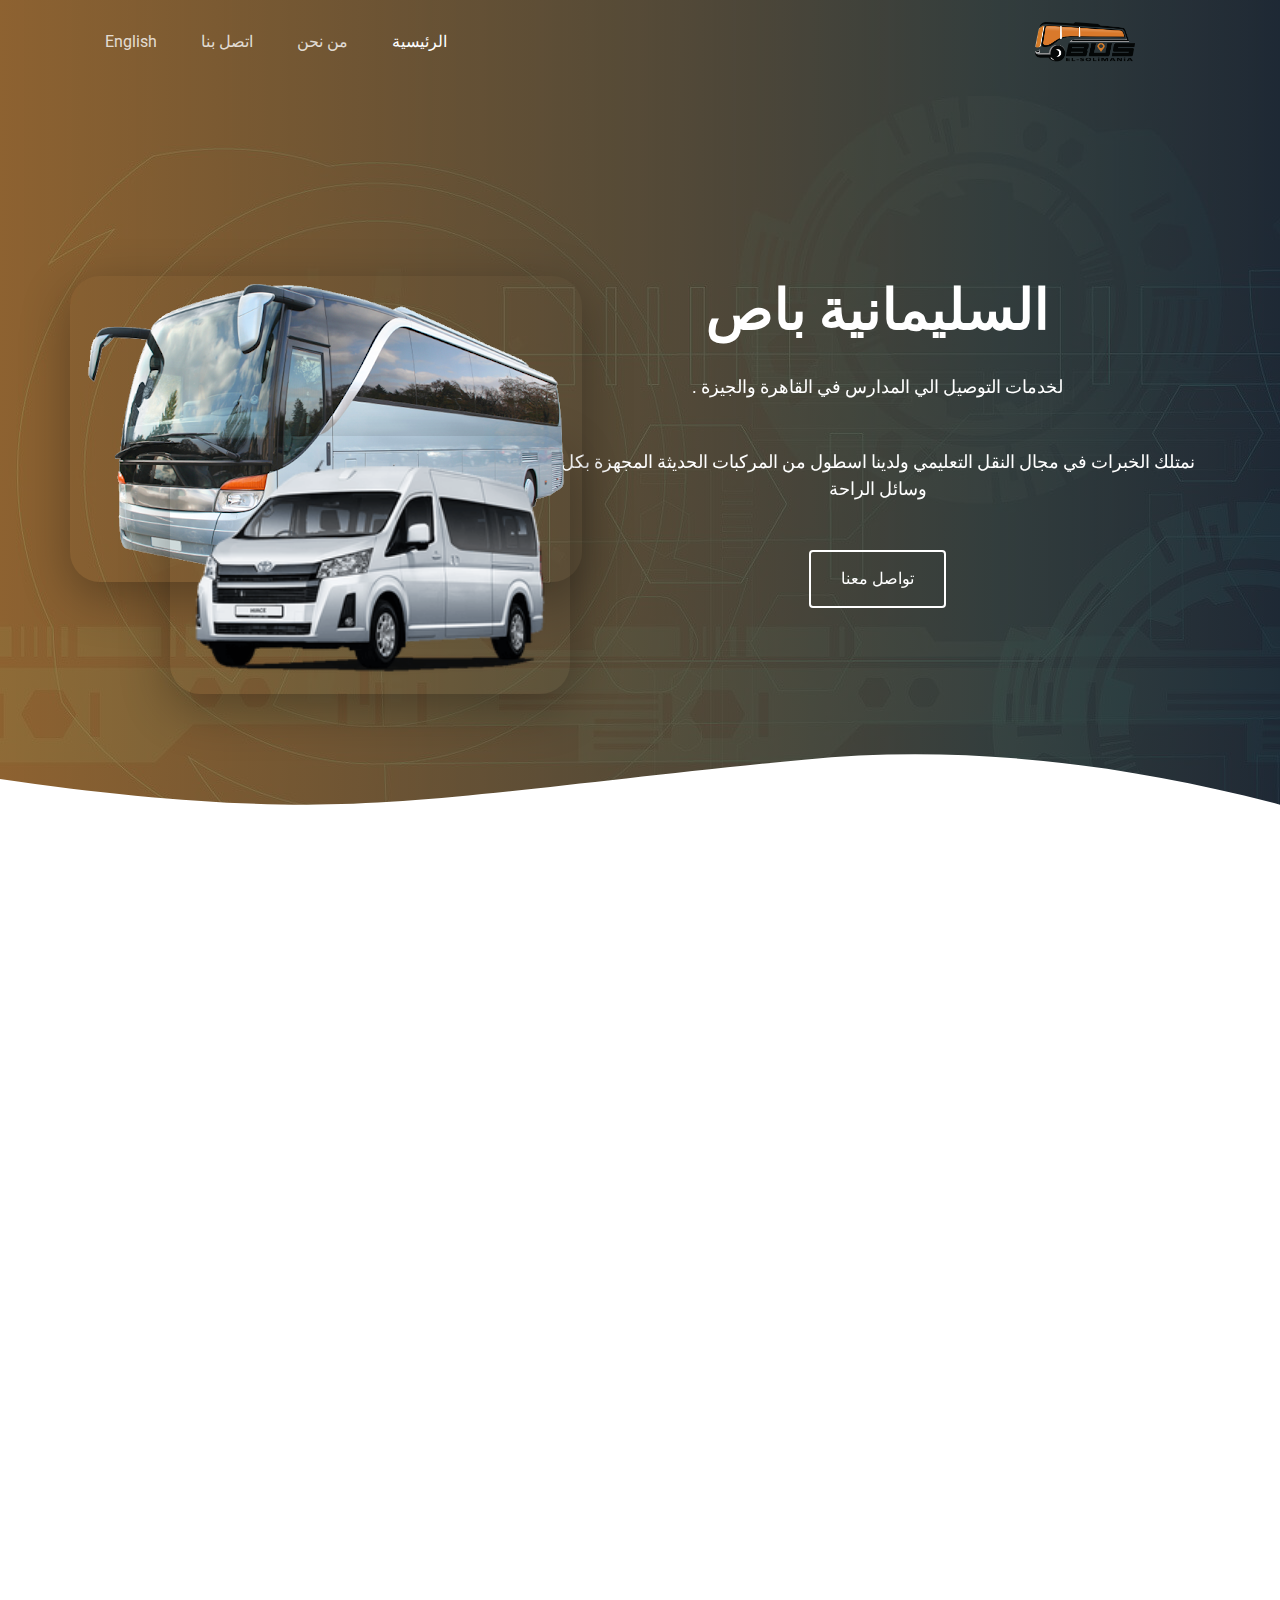
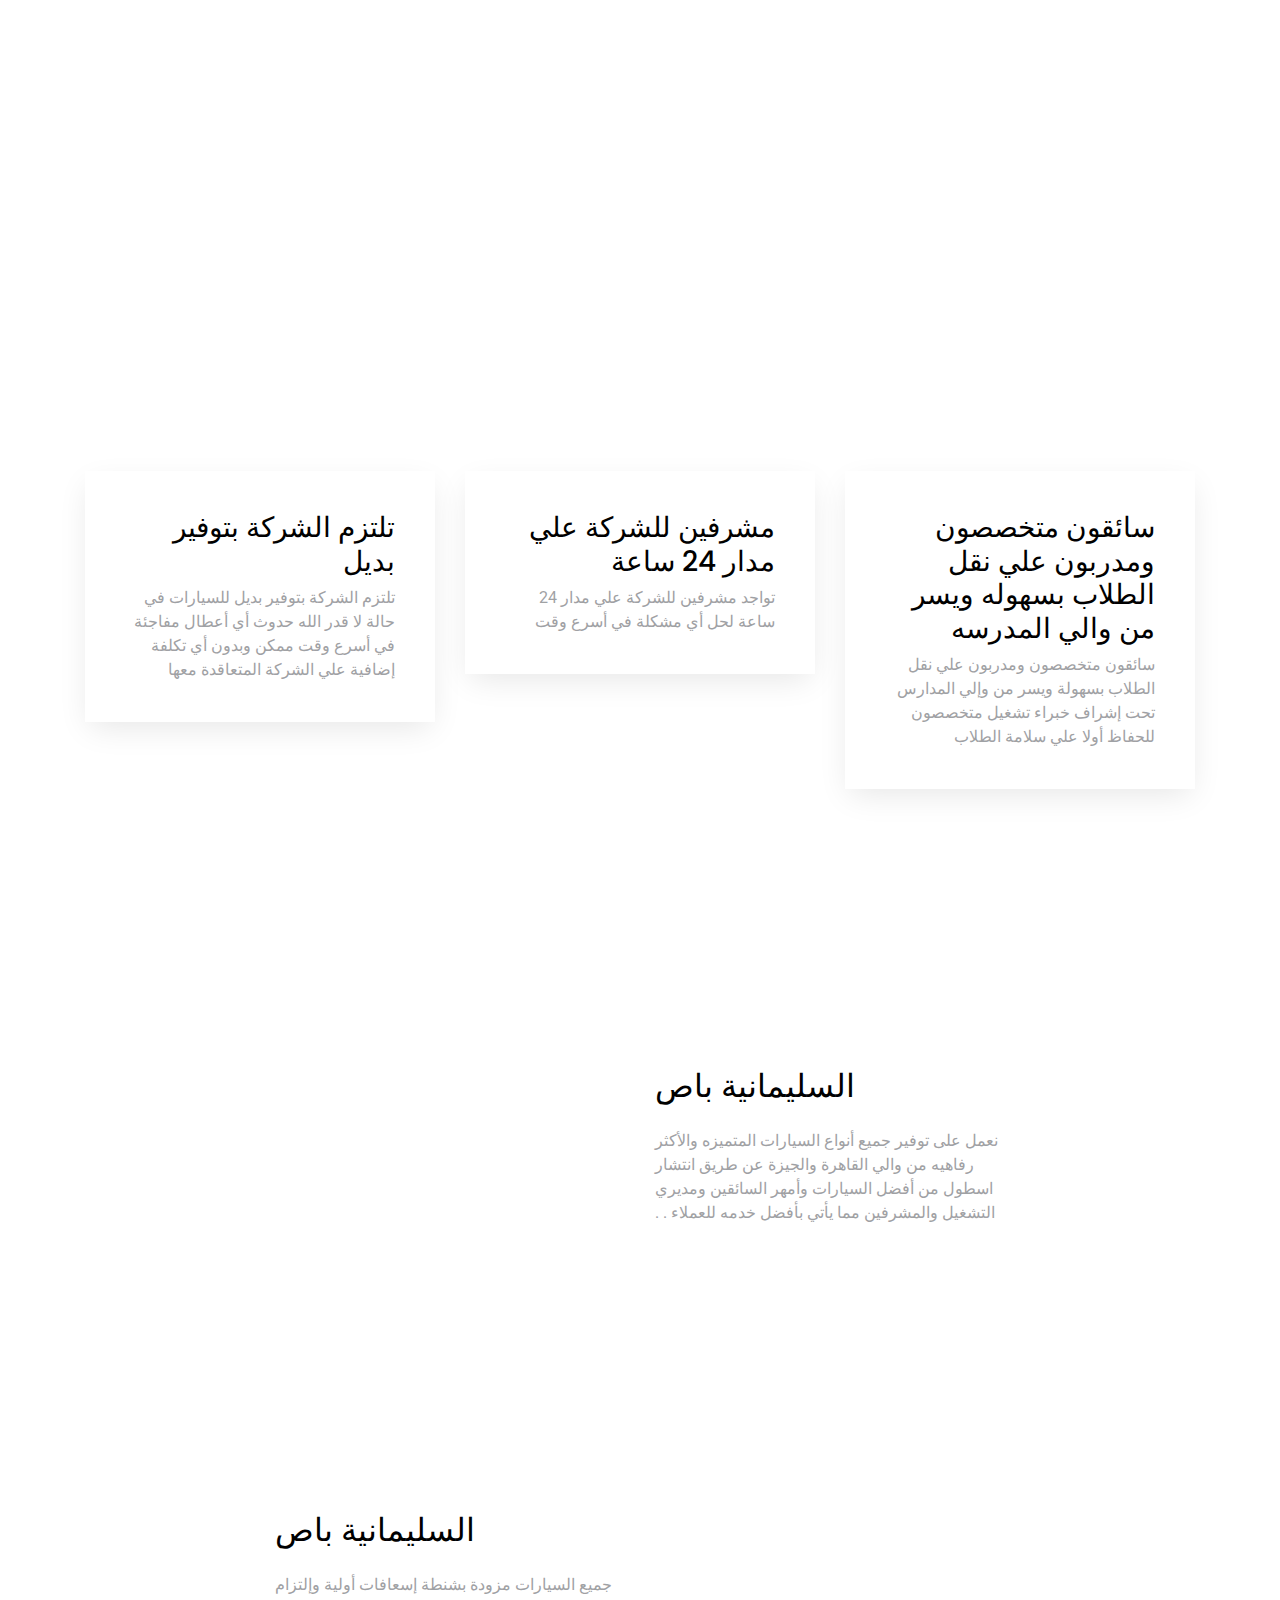
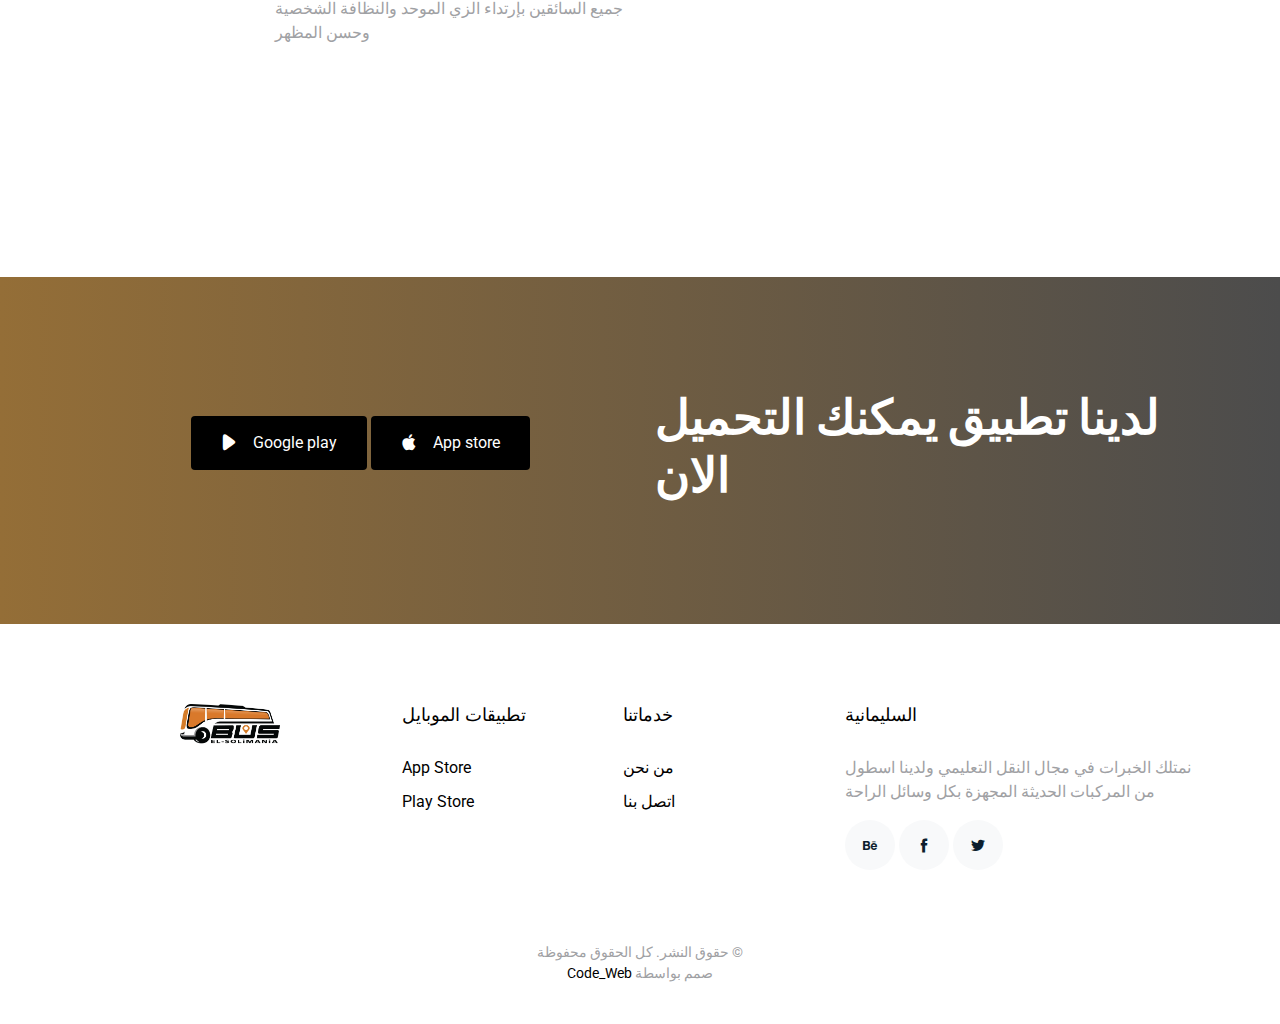
<file: index.html>
<!DOCTYPE html>
<html lang="en" dir="rtl">

<head>
  <meta charset="utf-8">
  <title>elsolimania</title>
  <meta content="width=device-width, initial-scale=1.0" name="viewport">
  <meta content="" name="keywords">
  <meta content="" name="description">

  <!-- Favicons -->
  <link href="" rel="icon">
  <link href="" rel="apple-touch-icon">

  <!-- Google Fonts -->
  <link href="https://fonts.googleapis.com/css?family=Poppins:300,400,700|Roboto:300,400,700&display=swap"
    rel="stylesheet">

  <!-- Bootstrap CSS File -->
  <link href="vendor/bootstrap/css/bootstrap.min.css" rel="stylesheet">

  <!-- Vendor CSS Files -->
  <link href="vendor/icofont/icofont.min.css" rel="stylesheet">
  <link href="vendor/line-awesome/css/line-awesome.min.css" rel="stylesheet">
  <link href="vendor/aos/aos.css" rel="stylesheet">
  <link href="vendor/owlcarousel/assets/owl.carousel.min.css" rel="stylesheet">

  <!-- Template Main CSS File -->
  <link href="css/style.css" rel="stylesheet">

  <!-- =======================================================
    Template Name:  elslmina
  ======================================================= -->
</head>

<body>

  <div class="site-wrap">

    <div class="site-mobile-menu site-navbar-target">
      <div class="site-mobile-menu-header">
        <div class="site-mobile-menu-close mt-3">
          <span class="icofont-close js-menu-toggle"></span>
        </div>
      </div>
      <div class="site-mobile-menu-body"></div>
    </div>

    <header class="site-navbar js-sticky-header site-navbar-target" role="banner">

      <div class="container">
        <div class="row align-items-center">

          <div class="col-6 col-lg-2">
           <a href="index.html"> <img src="./img/logo.png" style="width: 100px;"></a>
            </div>

          <div class="col-12 col-md-10 d-none d-lg-block">
            <nav class="site-navigation position-relative text-lg-left" role="navigation">

              <ul class="site-menu main-menu js-clone-nav mr-auto d-none d-lg-block">
                <li class="active"><a href="index.html" class="nav-link">الرئيسية</a></li>
                <li><a href="./AR/features.html" class="nav-link">من نحن</a></li>

                <li><a href="./AR/contact.php" class="nav-link">اتصل بنا</a></li>
                <li><a href="EN/index.html" class="nav-link">English</a></li>

              </ul>
            </nav>
          </div>

          <div class="col-6 d-inline-block d-lg-none ml-md-0 py-3" style="position: relative; top: 3px;">

            <a href="#" class="burger site-menu-toggle js-menu-toggle" data-toggle="collapse"
              data-target="#main-navbar">
              <span></span>
            </a>
          </div>

        </div>
      </div>

    </header>

    <main id="main">    
      <div class="hero-section">
        <div class="wave">

          <svg width="100%" height="355px" viewBox="0 0 1920 355" version="1.1" xmlns="http://www.w3.org/2000/svg"
            xmlns:xlink="http://www.w3.org/1999/xlink">
            <g id="Page-1" stroke="none" stroke-width="1" fill="none" fill-rule="evenodd">
              <g id="Apple-TV" transform="translate(0.000000, -402.000000)" fill="#FFFFFF">
                <path
                  d="M0,439.134243 C175.04074,464.89273 327.944386,477.771974 458.710937,477.771974 C654.860765,477.771974 870.645295,442.632362 1205.9828,410.192501 C1429.54114,388.565926 1667.54687,411.092417 1920,477.771974 L1920,757 L1017.15166,757 L0,757 L0,439.134243 Z"
                  id="Path"></path>
              </g>
            </g>
          </svg>
        </div>

        <div class="container">
          <div class="row align-items-center">
            <div class="col-12 hero-text-image">
              <div class="row">
                <div class="col-lg-7 text-center text-lg-Right">
                  <h1 data-aos="fade-right">السليمانية باص</h1>
                  <p class="mb-5" data-aos="fade-right" data-aos-delay="100"> لخدمات التوصيل  الي المدارس في القاهرة والجيزة .</p>
                  <p class="mb-5" data-aos="fade-right" data-aos-delay="100"> نمتلك الخبرات في مجال النقل التعليمي  ولدينا اسطول  من المركبات الحديثة المجهزة  بكل وسائل الراحة</p>

                  <p data-aos="fade-right" data-aos-delay="200" data-aos-offset="-500"><a href="https://api.whatsapp.com/send?phone=201022062385"
                      class="btn btn-outline-white">تواصل معنا </a></p>
                </div>
                <div class="col-lg-5 iphone-wrap">
                  <img src="img/phone_1.png" alt="Image" class="phone-1" data-aos="fade-right">
                  <img src="img/phone_2.png" alt="Image" class="phone-2" data-aos="fade-right" data-aos-delay="200">
                </div>
              </div>
            </div>
          </div>
        </div>

      </div>

      <div class="site-section">
        <div class="container">

          <div class="row justify-content-center text-center mb-5">
            <div class="col-md-5" data-aos="fade-up">
              <h4 class="section-heading">السليمانية لخدمات نقل المدارس</h4>
            </div>
          </div>

          <div class="row">
            <div class="col-md-4" data-aos="fade-up" data-aos-delay="">
              <div class="feature-1 text-center">
                <div class="wrap-icon icon-1">
                  <span class="icon la la-users"></span>
                </div>
                <h3 class="mb-3">الالتزام </h3>
                <p>نلتزم بجدول المواعيد المتفق عليها   </p>
              </div>
            </div>
            <div class="col-md-4" data-aos="fade-up" data-aos-delay="100">
              <div class="feature-1 text-center">
                <div class="wrap-icon icon-1">
                  <span class="icon la la-toggle-off"></span>
                </div>
                
                <h3 class="mb-3">الامان التام </h3>
                <p>بتوفير السائقين الماهرين والصيانة المستمرة تكون خدمتكم امنة تماما    </p>
              </div>
            </div>
            
            <div class="col-md-4" data-aos="fade-up" data-aos-delay="200">
              <div class="feature-1 text-center">
                <div class="wrap-icon icon-1">
                  <span class="icon la la-umbrella"></span>
                </div>
                <h3 class="mb-3">احدث الموديلات</h3>
                <p>نتشرف بتوفير احدث موديلات سيارات نقل الموظفين </p>
              </div>
            </div>
          </div>

        </div>
      </div> <!-- .site-section -->

      <div class="site-section">
        <div class="container">
          <div class="row justify-content-center text-center mb-5" data-aos="fade">
            <div class="col-md-6 mb-5">
              <img src="img/serves.jpg" alt="Image" class="img-fluid">
            </div>
          </div>

          <div class="row text-right">
            <div class="col-md-4 ">
              <div class="step">
                <h3>  سائقون متخصصون ومدربون علي نقل الطلاب بسهوله ويسر من والي المدرسه  </h3>
                <p>سائقون متخصصون ومدربون علي نقل الطلاب  بسهولة ويسر من وإلي  المدارس  تحت إشراف خبراء تشغيل متخصصون للحفاظ أولا علي سلامة الطلاب                 </p>
              </div>
            </div>

            <div class="col-md-4 ">
              <div class="step">
                <h3>مشرفين للشركة علي مدار 24 ساعة</h3>
                <p>تواجد مشرفين للشركة علي مدار 24 ساعة لحل أي مشكلة في أسرع وقت  </p>
              </div>
            </div>

            <div class="col-md-4 " >
              <div class="step">
                <h3>تلتزم الشركة بتوفير بديل </h3>
                <p>تلتزم الشركة بتوفير بديل للسيارات في حالة لا قدر الله حدوث أي أعطال مفاجئة في أسرع وقت ممكن وبدون أي تكلفة إضافية علي الشركة المتعاقدة معها

                </p>
              </div>
            </div>
          </div>
        </div>

      </div> <!-- .site-section -->

      <div class="site-section pb-0">
        <div class="container">
          <div class="row align-items-center">
            <div class="col-md-4 mr-auto" style="margin-left:'auto' ">
              <h2 class="mb-4"> السليمانية باص </h2>
              <p class="mb-4">نعمل على توفير جميع أنواع السيارات المتميزه
                 والأكثر رفاهيه من والي  القاهرة والجيزة  عن طريق 
                انتشار اسطول من أفضل السيارات وأمهر السائقين ومديري
                 التشغيل والمشرفين مما يأتي بأفضل خدمه للعملاء .

                .</p>
                <p data-aos="fade-" data-aos-delay="200" data-aos-offset="-500"><a href="https://api.whatsapp.com/send?phone=201022062385"
                  class="btn btn-outline-black" style="background: rgb(197, 130, 28);">تواصل معنا </a></p>            </div>
            <div class="col-md-6" data-aos="fade-">
              <img src="img/person_3.jpg" alt="Image" class="img-fluid">
            </div>
          </div>
        </div>

      </div> <!-- .site-section -->

      <div class="site-section">

        <div class="container">
          <div class="row align-items-center">
            <div class="col-md-4 ml-auto order-2">
              <h2 class="mb-4">السليمانية باص</h2>
              <p class="mb-4"> جميع السيارات مزودة بشنطة إسعافات أولية
                وإلتزام جميع السائقين بإرتداء الزي الموحد والنظافة الشخصية وحسن المظهر
              </p>
                <p data-aos="fade-" data-aos-delay="200" data-aos-offset="-500"><a href="https://api.whatsapp.com/send?phone=201022062385"
                  class="btn btn-outline-black" style="background: rgb(223, 141, 18);">تواصل معنا </a></p>             </div>
            <div class="col-md-6" data-aos="fade-">
              <img src="img/person_2.jpg" alt="Image" class="img-fluid">
            </div>
          </div>
        </div>
      </div> <!-- .site-section -->
      <div class="site-section cta-section">
        <div class="container">
          <div class="row align-items-center">
            <div class="col-md-6 ml-auto text-center text-md-left mb-5 mb-md-0">
              <h2>لدينا تطبيق يمكنك التحميل  الان </h2>
            </div>
            <div class="col-md-5 text-center text-md-right">
              <p><a href="#" class="btn"><span class="icofont-brand-apple mr-3"></span>App store</a>
               <a href="#"
                  class="btn"><span class="icofont-ui-play mr-3"></span>Google play</a></p>
            </div>
          </div>
        </div>
      </div>

    </main>
    <footer class="footer" role="contentinfo">
      <div class="container">
        <div class="row">
          <div class="col-md-4 mb-4 mb-md-0">
            <h3>السليمانية</h3>

            <p>  نمتلك الخبرات في مجال النقل التعليمي ولدينا اسطول من المركبات الحديثة المجهزة بكل وسائل الراحة
            </p>

            <p class="social">
              <a href="https://api.whatsapp.com/send?phone=201022062385"><span class="icofont-twitter"></span></a>
              <a href="https://www.facebook.com/schoolbus6/?_rdc=1&_rdr"><span class="icofont-facebook"></span></a>
              <a href="https://api.whatsapp.com/send?phone=201022062385"><span class="icofont-behance"></span></a>
            </p>

          </div>
          <div class="col-md-7 ml-auto">
            <div class="row site-section pt-0">
            
              <div class="col-md-4 mb-4 mb-md-0">
                <h3>خدماتنا </h3>
                <ul class="list-unstyled">
                  <li><a href="./AR/features.html">من نحن </a></li>
                  <li><a href="./AR/contact.php">اتصل بنا</a></li>
                </ul>
              </div>

              <div class="col-md-4 mb-4 mb-md-0">
                <h3>تطبيقات الموبايل </h3>
                <ul class="list-unstyled">
                  <li><a href="#"> App Store</a></li>
                  <li><a href="#"> Play Store</a></li>
                </ul>
              </div>

              <div class="col-md-4 mb-4 mb-md-0">
                <a href="index.html"> <img src="./img/logo.png" style="width: 100px;">  </a> 
              </div>
            </div>
          </div>
        </div>

      
        <div class="row justify-content-center text-center">
          <div class="col-md-7">
            <p class="copyright">&copy;  حقوق النشر. كل الحقوق محفوظة</p>
            <div class="credits">
            
            صمم بواسطة <a href="https://cutt.us/9WnAB">Code_Web</a>
            </div>
          </div>
        </div>

      </div>
    </footer>
  </div> <!-- .site-wrap -->

  <a href="#" class="back-to-top"><i class="icofont-simple-up"></i></a>

  <!-- Vendor JS Files -->
  
    <script src="vendor/jquery/jquery.min.js"></script>
    <script src="vendor/jquery/jquery-migrate.min.js"></script>
    <script src="vendor/bootstrap/js/bootstrap.min.js"></script>
    <script src="vendor/easing/easing.min.js"></script>
    <script src="vendor/php-email-form/validate.js"></script>
    <script src="vendor/sticky/sticky.js"></script>
    <script src="vendor/aos/aos.js"></script>
    <script src="vendor/owlcarousel/owl.carousel.min.js"></script>

  <!-- Template Main JS File -->
  <script src="js/main.js"></script>

</body>

</html>
</file>
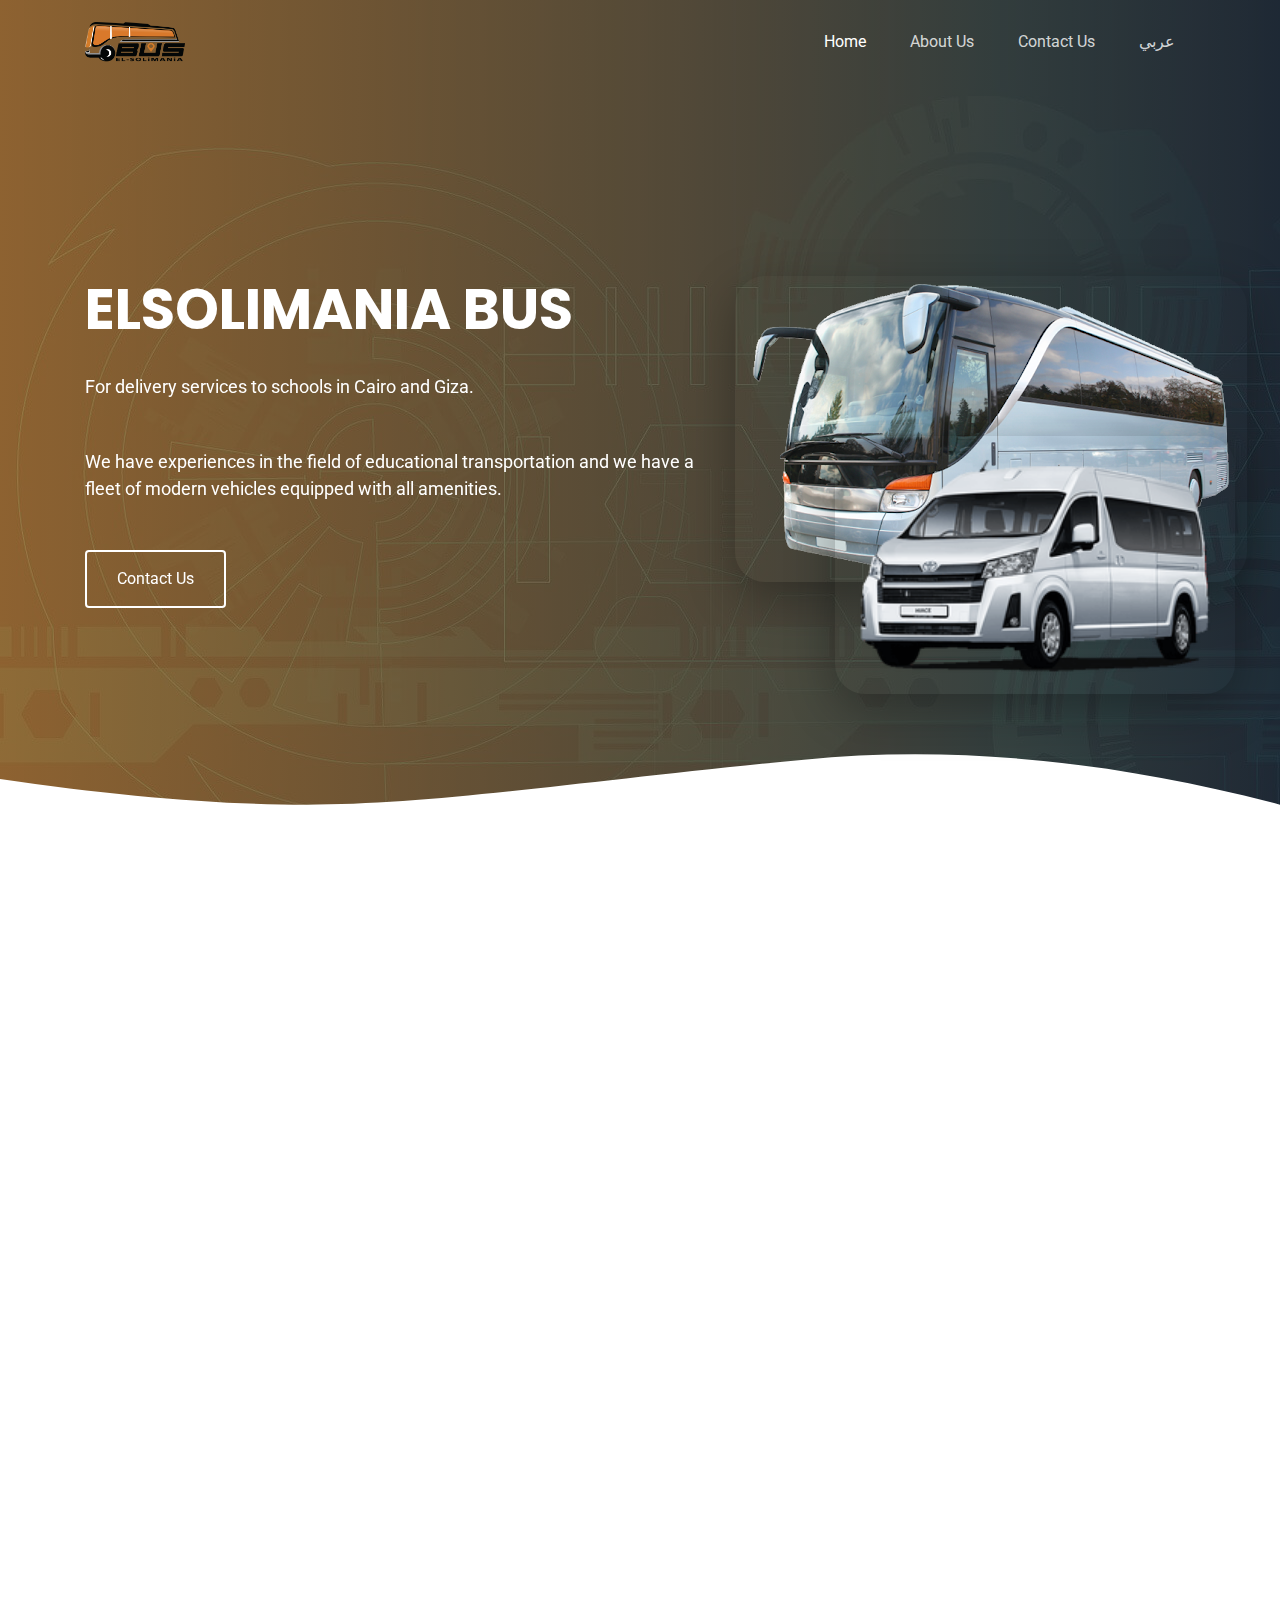
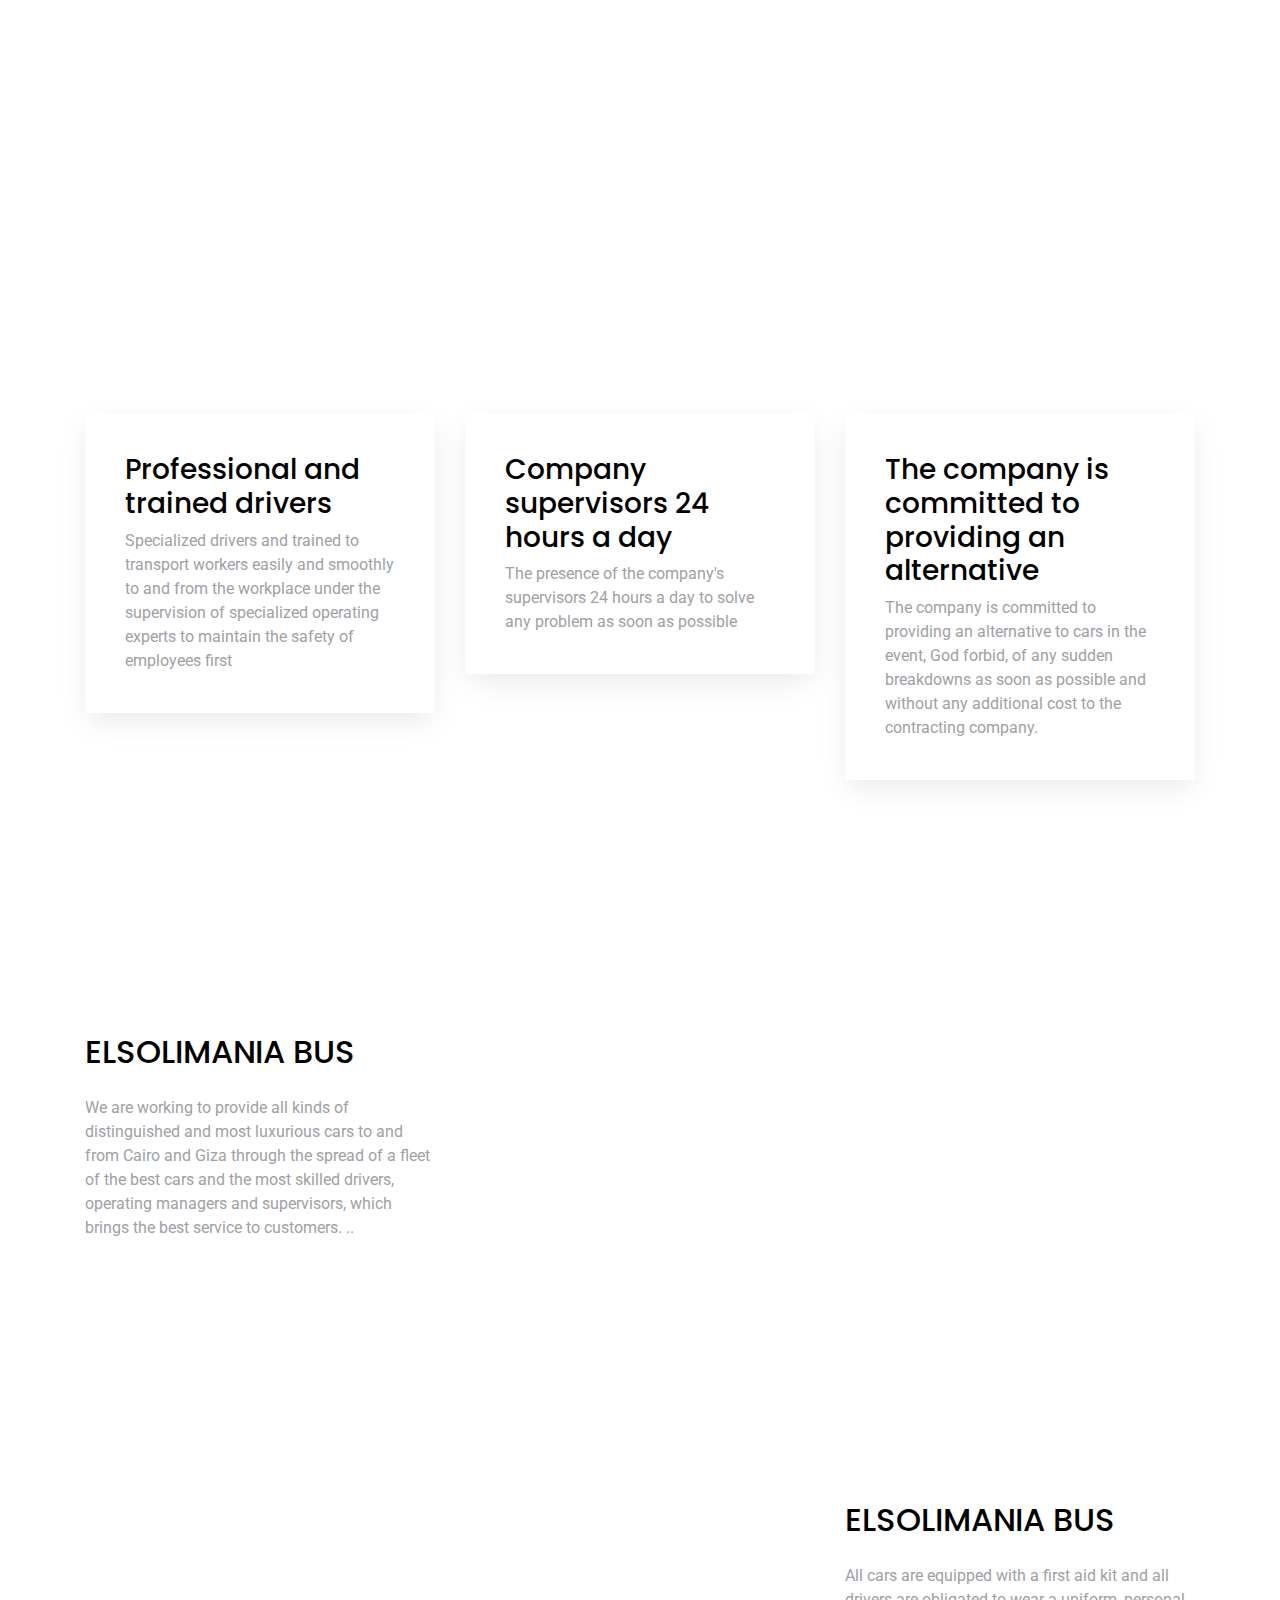
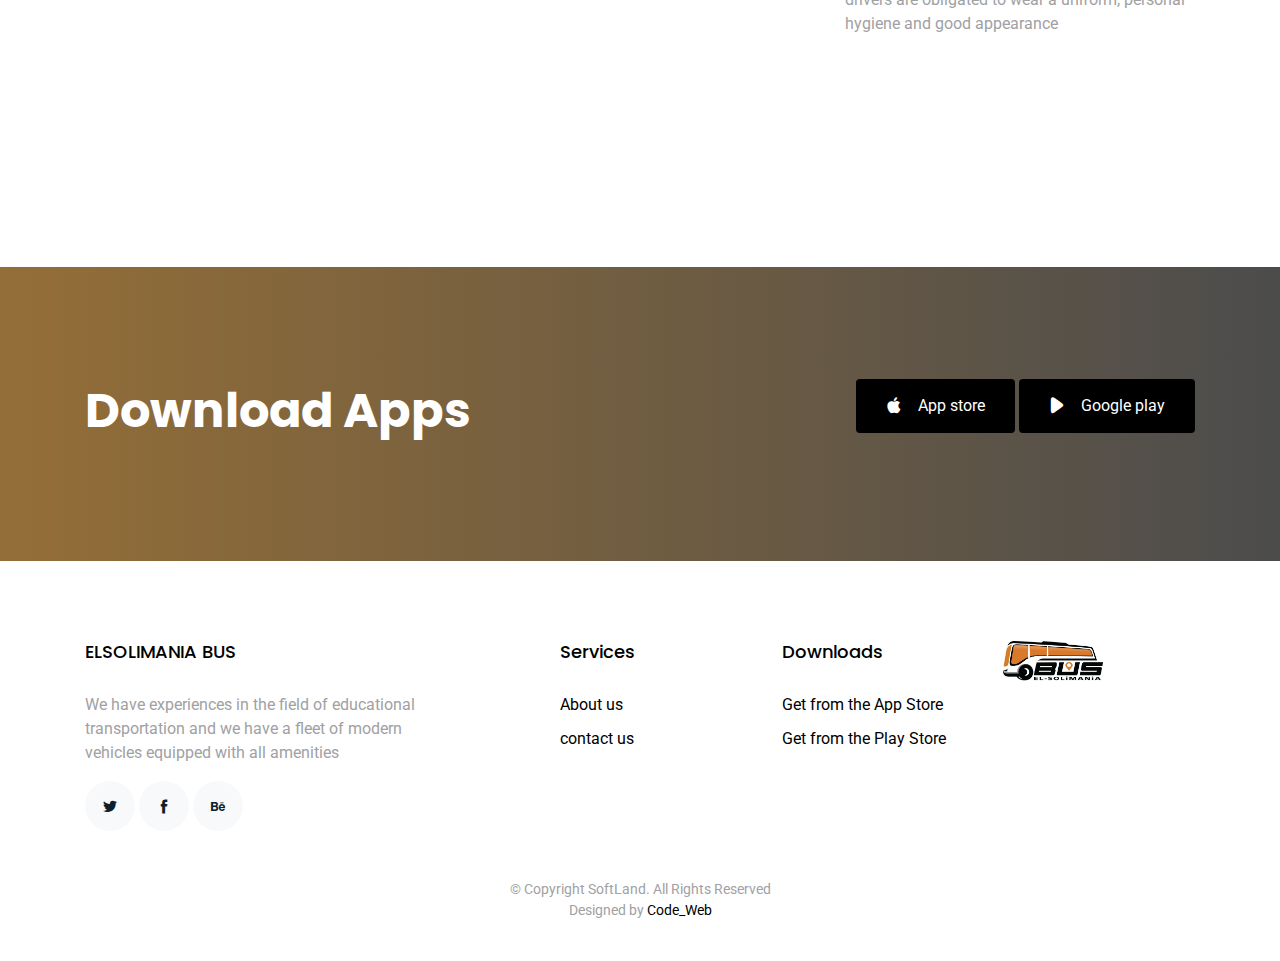
<file: EN/index.html>
<!DOCTYPE html>
<html lang="en">

<head>
  <meta charset="utf-8">
  <title>elsolimania</title>
  <meta content="width=device-width, initial-scale=1.0" name="viewport">
  <meta content="" name="keywords">
  <meta content="" name="description">

  <!-- Favicons -->
  <link href="" rel="icon">
  <link href="" rel="apple-touch-icon">

  <!-- Google Fonts -->
  <link href="https://fonts.googleapis.com/css?family=Poppins:300,400,700|Roboto:300,400,700&display=swap"
    rel="stylesheet">

  <!-- Bootstrap CSS File -->
  <link href="../vendor/bootstrap/css/bootstrap.min.css" rel="stylesheet">

  <!-- Vendor CSS Files -->
  <link href="../vendor/icofont/icofont.min.css" rel="stylesheet">
  <link href="../vendor/line-awesome/css/line-awesome.min.css" rel="stylesheet">
  <link href="../vendor/aos/aos.css" rel="stylesheet">
  <link href="../vendor/owlcarousel/assets/owl.carousel.min.css" rel="stylesheet">

  <!-- Template Main CSS File -->
  <link href="../css/style.css" rel="stylesheet">

  <!-- =======================================================
    Template Name:  elslmina
  ======================================================= -->
</head>

<body>

  <div class="site-wrap">

    <div class="site-mobile-menu site-navbar-target">
      <div class="site-mobile-menu-header">
        <div class="site-mobile-menu-close mt-3">
          <span class="icofont-close js-menu-toggle"></span>
        </div>
      </div>
      <div class="site-mobile-menu-body"></div>
    </div>

    <header class="site-navbar js-sticky-header site-navbar-target" role="banner">

      <div class="container">
        <div class="row align-items-center">

          <div class="col-6 col-lg-2">
            <a href="index.html">   <img src="../img/logo.png" style="width: 100px;">  </a>
          </div>

          <div class="col-12 col-md-10 d-none d-lg-block">
            <nav class="site-navigation position-relative text-right" role="navigation">

              <ul class="site-menu main-menu js-clone-nav mr-auto d-none d-lg-block">
                <li class="active"><a href="index.html" class="nav-link">Home</a></li>
                <li><a href="../EN/features.html" class="nav-link">About Us</a></li>

                <li><a href="../EN/contact.php" class="nav-link">Contact Us</a></li>
                <li><a href="../index.html" class="nav-link">عربي</a></li>

              </ul>
            </nav>
          </div>

          <div class="col-6 d-inline-block d-lg-none ml-md-0 py-3" style="position: relative; top: 3px;">

            <a href="#" class="burger site-menu-toggle js-menu-toggle" data-toggle="collapse"
              data-target="#main-navbar">
              <span></span>
            </a>
          </div>

        </div>
      </div>

    </header>

    <main id="main">
      <div class="hero-section">
        <div class="wave">

          <svg width="100%" height="355px" viewBox="0 0 1920 355" version="1.1" xmlns="http://www.w3.org/2000/svg"
            xmlns:xlink="http://www.w3.org/1999/xlink">
            <g id="Page-1" stroke="none" stroke-width="1" fill="none" fill-rule="evenodd">
              <g id="Apple-TV" transform="translate(0.000000, -402.000000)" fill="#FFFFFF">
                <path
                  d="M0,439.134243 C175.04074,464.89273 327.944386,477.771974 458.710937,477.771974 C654.860765,477.771974 870.645295,442.632362 1205.9828,410.192501 C1429.54114,388.565926 1667.54687,411.092417 1920,477.771974 L1920,757 L1017.15166,757 L0,757 L0,439.134243 Z"
                  id="Path"></path>
              </g>
            </g>
          </svg>

        </div>

        <div class="container">
          <div class="row align-items-center">
            <div class="col-12 hero-text-image">
              <div class="row">
                <div class="col-lg-7 text-center text-lg-left">
                  <h1 data-aos="fade-right">ELSOLIMANIA BUS</h1>
                  <p class="mb-5" data-aos="fade-right" data-aos-delay="100">For delivery services to schools in Cairo and Giza.</p>

                  <p class="mb-5" data-aos="fade-right" data-aos-delay="100">We have experiences in the field of educational transportation and we have a fleet of modern vehicles equipped with all amenities.</p>

                  <p data-aos="fade-right" data-aos-delay="200" data-aos-offset="-500"><a href="https://api.whatsapp.com/send?phone=201022062385"
                      class="btn btn-outline-white">Contact Us</a></p>
                </div>
                <div class="col-lg-5 iphone-wrap">
                  <img src="../img/phone_1.png" alt="Image" class="phone-1" data-aos="fade-right">
                  <img src="../img/phone_2.png" alt="Image" class="phone-2" data-aos="fade-right" data-aos-delay="200">
                </div>
              </div>
            </div>
          </div>
        </div>

      </div>

      <div class="site-section">
        <div class="container">

          <div class="row justify-content-center text-center mb-5">
            <div class="col-md-5" data-aos="fade-up">
              <h2 class="section-heading">ELSOLIMANIA BUS</h2>
            </div>
          </div>

          <div class="row">
            <div class="col-md-4" data-aos="fade-up" data-aos-delay="">
              <div class="feature-1 text-center">
                <div class="wrap-icon icon-1">
                  <span class="icon la la-users"></span>
                </div>
                <h3 class="mb-3">Commitment</h3>
                <p>We adhere to the agreed schedule</p>
              </div>
            </div>

            <div class="col-md-4" data-aos="fade-up" data-aos-delay="100">
              <div class="feature-1 text-center">
                <div class="wrap-icon icon-1">
                  <span class="icon la la-toggle-off"></span>
                </div>
                <h3 class="mb-3">complete safety</h3>
                <p>By providing skilled drivers and continuous maintenance, your service will be completely safe</p>
              </div>
            </div>
            <div class="col-md-4" data-aos="fade-up" data-aos-delay="200">
              <div class="feature-1 text-center">
                <div class="wrap-icon icon-1">
                  <span class="icon la la-umbrella"></span>
                </div>
                <h3 class="mb-3">latest models</h3>
                <p>We are honored to provide the latest models of employee transport vehicles</p>
              </div>
            </div>
          </div>
        </div>
      </div> <!-- .site-section -->

      <div class="site-section">
        <div class="container">
          <div class="row justify-content-center text-center mb-5" data-aos="fade">
            <div class="col-md-6 mb-5">
              <img src="../img/serves.jpg" alt="Image" class="img-fluid">
            </div>
          </div>

          <div class="row">
            <div class="col-md-4">
              <div class="step">
                <h3>Professional and trained drivers</h3>
                <p>Specialized drivers and trained to transport workers easily
                   and smoothly to and from the workplace under 
                  the supervision of specialized operating experts 
                  to maintain the safety of employees first</p>
              </div>
            </div>
            <div class="col-md-4">
              <div class="step">
                <h3>Company supervisors 24 hours a day</h3>
                <p>The presence of the company's supervisors 24 hours a day to solve any problem as soon as possible</p>
              </div>
            </div>
            <div class="col-md-4">
              <div class="step">
                <h3>The company is committed to providing an alternative</h3>
                <p>The company is committed to providing an alternative to cars in the event, God forbid,
                   of any sudden breakdowns
                   as soon as possible and without any additional cost to the contracting company.</p>
              </div>
            </div>
          </div>
        </div>
      </div> <!-- .site-section -->



      <div class="site-section pb-0">
        <div class="container">
          <div class="row align-items-center">
            <div class="col-md-4 mr-auto">
              <h2 class="mb-4">ELSOLIMANIA BUS</h2>
              <p class="mb-4">We are working to provide all kinds of distinguished and most luxurious 
                cars to and from Cairo and Giza through the spread of a fleet of the best cars and 
                the most skilled drivers,
                 operating managers and supervisors, which brings the best service to customers. ..</p>
                 <p data-aos="fade-" data-aos-delay="200" data-aos-offset="-500"><a href="https://api.whatsapp.com/send?phone=201022062385"
                  class="btn btn-outline-black" style="background: rgb(197, 130, 28);">Contact Us </a></p>            </div>
            <div class="col-md-6" data-aos="fade-">
              <img src="../img/person_3.jpg" alt="Image" class="img-fluid">
            </div>
          </div>
        </div>
      </div> <!-- .site-section -->

      <div class="site-section">
        <div class="container">
          <div class="row align-items-center">
            <div class="col-md-4 ml-auto order-2">
              <h2 class="mb-4">ELSOLIMANIA BUS</h2>
              <p class="mb-4">All cars are equipped with a first aid kit and all
                drivers are obligated to wear a uniform, personal hygiene and good appearance</p>
                <p data-aos="fade-" data-aos-delay="200" data-aos-offset="-500"><a href="https://api.whatsapp.com/send?phone=201022062385"
                  class="btn btn-outline-black" style="background: rgb(197, 130, 28);">Contact Us </a></p>            </div>
            <div class="col-md-6" data-aos="fade">
              <img src="../img/person_2.jpg" alt="Image" class="img-fluid">
            </div>
          </div>
        </div>
      </div>
      <!-- .site-section -->


      <div class="site-section cta-section">
        <div class="container">
          <div class="row align-items-center">
            <div class="col-md-6 mr-auto text-center text-md-left mb-5 mb-md-0">
              <h2> Download  Apps</h2>
            </div>
            <div class="col-md-5 text-center text-md-right">
              <p><a href="#" class="btn"><span class="icofont-brand-apple mr-3"></span>App store</a> <a href="#"
                  class="btn"><span class="icofont-ui-play mr-3"></span>Google play</a></p>
            </div>
          </div>
        </div>
      </div>

    </main>
    <footer class="footer" role="contentinfo">
      <div class="container">
        <div class="row">
          <div class="col-md-4 mb-4 mb-md-0">
            <h3>ELSOLIMANIA BUS</h3>
            <p>We have experiences in the field of educational transportation
               and we have a fleet of modern vehicles equipped with all amenities</p>
            <p class="social">
              <a href="https://api.whatsapp.com/send?phone=201022062385"><span class="icofont-twitter"></span></a>
              <a href="#"><span class="icofont-facebook"></span></a>
              <a href="https://api.whatsapp.com/send?phone=201022062385"><span class="icofont-behance"></span></a>
            </p>
          </div>
          <div class="col-md-7 ml-auto">
            <div class="row site-section pt-0">
            
              <div class="col-md-4 mb-4 mb-md-0">
                <h3>Services</h3>
                <ul class="list-unstyled">
                  <li><a href="./features.html">About us</a></li>
                  <li><a href="./contact.php">contact us</a></li>
                </ul>
              </div>
              <div class="col-md-4 mb-4 mb-md-0">
                <h3>Downloads</h3>
                <ul class="list-unstyled">
                  <li><a href="#">Get from the App Store</a></li>
                  <li><a href="#">Get from the Play Store</a></li>
                </ul>
              </div>

              <div class="col-md-4 mb-4 mb-md-0">
                <a href="index.html">   <img src="../img/logo.png" style="width: 100px;">  </a>

              </div>

            </div>
          </div>
        </div>

        <div class="row justify-content-center text-center">
          <div class="col-md-7">
            <p class="copyright">&copy; Copyright SoftLand. All Rights Reserved</p>
            <div class="credits">
            
              Designed by <a href="https://cutt.us/9WnAB">Code_Web</a>
            </div>
          </div>
        </div>

      </div>
    </footer>
  </div> <!-- .site-wrap -->

  <a href="#" class="back-to-top"><i class="icofont-simple-up"></i></a>

  <!-- Vendor JS Files -->
  <script src="../vendor/jquery/jquery.min.js"></script>
  <script src="../vendor/jquery/jquery-migrate.min.js"></script>
  <script src="../vendor/bootstrap/js/bootstrap.min.js"></script>
  <script src="../vendor/easing/easing.min.js"></script>
  <script src="../vendor/php-email-form/validate.js"></script>
  <script src="../vendor/sticky/sticky.js"></script>
  <script src="../vendor/aos/aos.js"></script>
  <script src="../vendor/owlcarousel/owl.carousel.min.js"></script>

  <!-- Template Main JS File -->
  <script src="../js/main.js"></script>

</body>

</html>
</file>
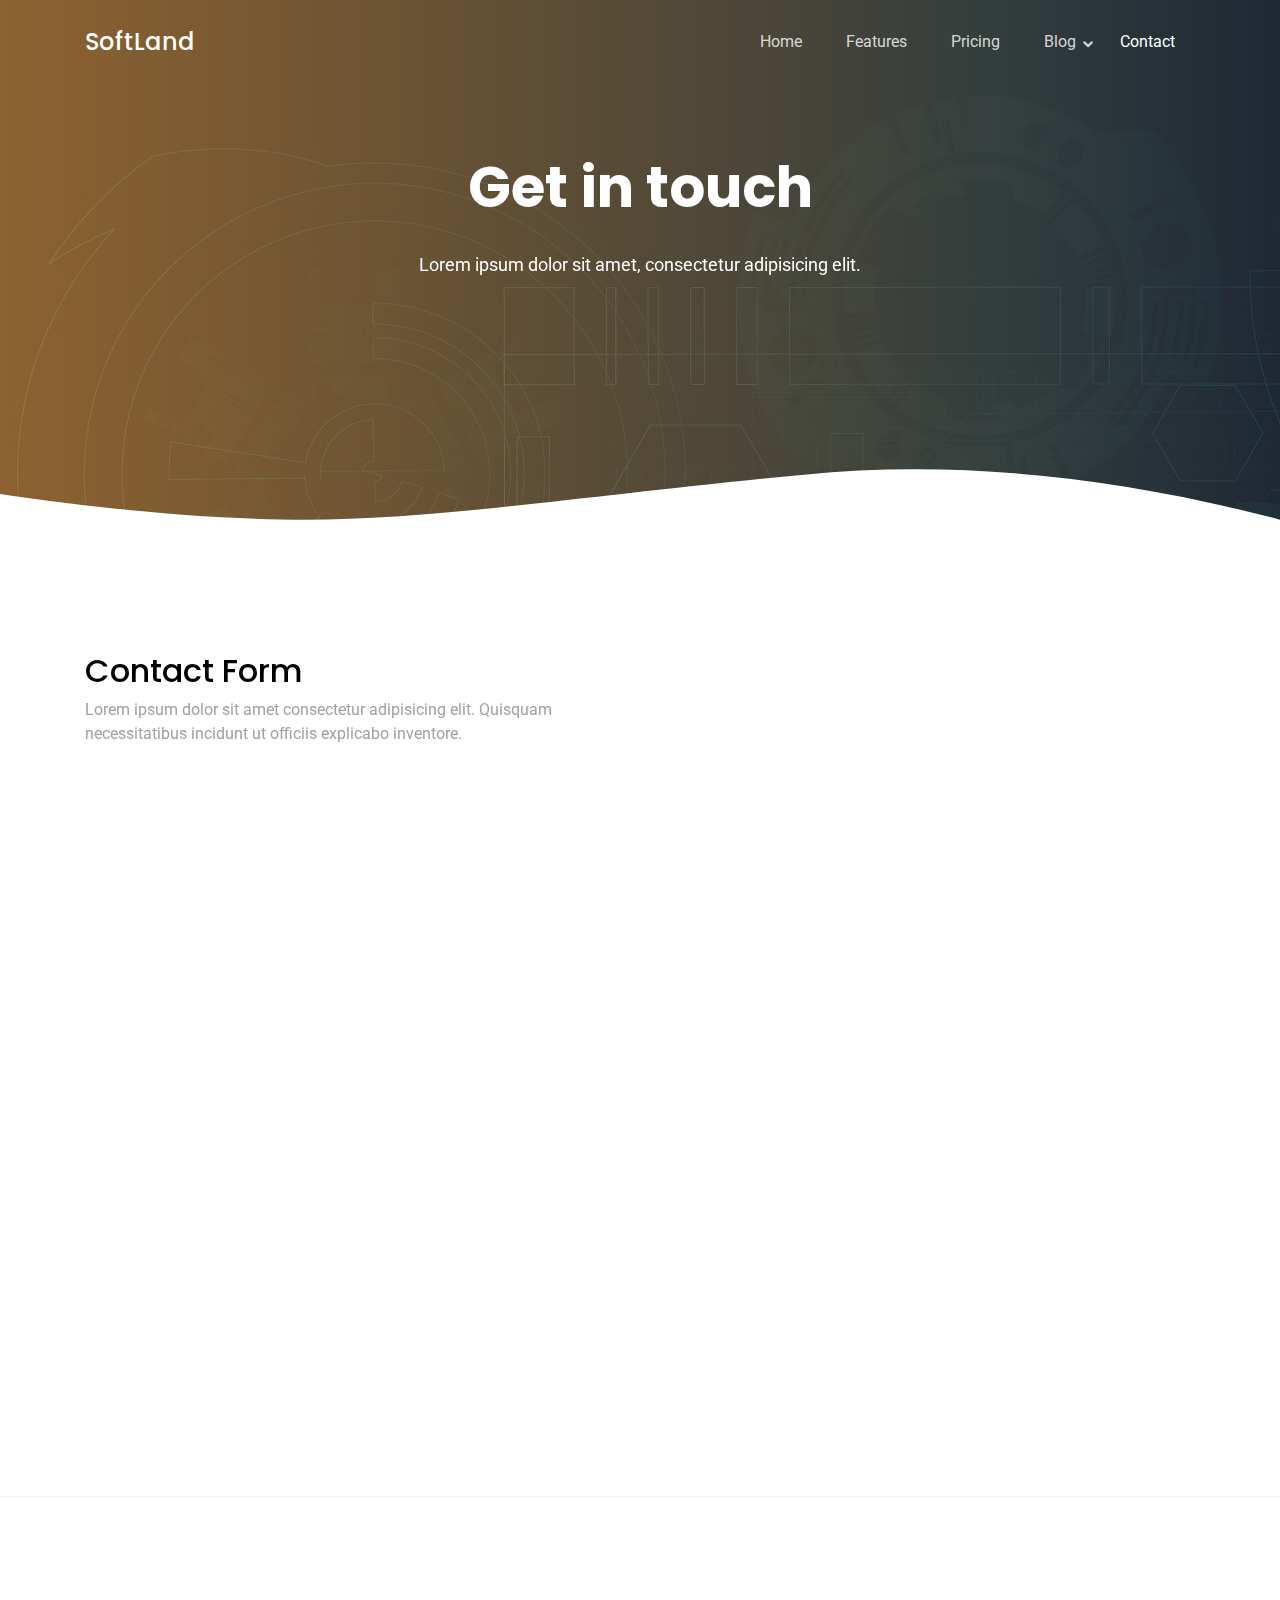
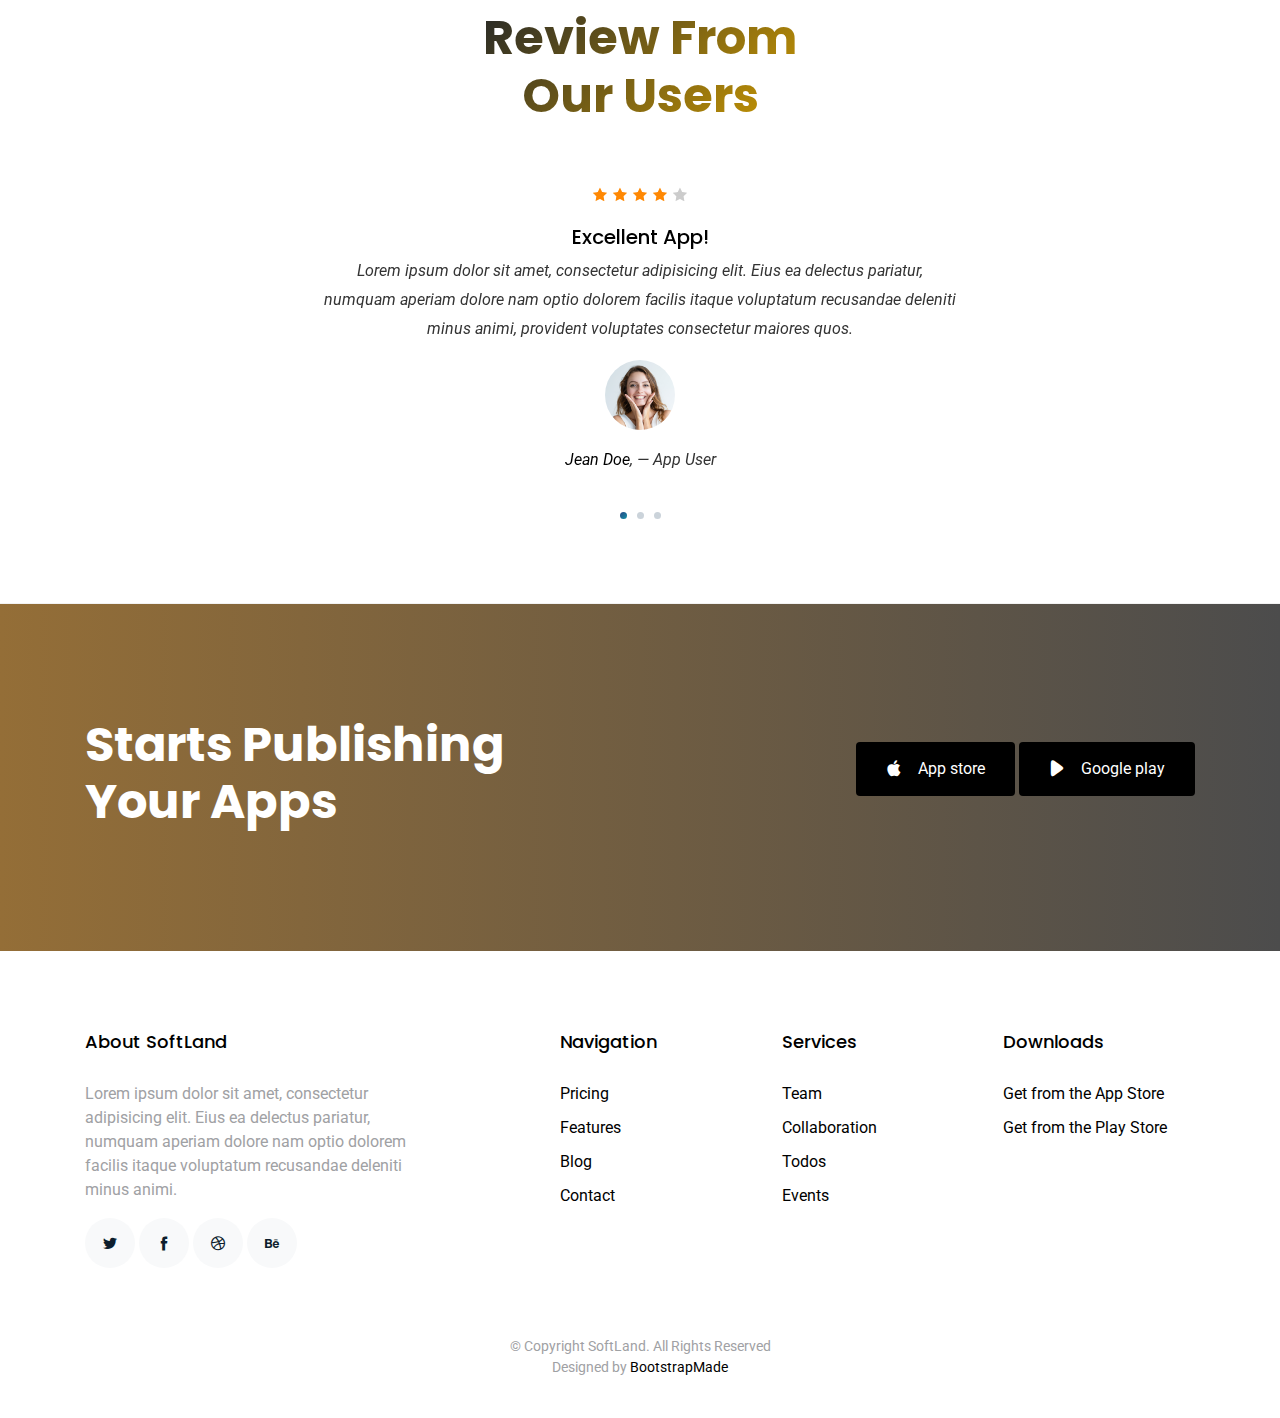
<file: contact.html>
<!DOCTYPE html>
<html lang="en">
<head>
  <meta charset="utf-8">
  <title>Contact - SoftLand</title>
  <meta content="width=device-width, initial-scale=1.0" name="viewport">
  <meta content="" name="keywords">
  <meta content="" name="description">

  <!-- Favicons -->
  <link href="img/favicon.png" rel="icon">
  <link href="img/apple-touch-icon.png" rel="apple-touch-icon">

  <!-- Google Fonts -->
  <link href="https://fonts.googleapis.com/css?family=Poppins:300,400,700|Roboto:300,400,700&display=swap" rel="stylesheet">

  <!-- Bootstrap CSS File -->
  <link href="vendor/bootstrap/css/bootstrap.min.css" rel="stylesheet">

  <!-- Vendor CSS Files -->
  <link href="vendor/icofont/icofont.min.css" rel="stylesheet">
  <link href="vendor/line-awesome/css/line-awesome.min.css" rel="stylesheet">
  <link href="vendor/aos/aos.css" rel="stylesheet">
  <link href="vendor/owlcarousel/assets/owl.carousel.min.css" rel="stylesheet">

  <!-- Template Main CSS File -->
  <link href="css/style.css" rel="stylesheet">

  <!-- =======================================================
    Template Name: SoftLand
    Template URL: https://bootstrapmade.com/softland-bootstrap-app-landing-page-template/
    Author: BootstrapMade.com
    Author URL: https://bootstrapmade.com/
  ======================================================= -->
</head>

<body>
    
  <div class="site-wrap">

    <div class="site-mobile-menu site-navbar-target">
      <div class="site-mobile-menu-header">
        <div class="site-mobile-menu-close mt-3">
          <span class="icon-close2 js-menu-toggle"></span>
        </div>
      </div>
      <div class="site-mobile-menu-body"></div>
    </div>

    <header class="site-navbar js-sticky-header site-navbar-target" role="banner" >

      <div class="container">
        <div class="row align-items-center">
          
          <div class="col-6 col-lg-2">
            <h1 class="mb-0 site-logo"><a href="index.html" class="mb-0">SoftLand</a></h1>
          </div>

          <div class="col-12 col-md-10 d-none d-lg-block">
            <nav class="site-navigation position-relative text-right" role="navigation">

              <ul class="site-menu main-menu js-clone-nav mr-auto d-none d-lg-block">
                <li><a href="index.html" class="nav-link">Home</a></li>
                <li><a href="features.html" class="nav-link">Features</a></li>
                <li><a href="pricing.html" class="nav-link">Pricing</a></li>
                
                <li class="has-children">
                  <a href="blog.html" class="nav-link">Blog</a>
                  <ul class="dropdown">
                    <li><a href="blog.html" class="nav-link">Blog</a></li>
                    <li><a href="blog-single.html" class="nav-link">Blog Sigle</a></li>
                  </ul>
                </li>
                <li class="active"><a href="contact.html" class="nav-link">Contact</a></li>
              </ul>
            </nav>
          </div>


          <div class="col-6 d-inline-block d-lg-none ml-md-0 py-3" style="position: relative; top: 3px;">

            <a href="#" class="burger site-menu-toggle js-menu-toggle" data-toggle="collapse" data-target="#main-navbar">
              <span></span>
            </a>
          </div>

        </div>
      </div>
      
    </header>


    <main id="main">
      <div class="hero-section inner-page">
        <div class="wave">
          
          <svg width="1920px" height="265px" viewBox="0 0 1920 265" version="1.1" xmlns="http://www.w3.org/2000/svg" xmlns:xlink="http://www.w3.org/1999/xlink">
              <g id="Page-1" stroke="none" stroke-width="1" fill="none" fill-rule="evenodd">
                  <g id="Apple-TV" transform="translate(0.000000, -402.000000)" fill="#FFFFFF">
                      <path d="M0,439.134243 C175.04074,464.89273 327.944386,477.771974 458.710937,477.771974 C654.860765,477.771974 870.645295,442.632362 1205.9828,410.192501 C1429.54114,388.565926 1667.54687,411.092417 1920,477.771974 L1920,667 L1017.15166,667 L0,667 L0,439.134243 Z" id="Path"></path>
                  </g>
              </g>
          </svg>

        </div>

        <div class="container">
          <div class="row align-items-center">
            <div class="col-12">
              <div class="row justify-content-center">
                <div class="col-md-7 text-center hero-text">
                  <h1 data-aos="fade-up" data-aos-delay="">Get in touch</h1>
                  <p class="mb-5" data-aos="fade-up"  data-aos-delay="100">Lorem ipsum dolor sit amet, consectetur adipisicing elit.</p>  
                </div>
              </div>
            </div>
          </div>
        </div>
        
      </div>

      <div class="site-section">
      <div class="container">
        <div class="row mb-5 align-items-end">
          <div class="col-md-6" data-aos="fade-up">
          
            <h2>Contact Form</h2>
            <p class="mb-0">Lorem ipsum dolor sit amet consectetur adipisicing elit. Quisquam necessitatibus incidunt ut officiis explicabo inventore.</p>
          </div>
          
        </div>
        
            <div class="row">
              <div class="col-md-4 ml-auto order-2"  data-aos="fade-up">
                <ul class="list-unstyled">
                  <li class="mb-3">
                    <strong class="d-block mb-1">Address</strong>
                    <span>203 Fake St. Mountain View, San Francisco, California, USA</span>
                  </li>
                  <li class="mb-3">
                    <strong class="d-block mb-1">Phone</strong>
                    <span>+1 232 3235 324</span>
                  </li>
                  <li class="mb-3">
                    <strong class="d-block mb-1">Email</strong>
                    <span>youremail@domain.com</span>
                  </li>
                </ul>
              </div>

              <div class="col-md-6 mb-5 mb-md-0"  data-aos="fade-up">
                <form action="forms/contact.php" method="post" role="form" class="php-email-form">
              
                  <div class="row">
                    <div class="col-md-6 form-group">
                      <label for="name">Name</label>
                      <input type="text" name="name" class="form-control" id="name" data-rule="minlen:4" data-msg="Please enter at least 4 chars" />
                      <div class="validate"></div>
                    </div>
                    <div class="col-md-6 form-group">
                      <label for="name">Email</label>
                      <input type="email" class="form-control" name="email" id="email" data-rule="email" data-msg="Please enter a valid email" />
                      <div class="validate"></div>
                    </div>
                    <div class="col-md-12 form-group">
                      <label for="name">Subject</label>
                      <input type="text" class="form-control" name="subject" id="subject" data-rule="minlen:4" data-msg="Please enter at least 8 chars of subject" />
                      <div class="validate"></div>
                    </div>
                    <div class="col-md-12 form-group">
                      <label for="name">Message</label>
                      <textarea class="form-control" name="message" cols="30" rows="10" data-rule="required" data-msg="Please write something for us"></textarea>
                      <div class="validate"></div>
                    </div>
    
    
                    <div class="col-md-12 mb-3">
                        <div class="loading">Loading</div>
                      <div class="error-message"></div>
                      <div class="sent-message">Your message has been sent. Thank you!</div>
                    </div>
    
                    <div class="col-md-6 form-group">
                      <input type="submit" class="btn btn-primary d-block w-100" value="Send Message">
                    </div>
                  </div>
    
                </form>
              </div>
          
            </div>
      </div>
    </div>


      <div class="site-section border-top border-bottom">
        <div class="container">
          <div class="row justify-content-center text-center mb-5">
            <div class="col-md-4">
              <h2 class="section-heading">Review From Our Users</h2>
            </div>
          </div>
          <div class="row justify-content-center text-center">
            <div class="col-md-7">
              <div class="owl-carousel testimonial-carousel">
                <div class="review text-center">
                  <p class="stars">
                    <span class="icofont-star"></span>
                    <span class="icofont-star"></span>
                    <span class="icofont-star"></span>
                    <span class="icofont-star"></span>
                    <span class="icofont-star muted"></span>
                  </p>
                  <h3>Excellent App!</h3>
                  <blockquote>
                    <p>Lorem ipsum dolor sit amet, consectetur adipisicing elit. Eius ea delectus pariatur, numquam aperiam dolore nam optio dolorem facilis itaque voluptatum recusandae deleniti minus animi, provident voluptates consectetur maiores quos.</p>
                  </blockquote>

                  

                  <p class="review-user">
                    <img src="img/person_1.jpg" alt="Image" class="img-fluid rounded-circle mb-3">
                    <span class="d-block">
                      <span class="text-black">Jean Doe</span>, &mdash; App User
                    </span>
                  </p>

                </div>

                <div class="review text-center">
                  <p class="stars">
                    <span class="icofont-star"></span>
                    <span class="icofont-star"></span>
                    <span class="icofont-star"></span>
                    <span class="icofont-star"></span>
                    <span class="icofont-star muted"></span>
                  </p>
                  <h3>This App is easy to use!</h3>
                  <blockquote>
                    <p>Lorem ipsum dolor sit amet, consectetur adipisicing elit. Eius ea delectus pariatur, numquam aperiam dolore nam optio dolorem facilis itaque voluptatum recusandae deleniti minus animi, provident voluptates consectetur maiores quos.</p>
                  </blockquote>

                  

                  <p class="review-user">
                    <img src="img/person_2.jpg" alt="Image" class="img-fluid rounded-circle mb-3">
                    <span class="d-block">
                      <span class="text-black">Johan Smith</span>, &mdash; App User
                    </span>
                  </p>

                </div>


                <div class="review text-center">
                  <p class="stars">
                    <span class="icofont-star"></span>
                    <span class="icofont-star"></span>
                    <span class="icofont-star"></span>
                    <span class="icofont-star"></span>
                    <span class="icofont-star muted"></span>
                  </p>
                  <h3>Awesome functionality!</h3>
                  <blockquote>
                    <p>Lorem ipsum dolor sit amet, consectetur adipisicing elit. Eius ea delectus pariatur, numquam aperiam dolore nam optio dolorem facilis itaque voluptatum recusandae deleniti minus animi, provident voluptates consectetur maiores quos.</p>
                  </blockquote>

                  

                  <p class="review-user">
                    <img src="img/person_3.jpg" alt="Image" class="img-fluid rounded-circle mb-3">
                    <span class="d-block">
                      <span class="text-black">Jean Thunberg</span>, &mdash; App User
                    </span>
                  </p>

                </div>
              </div>
            </div>
          </div>
        </div>
      </div>

      

      <div class="site-section cta-section">
        <div class="container">
          <div class="row align-items-center">
            <div class="col-md-6 mr-auto text-center text-md-left mb-5 mb-md-0">
              <h2>Starts Publishing Your Apps</h2>
            </div>
            <div class="col-md-5 text-center text-md-right">
              <p><a href="#" class="btn"><span class="icofont-brand-apple mr-3"></span>App store</a> <a href="#" class="btn"><span class="icofont-ui-play mr-3"></span>Google play</a></p>
            </div>
          </div>
        </div>
      </div>


    </main>
    <footer class="footer" role="contentinfo">
      <div class="container">
        <div class="row">
          <div class="col-md-4 mb-4 mb-md-0">
            <h3>About SoftLand</h3>
            <p>Lorem ipsum dolor sit amet, consectetur adipisicing elit. Eius ea delectus pariatur, numquam aperiam dolore nam optio dolorem facilis itaque voluptatum recusandae deleniti minus animi.</p>
            <p class="social">
              <a href="#"><span class="icofont-twitter"></span></a>
              <a href="#"><span class="icofont-facebook"></span></a>
              <a href="#"><span class="icofont-dribbble"></span></a>
              <a href="#"><span class="icofont-behance"></span></a>
            </p>
          </div>
          <div class="col-md-7 ml-auto">
            <div class="row site-section pt-0">
              <div class="col-md-4 mb-4 mb-md-0">
                <h3>Navigation</h3>
                <ul class="list-unstyled">
                  <li><a href="#">Pricing</a></li>
                  <li><a href="#">Features</a></li>
                  <li><a href="#">Blog</a></li>
                  <li><a href="#">Contact</a></li>
                </ul>
              </div>
              <div class="col-md-4 mb-4 mb-md-0">
                <h3>Services</h3>
                <ul class="list-unstyled">
                  <li><a href="#">Team</a></li>
                  <li><a href="#">Collaboration</a></li>
                  <li><a href="#">Todos</a></li>
                  <li><a href="#">Events</a></li>
                </ul>
              </div>
              <div class="col-md-4 mb-4 mb-md-0">
                <h3>Downloads</h3>
                <ul class="list-unstyled">
                  <li><a href="#">Get from the App Store</a></li>
                  <li><a href="#">Get from the Play Store</a></li>
                </ul>
              </div>
            </div>
          </div>
        </div>

        <div class="row justify-content-center text-center">
          <div class="col-md-7">
            <p class="copyright">&copy; Copyright SoftLand. All Rights Reserved</p>
            <div class="credits">
              <!--
                All the links in the footer should remain intact.
                You can delete the links only if you purchased the pro version.
                Licensing information: https://bootstrapmade.com/license/
                Purchase the pro version with working PHP/AJAX contact form: https://bootstrapmade.com/buy/?theme=SoftLand
              -->
              Designed by <a href="https://bootstrapmade.com/">BootstrapMade</a>
            </div>
          </div>
        </div>

      </div>
    </footer>
  </div> <!-- .site-wrap -->
  
  <!-- Vendor JS Files -->
  <script src="vendor/jquery/jquery.min.js"></script>
  <script src="vendor/jquery/jquery-migrate.min.js"></script>
  <script src="vendor/bootstrap/js/bootstrap.min.js"></script>
  <script src="vendor/easing/easing.min.js"></script>
  <script src="vendor/php-email-form/validate.js"></script>
  <script src="vendor/sticky/sticky.js"></script>
  <script src="vendor/aos/aos.js"></script>
  <script src="vendor/owlcarousel/owl.carousel.min.js"></script>

  <!-- Template Main JS File -->
  <script src="js/main.js"></script>

  </body>
</html>
</file>
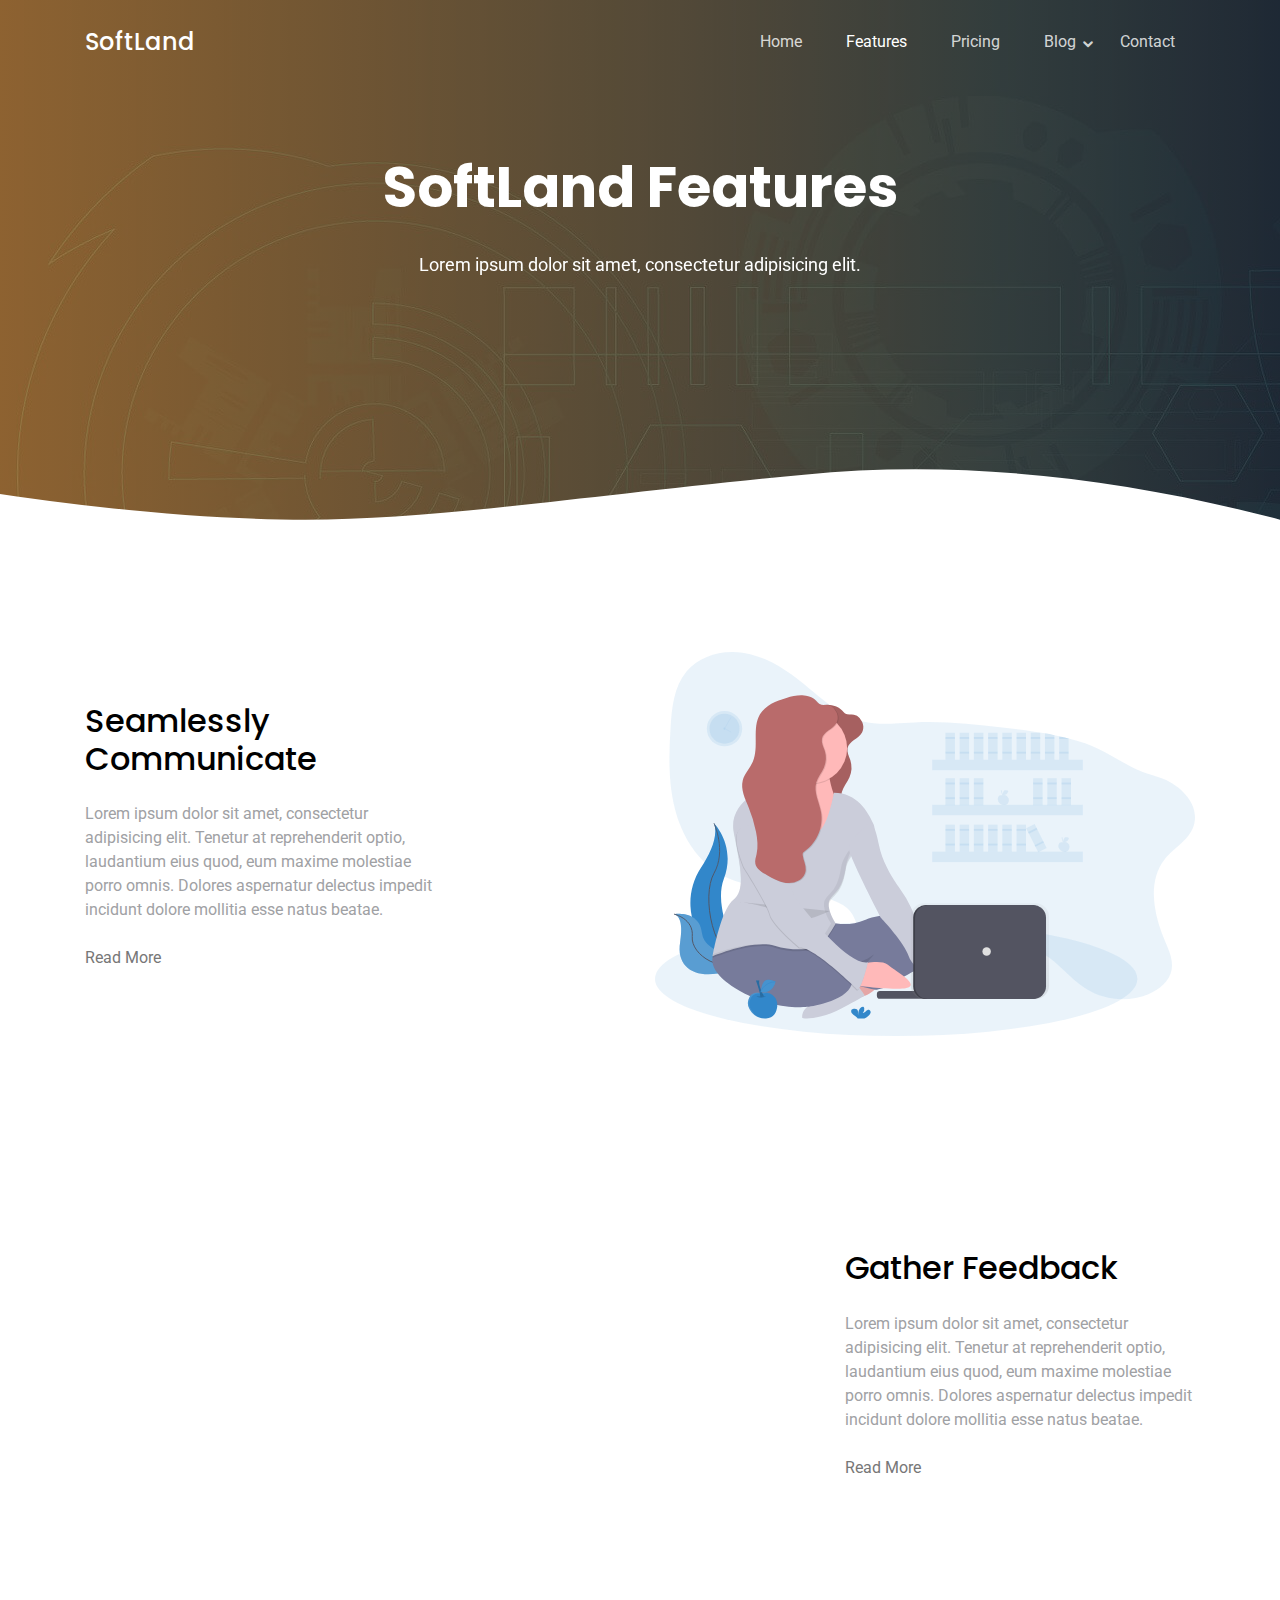
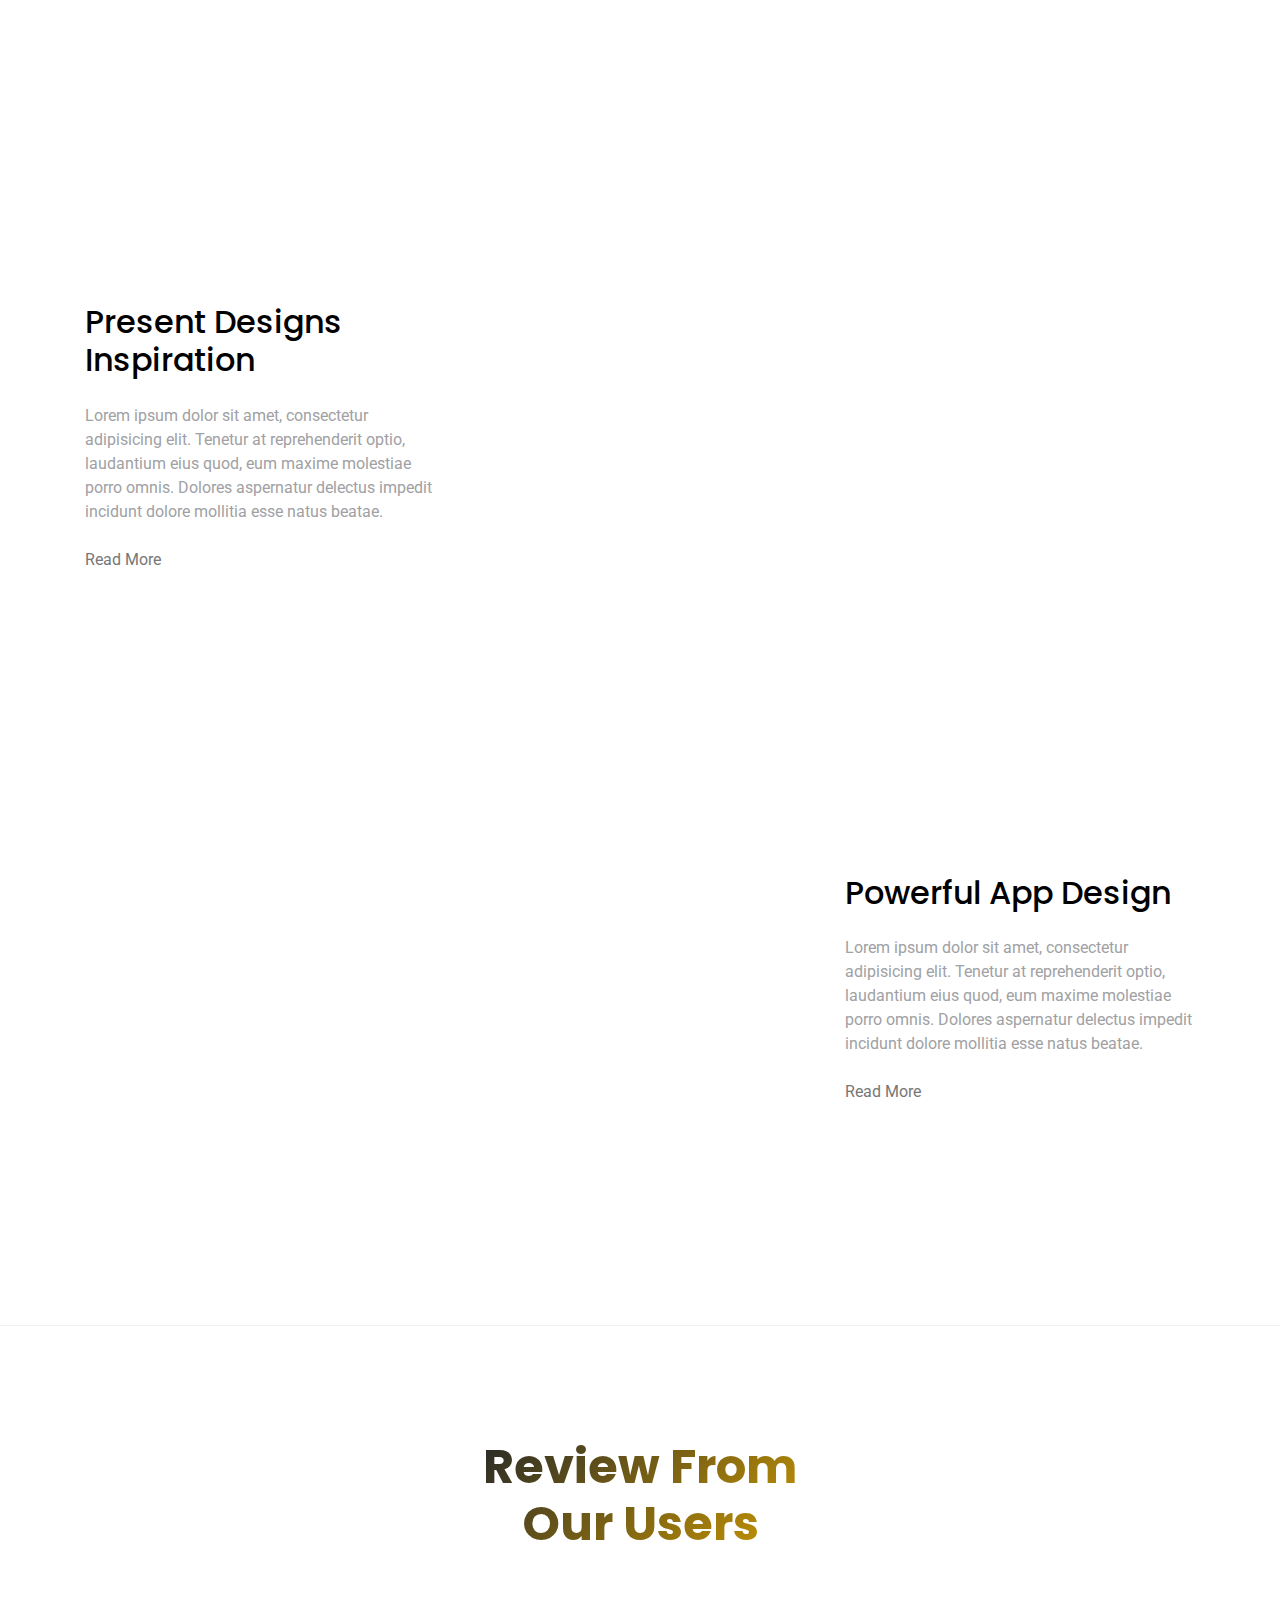
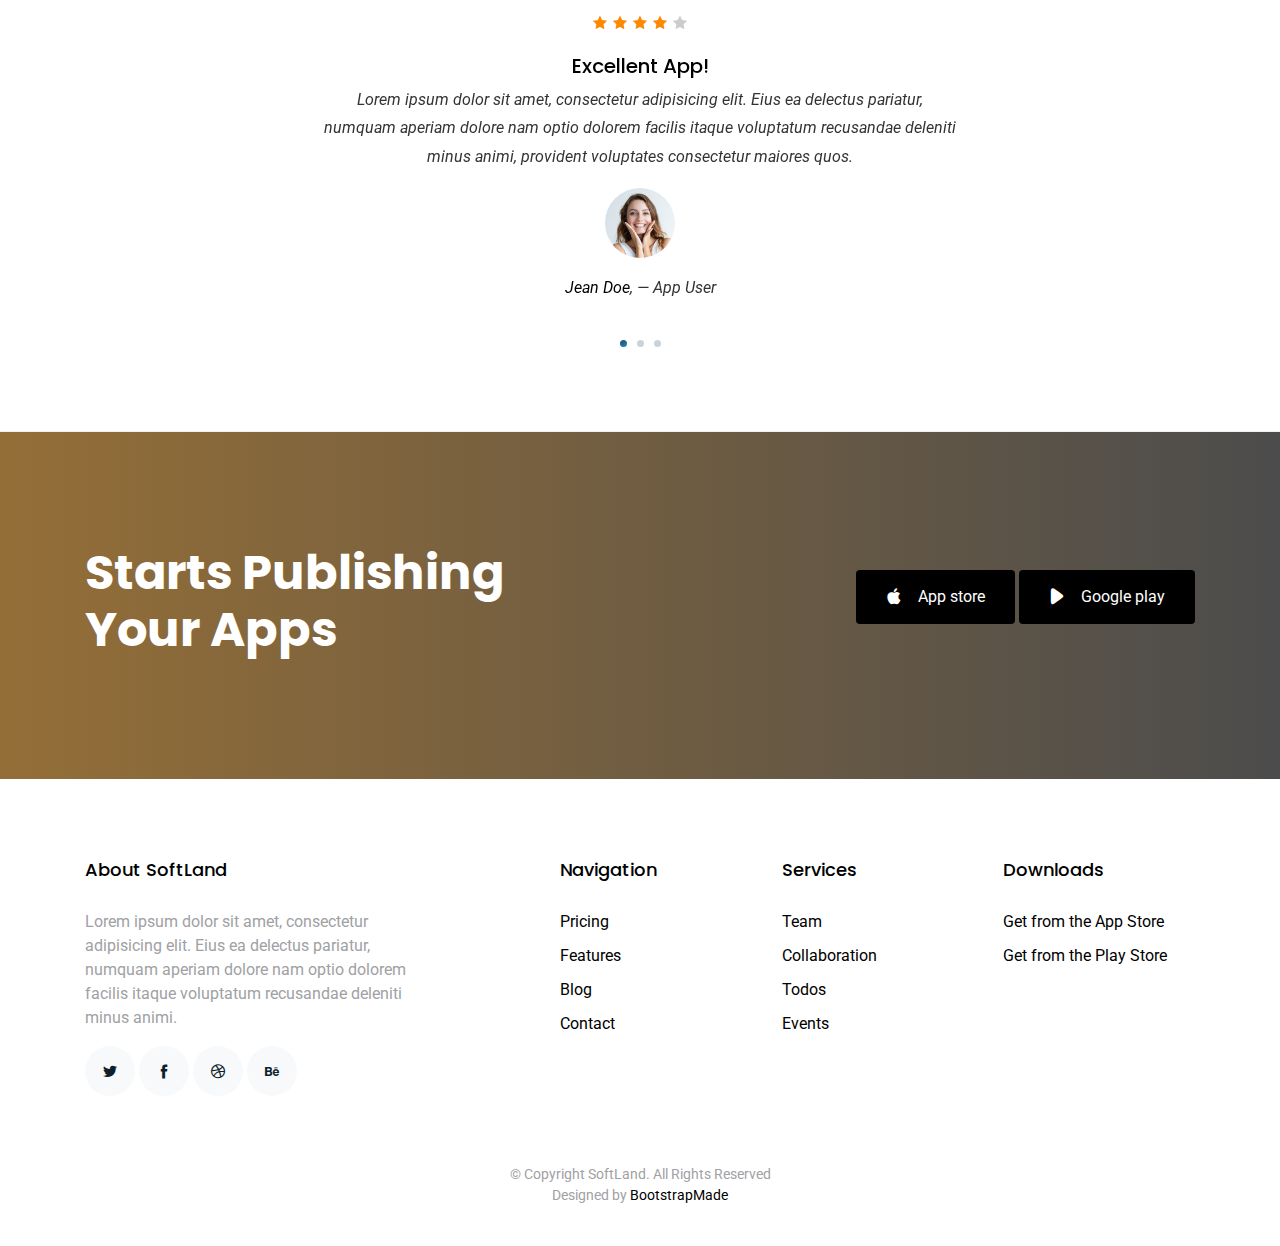
<file: features.html>
<!DOCTYPE html>
<html lang="en">
<head>
  <meta charset="utf-8">
  <title>Features - SoftLand</title>
  <meta content="width=device-width, initial-scale=1.0" name="viewport">
  <meta content="" name="keywords">
  <meta content="" name="description">

  <!-- Favicons -->
  <link href="img/favicon.png" rel="icon">
  <link href="img/apple-touch-icon.png" rel="apple-touch-icon">

  <!-- Google Fonts -->
  <link href="https://fonts.googleapis.com/css?family=Poppins:300,400,700|Roboto:300,400,700&display=swap" rel="stylesheet">

  <!-- Bootstrap CSS File -->
  <link href="vendor/bootstrap/css/bootstrap.min.css" rel="stylesheet">

  <!-- Vendor CSS Files -->
  <link href="vendor/icofont/icofont.min.css" rel="stylesheet">
  <link href="vendor/line-awesome/css/line-awesome.min.css" rel="stylesheet">
  <link href="vendor/aos/aos.css" rel="stylesheet">
  <link href="vendor/owlcarousel/assets/owl.carousel.min.css" rel="stylesheet">

  <!-- Template Main CSS File -->
  <link href="css/style.css" rel="stylesheet">

  <!-- =======================================================
    Template Name: SoftLand
    Template URL: https://bootstrapmade.com/softland-bootstrap-app-landing-page-template/
    Author: BootstrapMade.com
    Author URL: https://bootstrapmade.com/
  ======================================================= -->
</head>

<body>
    
  <div class="site-wrap">

    <div class="site-mobile-menu site-navbar-target">
      <div class="site-mobile-menu-header">
        <div class="site-mobile-menu-close mt-3">
          <span class="icofont-close js-menu-toggle"></span>
        </div>
      </div>
      <div class="site-mobile-menu-body"></div>
    </div>

    <header class="site-navbar js-sticky-header site-navbar-target" role="banner" >

      <div class="container">
        <div class="row align-items-center">
          
          <div class="col-6 col-lg-2">
            <h1 class="mb-0 site-logo"><a href="index.html" class="mb-0">SoftLand</a></h1>
          </div>

          <div class="col-12 col-md-10 d-none d-lg-block">
            <nav class="site-navigation position-relative text-right" role="navigation">

              <ul class="site-menu main-menu js-clone-nav mr-auto d-none d-lg-block">
                <li><a href="index.html" class="nav-link">Home</a></li>
                <li class="active"><a href="features.html" class="nav-link">Features</a></li>
                <li><a href="pricing.html" class="nav-link">Pricing</a></li>
                
                <li class="has-children">
                  <a href="blog.html" class="nav-link">Blog</a>
                  <ul class="dropdown">
                    <li><a href="blog.html" class="nav-link">Blog</a></li>
                    <li><a href="blog-single.html" class="nav-link">Blog Sigle</a></li>
                  </ul>
                </li>
                <li><a href="contact.html" class="nav-link">Contact</a></li>
              </ul>
            </nav>
          </div>


          <div class="col-6 d-inline-block d-lg-none ml-md-0 py-3" style="position: relative; top: 3px;">

            <a href="#" class="burger site-menu-toggle js-menu-toggle" data-toggle="collapse" data-target="#main-navbar">
              <span></span>
            </a>
          </div>

        </div>
      </div>
      
    </header>


    <main id="main">
      <div class="hero-section inner-page">
        <div class="wave">
          
          <svg width="1920px" height="265px" viewBox="0 0 1920 265" version="1.1" xmlns="http://www.w3.org/2000/svg" xmlns:xlink="http://www.w3.org/1999/xlink">
              <g id="Page-1" stroke="none" stroke-width="1" fill="none" fill-rule="evenodd">
                  <g id="Apple-TV" transform="translate(0.000000, -402.000000)" fill="#FFFFFF">
                      <path d="M0,439.134243 C175.04074,464.89273 327.944386,477.771974 458.710937,477.771974 C654.860765,477.771974 870.645295,442.632362 1205.9828,410.192501 C1429.54114,388.565926 1667.54687,411.092417 1920,477.771974 L1920,667 L1017.15166,667 L0,667 L0,439.134243 Z" id="Path"></path>
                  </g>
              </g>
          </svg>

        </div>

        <div class="container">
          <div class="row align-items-center">
            <div class="col-12">
              <div class="row justify-content-center">
                <div class="col-md-7 text-center hero-text">
                  <h1 data-aos="fade-up" data-aos-delay="">SoftLand Features</h1>
                  <p class="mb-5" data-aos="fade-up"  data-aos-delay="100">Lorem ipsum dolor sit amet, consectetur adipisicing elit.</p>  
                </div>
              </div>
            </div>
          </div>
        </div>
        
      </div>

      

      <div class="site-section pb-0">
        <div class="container">
          <div class="row align-items-center">
            <div class="col-md-4 mr-auto">
              <h2 class="mb-4">Seamlessly Communicate</h2>
              <p class="mb-4">Lorem ipsum dolor sit amet, consectetur adipisicing elit. Tenetur at reprehenderit optio, laudantium eius quod, eum maxime molestiae porro omnis. Dolores aspernatur delectus impedit incidunt dolore mollitia esse natus beatae.</p>
              <p><a href="#">Read More</a></p>
            </div>
            <div class="col-md-6" data-aos="fade-left">
              <img src="img/undraw_svg_2.svg" alt="Image" class="img-fluid">
            </div>
          </div>
        </div>
      </div> <!-- .site-section -->

      <div class="site-section">
        <div class="container">
          <div class="row align-items-center">
            <div class="col-md-4 ml-auto order-2">
              <h2 class="mb-4">Gather Feedback</h2>
              <p class="mb-4">Lorem ipsum dolor sit amet, consectetur adipisicing elit. Tenetur at reprehenderit optio, laudantium eius quod, eum maxime molestiae porro omnis. Dolores aspernatur delectus impedit incidunt dolore mollitia esse natus beatae.</p>
              <p><a href="#">Read More</a></p>
            </div>
            <div class="col-md-6" data-aos="fade-right">
              <img src="img/undraw_svg_3.svg" alt="Image" class="img-fluid">
            </div>
          </div>
        </div>
      </div> <!-- .site-section -->

      <div class="site-section pb-0">
        <div class="container">
          <div class="row align-items-center">
            <div class="col-md-4 mr-auto">
              <h2 class="mb-4">Present Designs Inspiration</h2>
              <p class="mb-4">Lorem ipsum dolor sit amet, consectetur adipisicing elit. Tenetur at reprehenderit optio, laudantium eius quod, eum maxime molestiae porro omnis. Dolores aspernatur delectus impedit incidunt dolore mollitia esse natus beatae.</p>
              <p><a href="#">Read More</a></p>
            </div>
            <div class="col-md-6" data-aos="fade-left">
              <img src="img/undraw_svg_3.svg" alt="Image" class="img-fluid">
            </div>
          </div>
        </div>
      </div> <!-- .site-section -->

      <div class="site-section">
        <div class="container">
          <div class="row align-items-center">
            <div class="col-md-4 ml-auto order-2">
              <h2 class="mb-4">Powerful App Design </h2>
              <p class="mb-4">Lorem ipsum dolor sit amet, consectetur adipisicing elit. Tenetur at reprehenderit optio, laudantium eius quod, eum maxime molestiae porro omnis. Dolores aspernatur delectus impedit incidunt dolore mollitia esse natus beatae.</p>
              <p><a href="#">Read More</a></p>
            </div>
            <div class="col-md-6" data-aos="fade-right">
              <img src="img/undraw_svg_4.svg" alt="Image" class="img-fluid">
            </div>
          </div>
        </div>
      </div> <!-- .site-section -->


      <div class="site-section border-top border-bottom">
        <div class="container">
          <div class="row justify-content-center text-center mb-5">
            <div class="col-md-4">
              <h2 class="section-heading">Review From Our Users</h2>
            </div>
          </div>
          <div class="row justify-content-center text-center">
            <div class="col-md-7">
              <div class="owl-carousel testimonial-carousel">
                <div class="review text-center">
                  <p class="stars">
                    <span class="icofont-star"></span>
                    <span class="icofont-star"></span>
                    <span class="icofont-star"></span>
                    <span class="icofont-star"></span>
                    <span class="icofont-star muted"></span>
                  </p>
                  <h3>Excellent App!</h3>
                  <blockquote>
                    <p>Lorem ipsum dolor sit amet, consectetur adipisicing elit. Eius ea delectus pariatur, numquam aperiam dolore nam optio dolorem facilis itaque voluptatum recusandae deleniti minus animi, provident voluptates consectetur maiores quos.</p>
                  </blockquote>

                  

                  <p class="review-user">
                    <img src="img/person_1.jpg" alt="Image" class="img-fluid rounded-circle mb-3">
                    <span class="d-block">
                      <span class="text-black">Jean Doe</span>, &mdash; App User
                    </span>
                  </p>

                </div>

                <div class="review text-center">
                  <p class="stars">
                    <span class="icofont-star"></span>
                    <span class="icofont-star"></span>
                    <span class="icofont-star"></span>
                    <span class="icofont-star"></span>
                    <span class="icofont-star muted"></span>
                  </p>
                  <h3>This App is easy to use!</h3>
                  <blockquote>
                    <p>Lorem ipsum dolor sit amet, consectetur adipisicing elit. Eius ea delectus pariatur, numquam aperiam dolore nam optio dolorem facilis itaque voluptatum recusandae deleniti minus animi, provident voluptates consectetur maiores quos.</p>
                  </blockquote>

                  

                  <p class="review-user">
                    <img src="img/person_2.jpg" alt="Image" class="img-fluid rounded-circle mb-3">
                    <span class="d-block">
                      <span class="text-black">Johan Smith</span>, &mdash; App User
                    </span>
                  </p>

                </div>


                <div class="review text-center">
                  <p class="stars">
                    <span class="icofont-star"></span>
                    <span class="icofont-star"></span>
                    <span class="icofont-star"></span>
                    <span class="icofont-star"></span>
                    <span class="icofont-star muted"></span>
                  </p>
                  <h3>Awesome functionality!</h3>
                  <blockquote>
                    <p>Lorem ipsum dolor sit amet, consectetur adipisicing elit. Eius ea delectus pariatur, numquam aperiam dolore nam optio dolorem facilis itaque voluptatum recusandae deleniti minus animi, provident voluptates consectetur maiores quos.</p>
                  </blockquote>

                  

                  <p class="review-user">
                    <img src="img/person_3.jpg" alt="Image" class="img-fluid rounded-circle mb-3">
                    <span class="d-block">
                      <span class="text-black">Jean Thunberg</span>, &mdash; App User
                    </span>
                  </p>

                </div>
              </div>
            </div>
          </div>
        </div>
      </div>

      

      <div class="site-section cta-section">
        <div class="container">
          <div class="row align-items-center">
            <div class="col-md-6 mr-auto text-center text-md-left mb-5 mb-md-0">
              <h2>Starts Publishing Your Apps</h2>
            </div>
            <div class="col-md-5 text-center text-md-right">
              <p><a href="#" class="btn"><span class="icofont-brand-apple mr-3"></span>App store</a> <a href="#" class="btn"><span class="icofont-ui-play mr-3"></span>Google play</a></p>
            </div>
          </div>
        </div>
      </div>


    </main>
    <footer class="footer" role="contentinfo">
      <div class="container">
        <div class="row">
          <div class="col-md-4 mb-4 mb-md-0">
            <h3>About SoftLand</h3>
            <p>Lorem ipsum dolor sit amet, consectetur adipisicing elit. Eius ea delectus pariatur, numquam aperiam dolore nam optio dolorem facilis itaque voluptatum recusandae deleniti minus animi.</p>
            <p class="social">
              <a href="#"><span class="icofont-twitter"></span></a>
              <a href="#"><span class="icofont-facebook"></span></a>
              <a href="#"><span class="icofont-dribbble"></span></a>
              <a href="#"><span class="icofont-behance"></span></a>
            </p>
          </div>
          <div class="col-md-7 ml-auto">
            <div class="row site-section pt-0">
              <div class="col-md-4 mb-4 mb-md-0">
                <h3>Navigation</h3>
                <ul class="list-unstyled">
                  <li><a href="#">Pricing</a></li>
                  <li><a href="#">Features</a></li>
                  <li><a href="#">Blog</a></li>
                  <li><a href="#">Contact</a></li>
                </ul>
              </div>
              <div class="col-md-4 mb-4 mb-md-0">
                <h3>Services</h3>
                <ul class="list-unstyled">
                  <li><a href="#">Team</a></li>
                  <li><a href="#">Collaboration</a></li>
                  <li><a href="#">Todos</a></li>
                  <li><a href="#">Events</a></li>
                </ul>
              </div>
              <div class="col-md-4 mb-4 mb-md-0">
                <h3>Downloads</h3>
                <ul class="list-unstyled">
                  <li><a href="#">Get from the App Store</a></li>
                  <li><a href="#">Get from the Play Store</a></li>
                </ul>
              </div>
            </div>
          </div>
        </div>

        <div class="row justify-content-center text-center">
          <div class="col-md-7">
            <p class="copyright">&copy; Copyright SoftLand. All Rights Reserved</p>
            <div class="credits">
              <!--
                All the links in the footer should remain intact.
                You can delete the links only if you purchased the pro version.
                Licensing information: https://bootstrapmade.com/license/
                Purchase the pro version with working PHP/AJAX contact form: https://bootstrapmade.com/buy/?theme=SoftLand
              -->
              Designed by <a href="https://bootstrapmade.com/">BootstrapMade</a>
            </div>
          </div>
        </div>

      </div>
    </footer>
  </div> <!-- .site-wrap -->
  
  <!-- Vendor JS Files -->
  <script src="vendor/jquery/jquery.min.js"></script>
  <script src="vendor/jquery/jquery-migrate.min.js"></script>
  <script src="vendor/bootstrap/js/bootstrap.min.js"></script>
  <script src="vendor/easing/easing.min.js"></script>
  <script src="vendor/php-email-form/validate.js"></script>
  <script src="vendor/sticky/sticky.js"></script>
  <script src="vendor/aos/aos.js"></script>
  <script src="vendor/owlcarousel/owl.carousel.min.js"></script>

  <!-- Template Main JS File -->
  <script src="js/main.js"></script>

  </body>
</html>
</file>
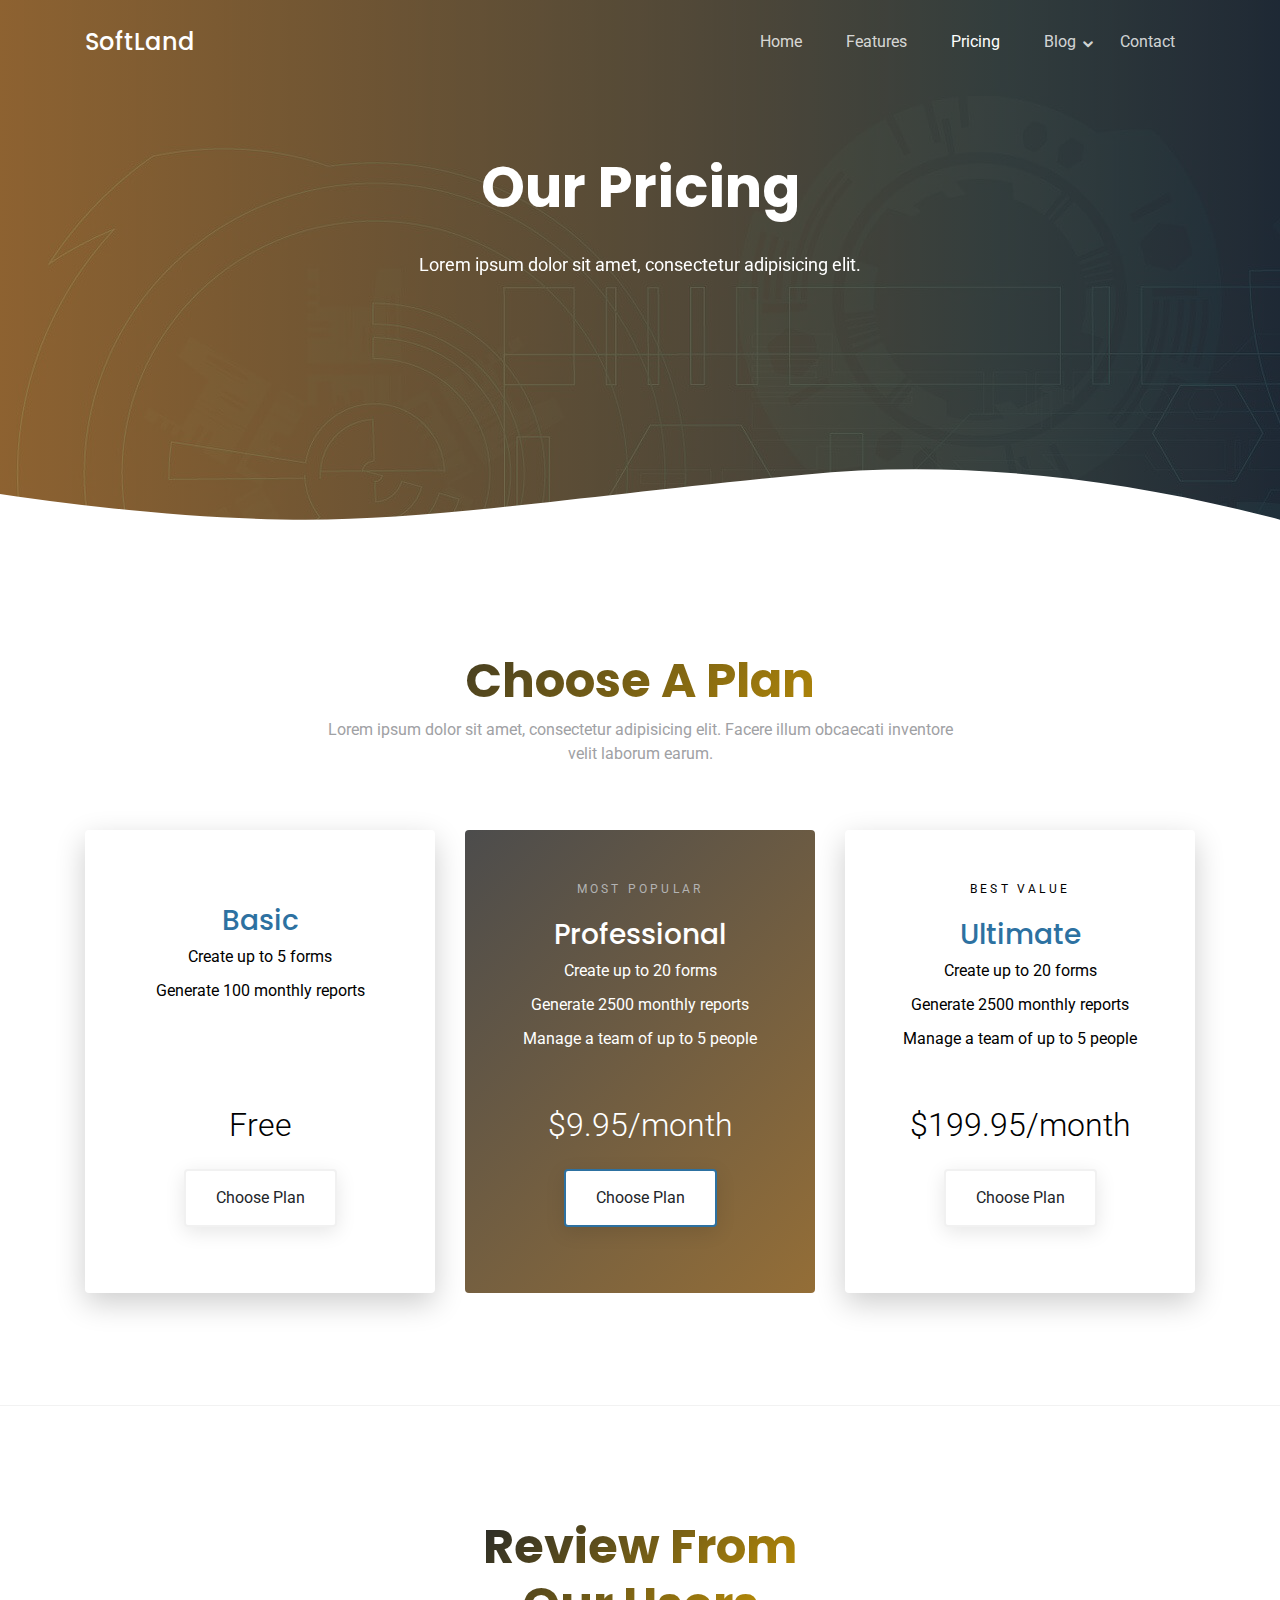
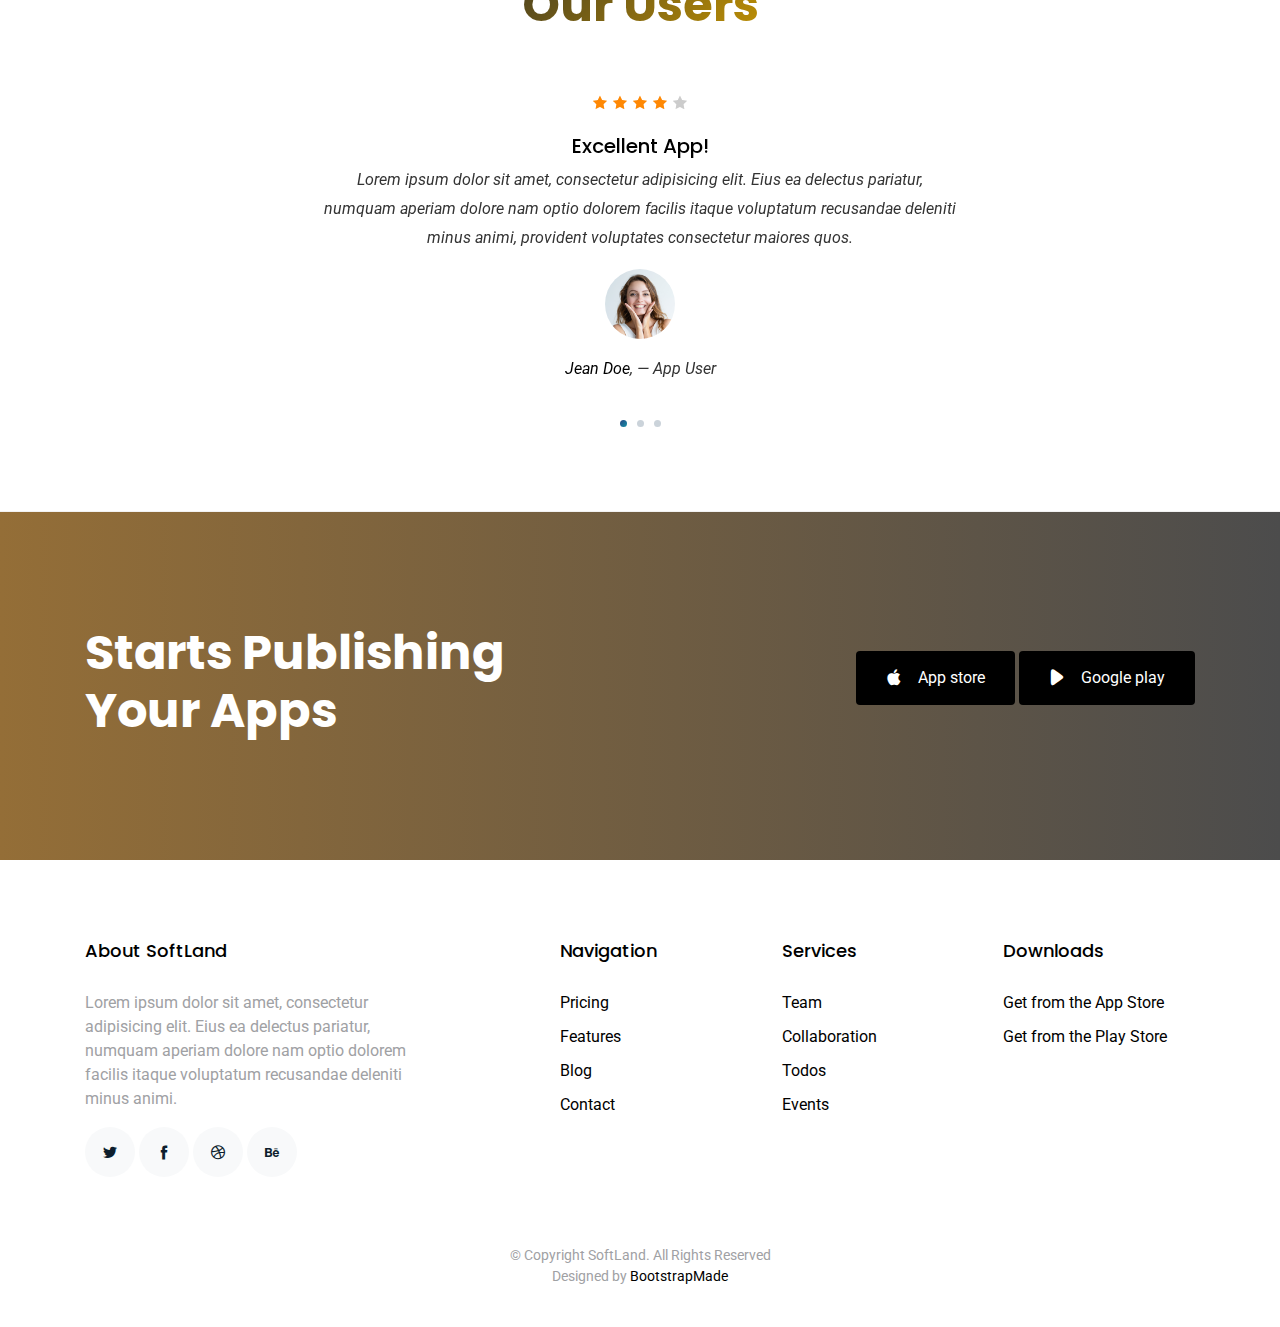
<file: pricing.html>
<!DOCTYPE html>
<html lang="en">
<head>
  <meta charset="utf-8">
  <title>Pricing - SoftLand</title>
  <meta content="width=device-width, initial-scale=1.0" name="viewport">
  <meta content="" name="keywords">
  <meta content="" name="description">

  <!-- Favicons -->
  <link href="img/favicon.png" rel="icon">
  <link href="img/apple-touch-icon.png" rel="apple-touch-icon">

  <!-- Google Fonts -->
  <link href="https://fonts.googleapis.com/css?family=Poppins:300,400,700|Roboto:300,400,700&display=swap" rel="stylesheet">

  <!-- Bootstrap CSS File -->
  <link href="vendor/bootstrap/css/bootstrap.min.css" rel="stylesheet">

  <!-- Vendor CSS Files -->
  <link href="vendor/icofont/icofont.min.css" rel="stylesheet">
  <link href="vendor/line-awesome/css/line-awesome.min.css" rel="stylesheet">
  <link href="vendor/aos/aos.css" rel="stylesheet">
  <link href="vendor/owlcarousel/assets/owl.carousel.min.css" rel="stylesheet">

  <!-- Template Main CSS File -->
  <link href="css/style.css" rel="stylesheet">

  <!-- =======================================================
    Template Name: SoftLand
    Template URL: https://bootstrapmade.com/softland-bootstrap-app-landing-page-template/
    Author: BootstrapMade.com
    Author URL: https://bootstrapmade.com/
  ======================================================= -->
</head>

<body>
    
  <div class="site-wrap">

    <div class="site-mobile-menu site-navbar-target">
      <div class="site-mobile-menu-header">
        <div class="site-mobile-menu-close mt-3">
          <span class="icofont-close js-menu-toggle"></span>
        </div>
      </div>
      <div class="site-mobile-menu-body"></div>
    </div>

    <header class="site-navbar js-sticky-header site-navbar-target" role="banner" >

      <div class="container">
        <div class="row align-items-center">
          
          <div class="col-6 col-lg-2">
            <h1 class="mb-0 site-logo"><a href="index.html" class="mb-0">SoftLand</a></h1>
          </div>

          <div class="col-12 col-md-10 d-none d-lg-block">
            <nav class="site-navigation position-relative text-right" role="navigation">

              <ul class="site-menu main-menu js-clone-nav mr-auto d-none d-lg-block">
                <li><a href="index.html" class="nav-link">Home</a></li>
                <li><a href="features.html" class="nav-link">Features</a></li>
                <li class="active"><a href="pricing.html" class="nav-link">Pricing</a></li>
                
                <li class="has-children">
                  <a href="blog.html" class="nav-link">Blog</a>
                  <ul class="dropdown">
                    <li><a href="blog.html" class="nav-link">Blog</a></li>
                    <li><a href="blog-single.html" class="nav-link">Blog Sigle</a></li>
                  </ul>
                </li>
                <li><a href="contact.html" class="nav-link">Contact</a></li>
              </ul>
            </nav>
          </div>


          <div class="col-6 d-inline-block d-lg-none ml-md-0 py-3" style="position: relative; top: 3px;">

            <a href="#" class="burger site-menu-toggle js-menu-toggle" data-toggle="collapse" data-target="#main-navbar">
              <span></span>
            </a>
          </div>

        </div>
      </div>
      
    </header>


    <main id="main">
      <div class="hero-section inner-page">
        <div class="wave">
          
          <svg width="1920px" height="265px" viewBox="0 0 1920 265" version="1.1" xmlns="http://www.w3.org/2000/svg" xmlns:xlink="http://www.w3.org/1999/xlink">
              <g id="Page-1" stroke="none" stroke-width="1" fill="none" fill-rule="evenodd">
                  <g id="Apple-TV" transform="translate(0.000000, -402.000000)" fill="#FFFFFF">
                      <path d="M0,439.134243 C175.04074,464.89273 327.944386,477.771974 458.710937,477.771974 C654.860765,477.771974 870.645295,442.632362 1205.9828,410.192501 C1429.54114,388.565926 1667.54687,411.092417 1920,477.771974 L1920,667 L1017.15166,667 L0,667 L0,439.134243 Z" id="Path"></path>
                  </g>
              </g>
          </svg>

        </div>

        <div class="container">
          <div class="row align-items-center">
            <div class="col-12">
              <div class="row justify-content-center">
                <div class="col-md-7 text-center hero-text">
                  <h1 data-aos="fade-up" data-aos-delay="">Our Pricing</h1>
                  <p class="mb-5" data-aos="fade-up"  data-aos-delay="100">Lorem ipsum dolor sit amet, consectetur adipisicing elit.</p>  
                </div>
              </div>
            </div>
          </div>
        </div>
        
      </div>

      

      <div class="site-section">
        <div class="container">
          
          <div class="row justify-content-center text-center">
            <div class="col-md-7 mb-5">
              <h2 class="section-heading">Choose A Plan</h2>
              <p>Lorem ipsum dolor sit amet, consectetur adipisicing elit. Facere illum obcaecati inventore velit laborum earum.</p>
            </div>
          </div>
          <div class="row align-items-stretch">

            <div class="col-lg-4 mb-4 mb-lg-0">
              <div class="pricing h-100 text-center">
                <span>&nbsp;</span>
                <h3>Basic</h3>
                <ul class="list-unstyled">
                  <li>Create up to 5 forms</li>
                  <li>Generate 100 monthly reports</li>
                </ul>
                <div class="price-cta">
                  <strong class="price">Free</strong>
                  <p><a href="#" class="btn btn-white">Choose Plan</a></p>
                </div>
              </div>
            </div>
            <div class="col-lg-4 mb-4 mb-lg-0">
              <div class="pricing h-100 text-center popular">
                <span class="popularity">Most Popular</span>
                <h3>Professional</h3>
                <ul class="list-unstyled">
                  <li>Create up to 20 forms</li>
                  <li>Generate 2500 monthly reports</li>
                  <li>Manage a team of up to 5 people</li>
                </ul>
                <div class="price-cta">
                  <strong class="price">$9.95/month</strong>
                  <p><a href="#" class="btn btn-white">Choose Plan</a></p>
                </div>
              </div>
            </div>
            <div class="col-lg-4 mb-4 mb-lg-0">
              <div class="pricing h-100 text-center">
                <span class="popularity">Best Value</span>
                <h3>Ultimate</h3>
                <ul class="list-unstyled">
                  <li>Create up to 20 forms</li>
                  <li>Generate 2500 monthly reports</li>
                  <li>Manage a team of up to 5 people</li>
                </ul>
                <div class="price-cta">
                  <strong class="price">$199.95/month</strong>
                  <p><a href="#" class="btn btn-white">Choose Plan</a></p>
                </div>
              </div>
            </div>
          </div>
        </div>
      </div>


      <div class="site-section border-top border-bottom">
        <div class="container">
          <div class="row justify-content-center text-center mb-5">
            <div class="col-md-4">
              <h2 class="section-heading">Review From Our Users</h2>
            </div>
          </div>
          <div class="row justify-content-center text-center">
            <div class="col-md-7">
              <div class="owl-carousel testimonial-carousel">
                <div class="review text-center">
                  <p class="stars">
                    <span class="icofont-star"></span>
                    <span class="icofont-star"></span>
                    <span class="icofont-star"></span>
                    <span class="icofont-star"></span>
                    <span class="icofont-star muted"></span>
                  </p>
                  <h3>Excellent App!</h3>
                  <blockquote>
                    <p>Lorem ipsum dolor sit amet, consectetur adipisicing elit. Eius ea delectus pariatur, numquam aperiam dolore nam optio dolorem facilis itaque voluptatum recusandae deleniti minus animi, provident voluptates consectetur maiores quos.</p>
                  </blockquote>

                  

                  <p class="review-user">
                    <img src="img/person_1.jpg" alt="Image" class="img-fluid rounded-circle mb-3">
                    <span class="d-block">
                      <span class="text-black">Jean Doe</span>, &mdash; App User
                    </span>
                  </p>

                </div>

                <div class="review text-center">
                  <p class="stars">
                    <span class="icofont-star"></span>
                    <span class="icofont-star"></span>
                    <span class="icofont-star"></span>
                    <span class="icofont-star"></span>
                    <span class="icofont-star muted"></span>
                  </p>
                  <h3>This App is easy to use!</h3>
                  <blockquote>
                    <p>Lorem ipsum dolor sit amet, consectetur adipisicing elit. Eius ea delectus pariatur, numquam aperiam dolore nam optio dolorem facilis itaque voluptatum recusandae deleniti minus animi, provident voluptates consectetur maiores quos.</p>
                  </blockquote>

                  

                  <p class="review-user">
                    <img src="img/person_2.jpg" alt="Image" class="img-fluid rounded-circle mb-3">
                    <span class="d-block">
                      <span class="text-black">Johan Smith</span>, &mdash; App User
                    </span>
                  </p>

                </div>


                <div class="review text-center">
                  <p class="stars">
                    <span class="icofont-star"></span>
                    <span class="icofont-star"></span>
                    <span class="icofont-star"></span>
                    <span class="icofont-star"></span>
                    <span class="icofont-star muted"></span>
                  </p>
                  <h3>Awesome functionality!</h3>
                  <blockquote>
                    <p>Lorem ipsum dolor sit amet, consectetur adipisicing elit. Eius ea delectus pariatur, numquam aperiam dolore nam optio dolorem facilis itaque voluptatum recusandae deleniti minus animi, provident voluptates consectetur maiores quos.</p>
                  </blockquote>

                  

                  <p class="review-user">
                    <img src="img/person_3.jpg" alt="Image" class="img-fluid rounded-circle mb-3">
                    <span class="d-block">
                      <span class="text-black">Jean Thunberg</span>, &mdash; App User
                    </span>
                  </p>

                </div>
              </div>
            </div>
          </div>
        </div>
      </div>

      

      <div class="site-section cta-section">
        <div class="container">
          <div class="row align-items-center">
            <div class="col-md-6 mr-auto text-center text-md-left mb-5 mb-md-0">
              <h2>Starts Publishing Your Apps</h2>
            </div>
            <div class="col-md-5 text-center text-md-right">
              <p><a href="#" class="btn"><span class="icofont-brand-apple mr-3"></span>App store</a> <a href="#" class="btn"><span class="icofont-ui-play mr-3"></span>Google play</a></p>
            </div>
          </div>
        </div>
      </div>


    </main>
    <footer class="footer" role="contentinfo">
      <div class="container">
        <div class="row">
          <div class="col-md-4 mb-4 mb-md-0">
            <h3>About SoftLand</h3>
            <p>Lorem ipsum dolor sit amet, consectetur adipisicing elit. Eius ea delectus pariatur, numquam aperiam dolore nam optio dolorem facilis itaque voluptatum recusandae deleniti minus animi.</p>
            <p class="social">
              <a href="#"><span class="icofont-twitter"></span></a>
              <a href="#"><span class="icofont-facebook"></span></a>
              <a href="#"><span class="icofont-dribbble"></span></a>
              <a href="#"><span class="icofont-behance"></span></a>
            </p>
          </div>
          <div class="col-md-7 ml-auto">
            <div class="row site-section pt-0">
              <div class="col-md-4 mb-4 mb-md-0">
                <h3>Navigation</h3>
                <ul class="list-unstyled">
                  <li><a href="#">Pricing</a></li>
                  <li><a href="#">Features</a></li>
                  <li><a href="#">Blog</a></li>
                  <li><a href="#">Contact</a></li>
                </ul>
              </div>
              <div class="col-md-4 mb-4 mb-md-0">
                <h3>Services</h3>
                <ul class="list-unstyled">
                  <li><a href="#">Team</a></li>
                  <li><a href="#">Collaboration</a></li>
                  <li><a href="#">Todos</a></li>
                  <li><a href="#">Events</a></li>
                </ul>
              </div>
              <div class="col-md-4 mb-4 mb-md-0">
                <h3>Downloads</h3>
                <ul class="list-unstyled">
                  <li><a href="#">Get from the App Store</a></li>
                  <li><a href="#">Get from the Play Store</a></li>
                </ul>
              </div>
            </div>
          </div>
        </div>

        <div class="row justify-content-center text-center">
          <div class="col-md-7">
            <p class="copyright">&copy; Copyright SoftLand. All Rights Reserved</p>
            <div class="credits">
              <!--
                All the links in the footer should remain intact.
                You can delete the links only if you purchased the pro version.
                Licensing information: https://bootstrapmade.com/license/
                Purchase the pro version with working PHP/AJAX contact form: https://bootstrapmade.com/buy/?theme=SoftLand
              -->
              Designed by <a href="https://bootstrapmade.com/">BootstrapMade</a>
            </div>
          </div>
        </div>

      </div>
    </footer>
  </div> <!-- .site-wrap -->
  
  <!-- Vendor JS Files -->
  <script src="vendor/jquery/jquery.min.js"></script>
  <script src="vendor/jquery/jquery-migrate.min.js"></script>
  <script src="vendor/bootstrap/js/bootstrap.min.js"></script>
  <script src="vendor/easing/easing.min.js"></script>
  <script src="vendor/php-email-form/validate.js"></script>
  <script src="vendor/sticky/sticky.js"></script>
  <script src="vendor/aos/aos.js"></script>
  <script src="vendor/owlcarousel/owl.carousel.min.js"></script>

  <!-- Template Main JS File -->
  <script src="js/main.js"></script>

  </body>
</html>
</file>
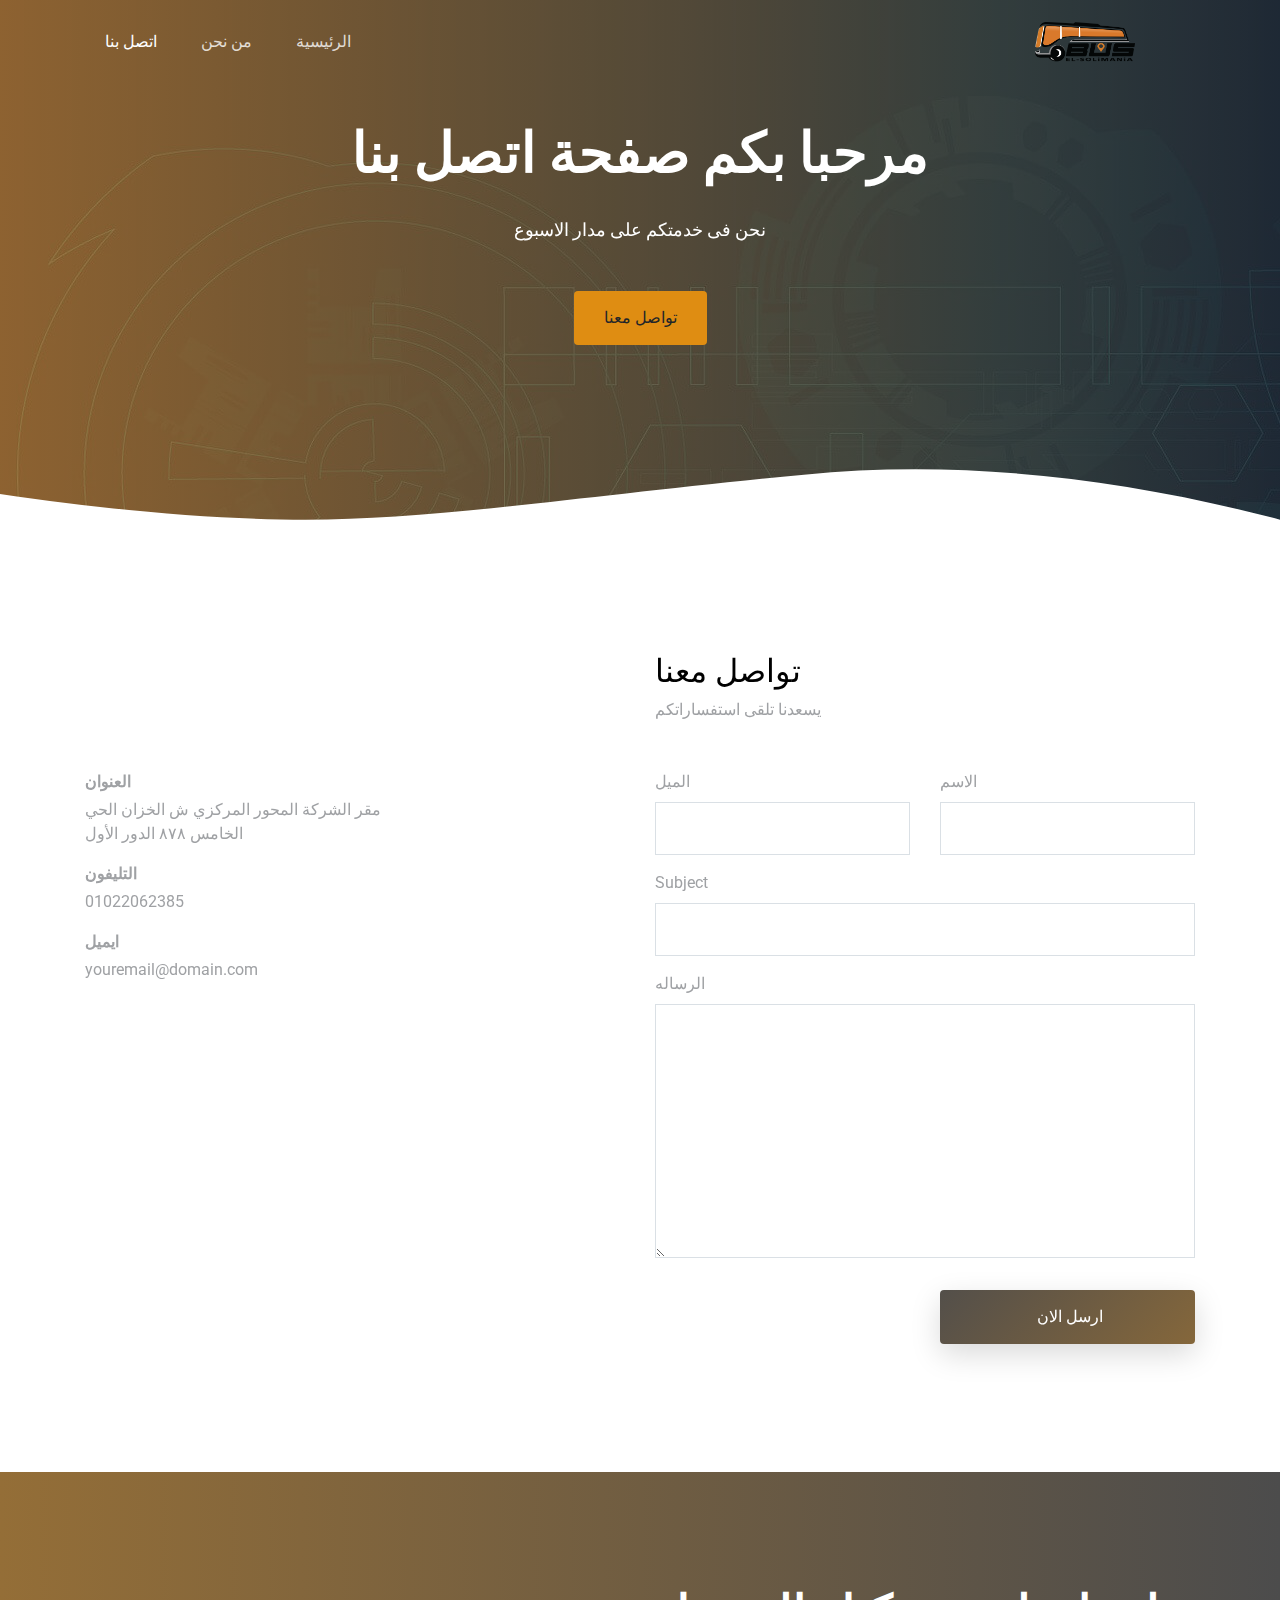
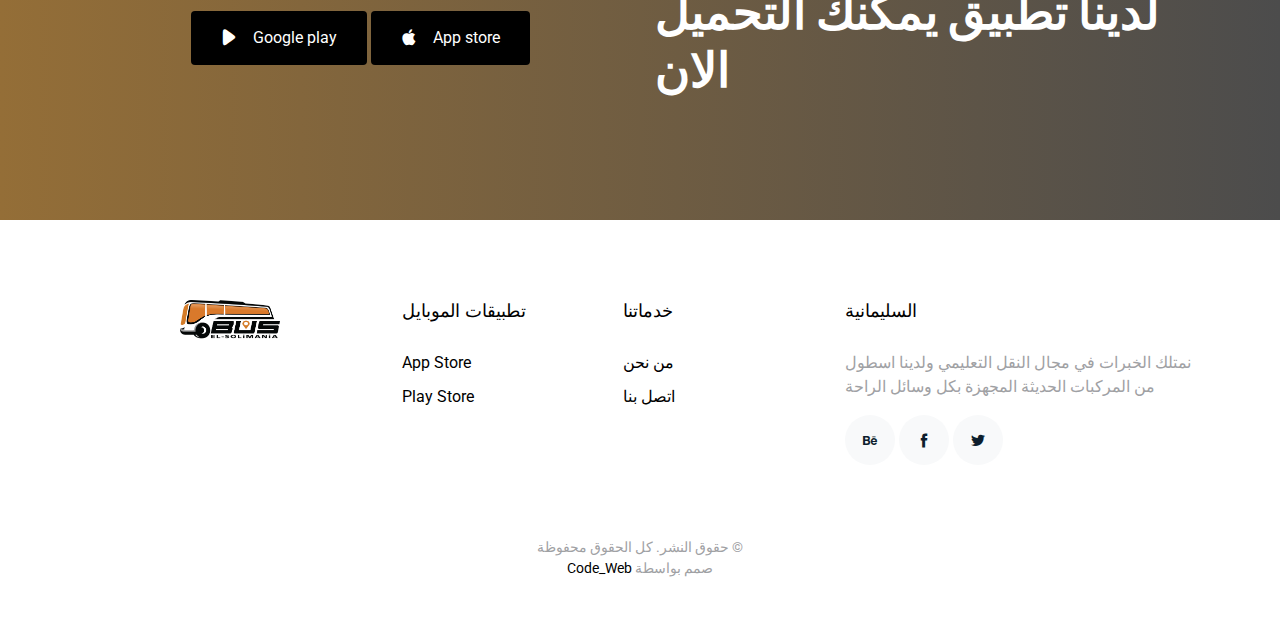
<file: AR/contact.html>
<!DOCTYPE html>
<html lang="en" dir="rtl">
<head>
  <meta charset="utf-8">
  <title>elsolimania</title>
  <meta content="width=device-width, initial-scale=1.0" name="viewport">
  <meta content="" name="keywords">
  <meta content="" name="description">

  <!-- Favicons -->
  <link href="../img/favicon.png" rel="icon">
  <link href="../img/apple-touch-icon.png" rel="apple-touch-icon">

  <!-- Google Fonts -->
  <link href="https://fonts.googleapis.com/css?family=Poppins:300,400,700|Roboto:300,400,700&display=swap" rel="stylesheet">

  <!-- Bootstrap CSS File -->
  <link href="../vendor/bootstrap/css/bootstrap.min.css" rel="stylesheet">

  <!-- Vendor CSS Files -->
  <link href="../vendor/icofont/icofont.min.css" rel="stylesheet">
  <link href="../vendor/line-awesome/css/line-awesome.min.css" rel="stylesheet">
  <link href="../vendor/aos/aos.css" rel="stylesheet">
  <link href="../vendor/owlcarousel/assets/owl.carousel.min.css" rel="stylesheet">

  <!-- Template Main CSS File -->
  <link href="../css/style.css" rel="stylesheet">

  <!-- =======================================================
   
  ======================================================= -->
</head>

<body>
    
  <div class="site-wrap">

    <div class="site-mobile-menu site-navbar-target">
      <div class="site-mobile-menu-header">
        <div class="site-mobile-menu-close mt-3">
          <span class="icon-close2 js-menu-toggle"></span>
        </div>
      </div>
      <div class="site-mobile-menu-body"></div>
    </div>

    <header class="site-navbar js-sticky-header site-navbar-target" role="banner" >

      <div class="container">
        <div class="row align-items-center">
          
          <div class="col-6 col-lg-2">
            <a href="../index.html">   <img src="../img/logo.png" style="width: 100px;">  </a>
          </div>

          <div class="col-12 col-md-10 d-none d-lg-block">
            <nav class="site-navigation position-relative text-LEFT" role="navigation">

              <ul class="site-menu main-menu js-clone-nav mr-auto d-none d-lg-block">
                <li><a href="../index.html" class="nav-link">الرئيسية</a></li>
                <li><a href="../AR/features.html" class="nav-link">من نحن</a></li>
                
                
                
                <li class="active"><a href="../AR/contact.html" class="nav-link">اتصل بنا </a></li>
              </ul>
            </nav>
          </div>


          <div class="col-6 d-inline-block d-lg-none ml-md-0 py-3" style="position: relative; top: 3px;">

            <a href="#" class="burger site-menu-toggle js-menu-toggle" data-toggle="collapse" data-target="#main-navbar">
              <span></span>
            </a>
          </div>

        </div>
      </div>
      
    </header>


    <main id="main">
      <div class="hero-section inner-page">
        <div class="wave">
          
          <svg width="1920px" height="265px" viewBox="0 0 1920 265" version="1.1" xmlns="http://www.w3.org/2000/svg" xmlns:xlink="http://www.w3.org/1999/xlink">
              <g id="Page-1" stroke="none" stroke-width="1" fill="none" fill-rule="evenodd">
                  <g id="Apple-TV" transform="translate(0.000000, -402.000000)" fill="#FFFFFF">
                      <path d="M0,439.134243 C175.04074,464.89273 327.944386,477.771974 458.710937,477.771974 C654.860765,477.771974 870.645295,442.632362 1205.9828,410.192501 C1429.54114,388.565926 1667.54687,411.092417 1920,477.771974 L1920,667 L1017.15166,667 L0,667 L0,439.134243 Z" id="Path"></path>
                  </g>
              </g>
          </svg>

        </div>

        <div class="container">
          <div class="row align-items-center">
            <div class="col-12">
              <div class="row justify-content-center">
                <div class="col-md-7 text-center hero-text">
                  <h1 data-aos="fade-up" data-aos-delay="">مرحبا بكم صفحة  اتصل بنا </h1>
                  <p class="mb-5" data-aos="fade-up"  data-aos-delay="100">نحن فى خدمتكم على مدار الاسبوع                  </p>  
                  <p data-aos="fade-" data-aos-delay="200" data-aos-offset="-500"><a href="https://api.whatsapp.com/send?phone=201022062385"
                    class="btn btn-outline-black" style="background: rgb(223, 141, 18);">تواصل معنا </a></p>
                </div>
              </div>
            </div>
          </div>
        </div>
        
      </div>

      <div class="site-section">
      <div class="container">
        <div class="row mb-5 align-items-end">
          <div class="col-md-6" data-aos="fade-up">
          
            <h2>تواصل معنا </h2>
            <p class="mb-0">يسعدنا تلقى استفساراتكم 
                 </p>
          </div>
          
        </div>
        
            <div class="row">
              <div class="col-md-4 mr-auto order-2"  data-aos="fade-up">
                <ul class="list-unstyled">
                  <li class="mb-3">
                    <strong class="d-block mb-1">العنوان </strong>
                    <span>مقر الشركة المحور المركزي ش الخزان الحي الخامس ٨٧٨ الدور الأول</span>
                  </li>
                  <li class="mb-3">
                    <strong class="d-block mb-1">التليفون</strong>
                    <span> 01022062385</span>
                  </li>
                  <li class="mb-3">
                    <strong class="d-block mb-1">ايميل </strong>
                    <span>youremail@domain.com</span>
                  </li>
                </ul>
              </div>

              <div class="col-md-6 mb-5 mb-md-0"  data-aos="fade-up">
                <form action="forms/contact.php" method="post" role="form" class="php-email-form">
              
                  <div class="row">
                    <div class="col-md-6 form-group">
                      <label for="name">الاسم </label>
                      <input type="text" name="name" class="form-control" id="name" data-rule="minlen:4" data-msg="Please enter at least 4 chars" />
                      <div class="validate"></div>
                    </div>
                    <div class="col-md-6 form-group">
                      <label for="name">الميل </label>
                      <input type="email" class="form-control" name="email" id="email" data-rule="email" data-msg="Please enter a valid email" />
                      <div class="validate"></div>
                    </div>
                    <div class="col-md-12 form-group">
                      <label for="name">Subject</label>
                      <input type="text" class="form-control" name="subject" id="subject" data-rule="minlen:4" data-msg="Please enter at least 8 chars of subject" />
                      <div class="validate"></div>
                    </div>
                    <div class="col-md-12 form-group">
                      <label for="name">الرساله</label>
                      <textarea class="form-control" name="message" cols="30" rows="10" data-rule="required" data-msg="Please write something for us"></textarea>
                      <div class="validate"></div>
                    </div>
    
    
                    <div class="col-md-12 mb-3">
                        <div class="loading">Loading</div>
                      <div class="error-message"></div>
                      <div class="sent-message">Your message has been sent. Thank you!</div>
                    </div>
  
                    <div class="col-md-6 form-group">
                      <input type="submit" class="btn btn-primary d-block w-100" value="ارسل الان ">
                    </div>
                  </div>
    
                </form>
              </div>
          
            </div>
      </div>
    </div>



      

      <div class="site-section cta-section">
        <div class="container">
          <div class="row align-items-center">
            <div class="col-md-6 ml-auto text-center text-md-left mb-5 mb-md-0">
              <h2>لدينا تطبيق يمكنك التحميل  الان </h2>
            </div>
            <div class="col-md-5 text-center text-md-right">
              <p><a href="#" class="btn"><span class="icofont-brand-apple mr-3"></span>App store</a> <a href="#" class="btn"><span class="icofont-ui-play mr-3"></span>Google play</a></p>
            </div>
          </div>
        </div>
      </div>


    </main>
    <footer class="footer" role="contentinfo">
      <div class="container">
        <div class="row">
          <div class="col-md-4 mb-4 mb-md-0">
            <h3>السليمانية</h3>
            <p>نمتلك الخبرات في مجال النقل التعليمي ولدينا اسطول من المركبات الحديثة المجهزة بكل وسائل الراحة

            </p>
            <p class="social">
              <a href="https://api.whatsapp.com/send?phone=201022062385"><span class="icofont-twitter"></span></a>
              <a href="https://www.facebook.com/schoolbus6/?_rdc=1&_rdr"><span class="icofont-facebook"></span></a>
              <a href="https://api.whatsapp.com/send?phone=201022062385"><span class="icofont-behance"></span></a>
            </p>
          </div>
          <div class="col-md-7 ml-auto">
            <div class="row site-section pt-0">
            
              <div class="col-md-4 mb-4 mb-md-0">
                <h3>خدماتنا </h3>
                <ul class="list-unstyled">
                  <li><a href="../elsolimania/AR/features.html">من نحن </a></li>
                  <li><a href="../elsolimania/AR/contact.html">اتصل بنا</a></li>
                </ul>
              </div>
              <div class="col-md-4 mb-4 mb-md-0">
                <h3>تطبيقات الموبايل </h3>
                <ul class="list-unstyled">
                  <li><a href="#"> App Store</a></li>
                  <li><a href="#"> Play Store</a></li>
                </ul>
              </div>

              <div class="col-md-4 mb-4 mb-md-0">
                <a href="../index.html">   <img src="../img/logo.png" style="width: 100px;">  </a>
              </div>
            </div>
          </div>
        </div>

      
        <div class="row justify-content-center text-center">
          <div class="col-md-7">
            <p class="copyright">&copy;  حقوق النشر. كل الحقوق محفوظة</p>
            <div class="credits">
            
            صمم بواسطة <a href="https://cutt.us/9WnAB">Code_Web</a>
            </div>
          </div>
        </div>

      </div>
    </footer>
  </div> <!-- .site-wrap -->
  
  <!-- Vendor JS Files -->
  <script src="../vendor/jquery/jquery.min.js"></script>
  <script src="../vendor/jquery/jquery-migrate.min.js"></script>
  <script src="../vendor/bootstrap/js/bootstrap.min.js"></script>
  <script src="../vendor/easing/easing.min.js"></script>
  <script src="../vendor/php-email-form/validate.js"></script>
  <script src="../vendor/sticky/sticky.js"></script>
  <script src="../vendor/aos/aos.js"></script>
  <script src="../vendor/owlcarousel/owl.carousel.min.js"></script>

  <!-- Template Main JS File -->
  <script src="../js/main.js"></script>

  </body>
</html>
</file>
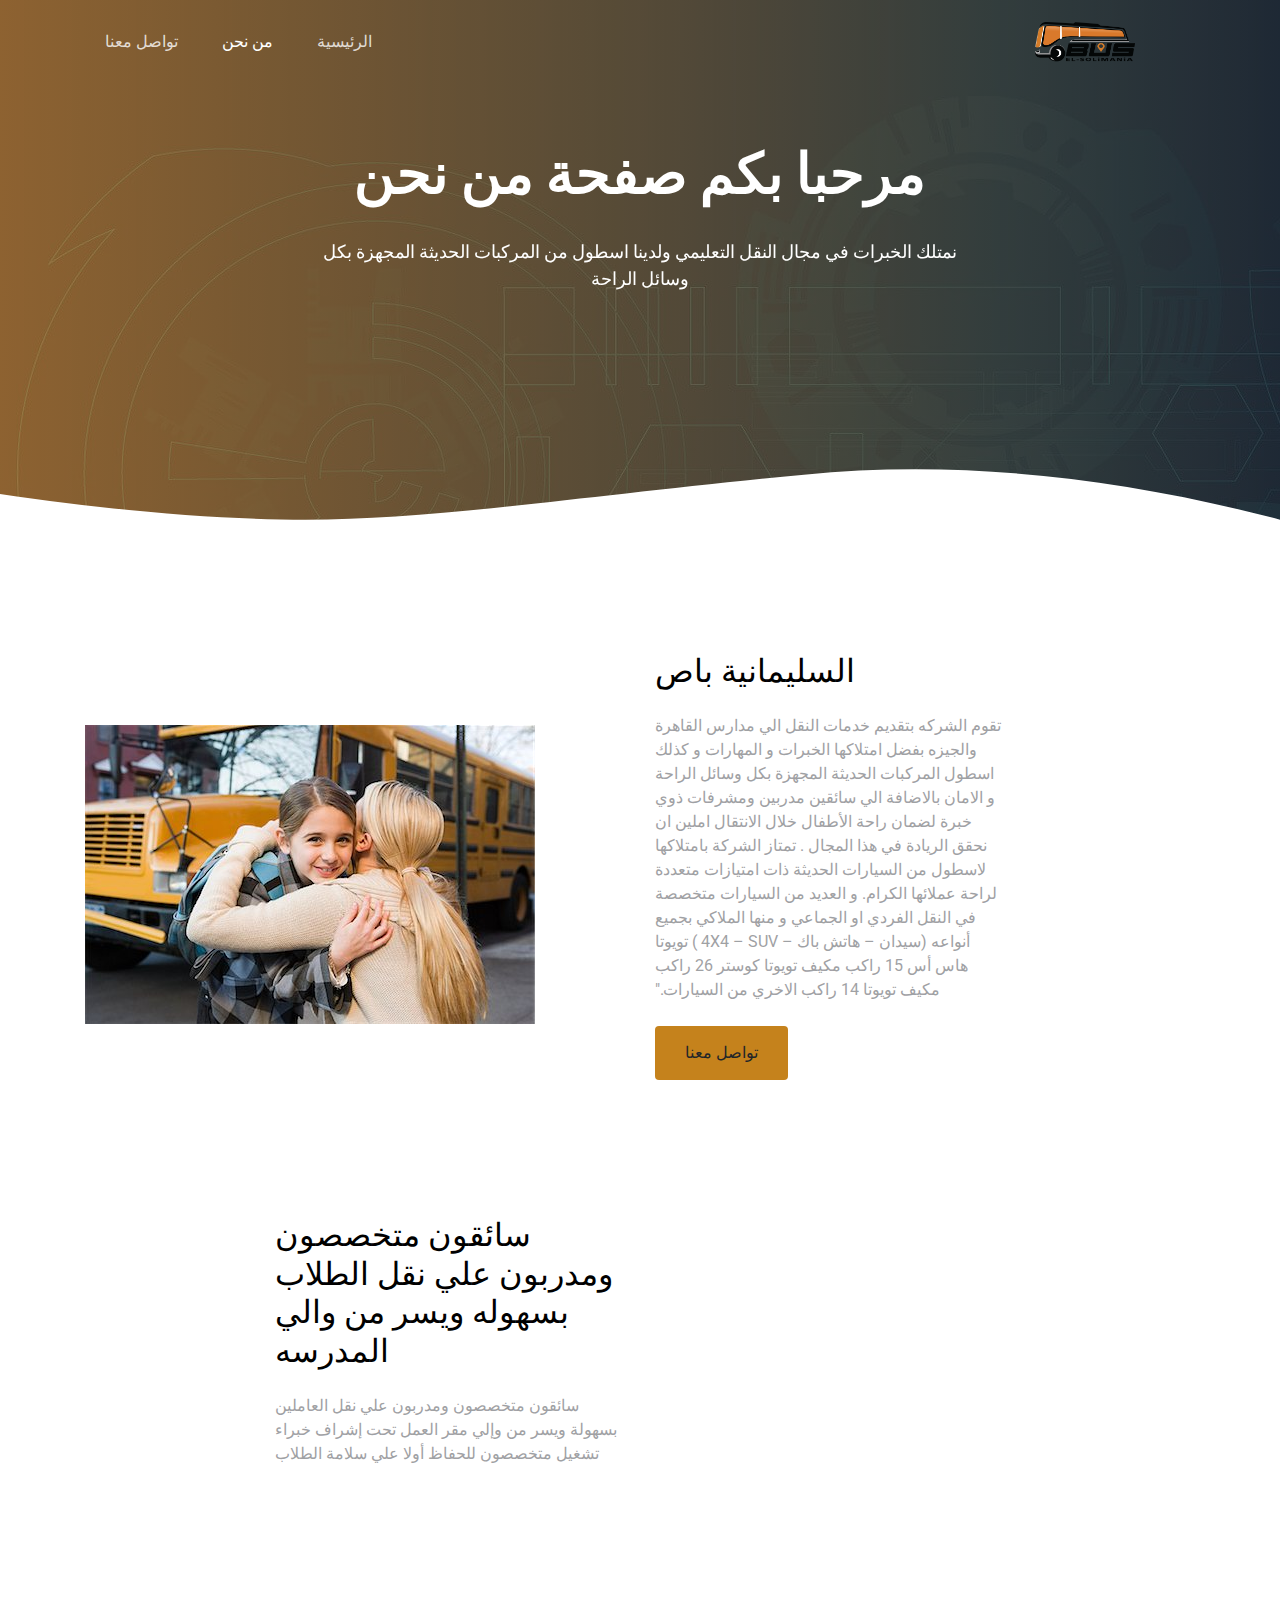
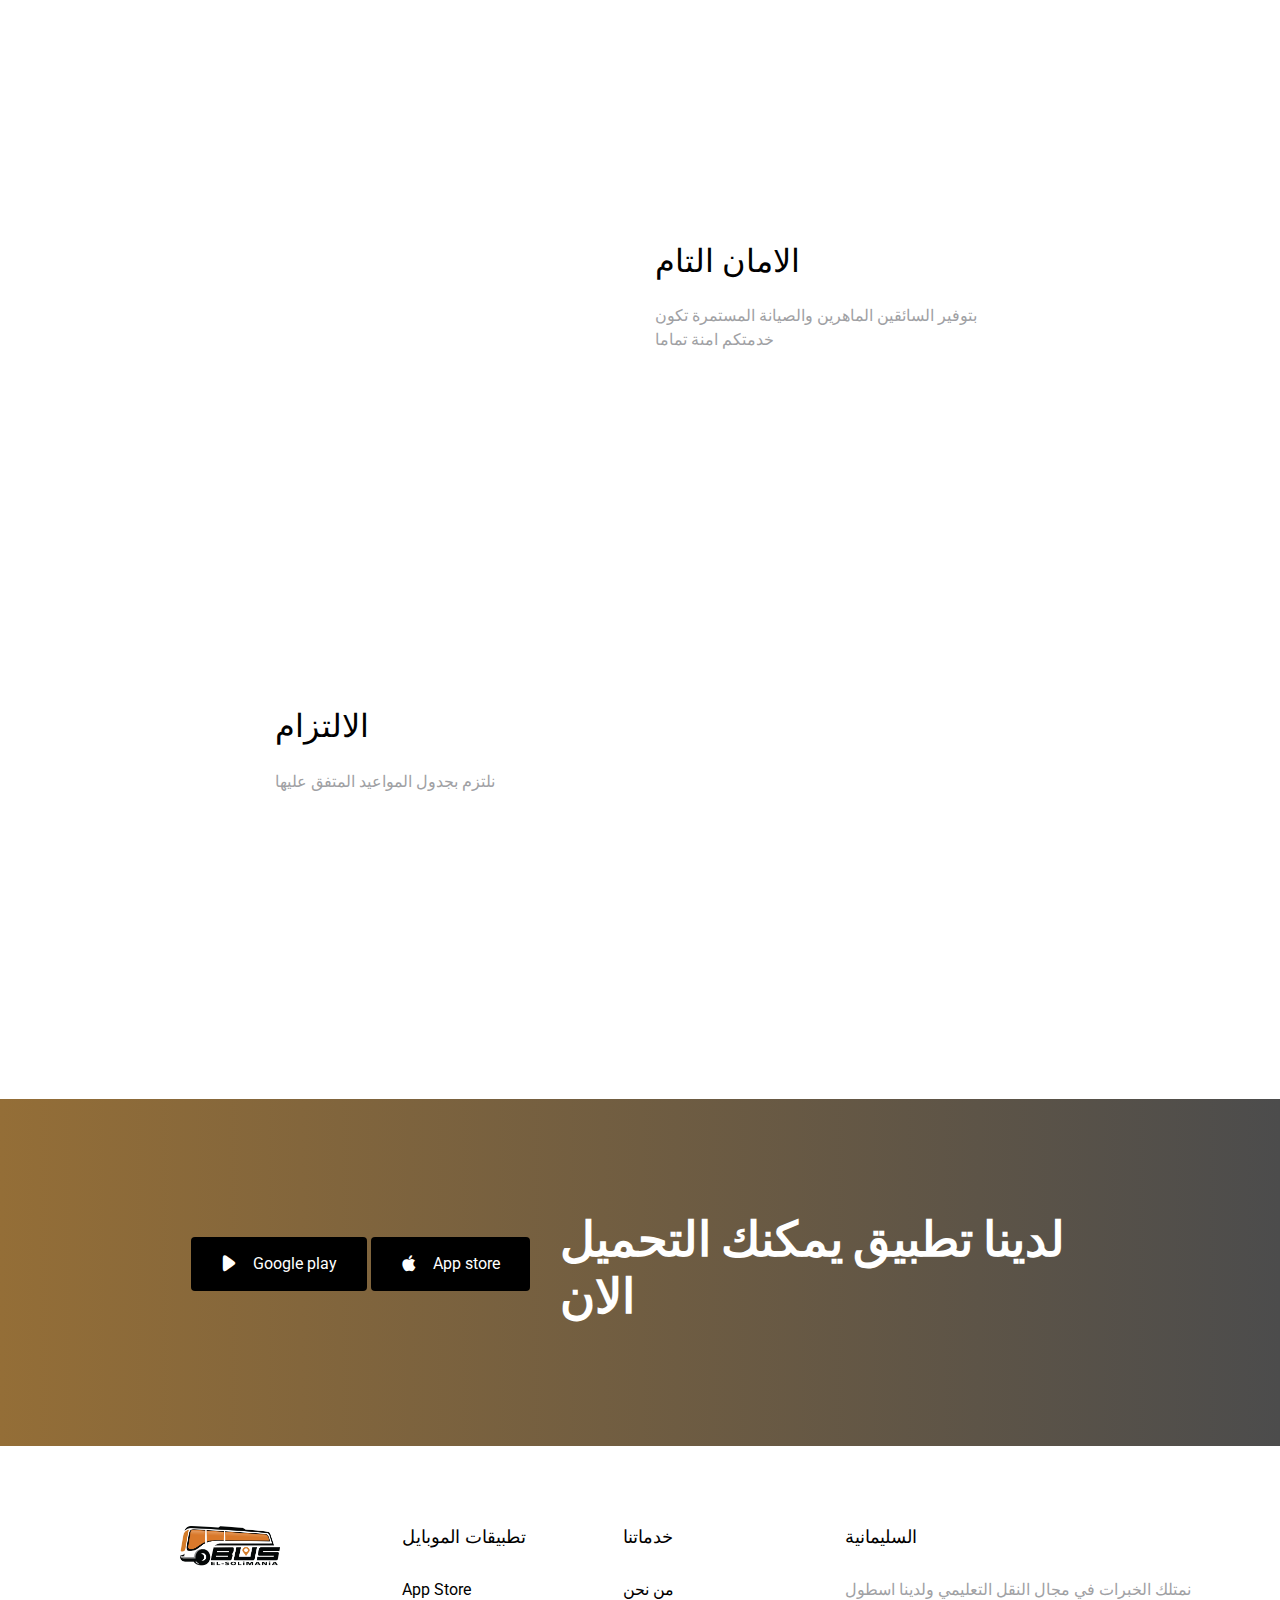
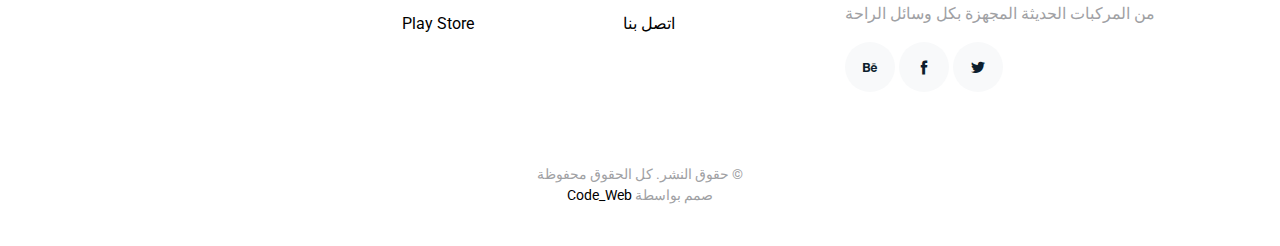
<file: AR/features.html>
<!DOCTYPE html>
<html lang="en" dir="rtl">
<head>
  <meta charset="utf-8">
  <title>elsolimania</title>
  <meta content="width=device-width, initial-scale=1.0" name="viewport">
  <meta content="" name="keywords">
  <meta content="" name="description">

  <!-- Favicons -->
  <link href="" rel="icon">
  <link href="" rel="apple-touch-icon">

  <!-- Google Fonts -->
  <link href="https://fonts.googleapis.com/css?family=Poppins:300,400,700|Roboto:300,400,700&display=swap" rel="stylesheet">

  <!-- Bootstrap CSS File -->
  <link href="../vendor/bootstrap/css/bootstrap.min.css" rel="stylesheet">

  <!-- Vendor CSS Files -->
  <link href="../vendor/icofont/icofont.min.css" rel="stylesheet">
  <link href="../vendor/line-awesome/css/line-awesome.min.css" rel="stylesheet">
  <link href="../vendor/aos/aos.css" rel="stylesheet">
  <link href="../vendor/owlcarousel/assets/owl.carousel.min.css" rel="stylesheet">

  <!-- Template Main CSS File -->
  <link href="../css/style.css" rel="stylesheet">

  <!-- ===============================================

  ======================================================= -->
</head>

<body>
    
  <div class="site-wrap">

    <div class="site-mobile-menu site-navbar-target">
      <div class="site-mobile-menu-header">
        <div class="site-mobile-menu-close mt-3">
          <span class="icofont-close js-menu-toggle"></span>
        </div>
      </div>
      <div class="site-mobile-menu-body"></div>
    </div>

    <header class="site-navbar js-sticky-header site-navbar-target" role="banner" >

      <div class="container">
        <div class="row align-items-center">
          
          <div class="col-6 col-lg-2">
            <a href="../index.html">   <img src="../img/logo.png" style="width: 100px;">  </a>
                    </div>

          <div class="col-12 col-md-10 d-none d-lg-block">
            <nav class="site-navigation position-relative text-LEFT" role="navigation">

              <ul class="site-menu main-menu js-clone-nav mr-auto d-none d-lg-block">
                <li><a href="../index.html" class="nav-link">الرئيسية </a></li>
                <li class="active"><a href="#" class="nav-link">من نحن </a></li>
                
          
                <li><a href="./contact.php" class="nav-link">تواصل معنا </a></li>
              </ul>
            </nav>
          </div>


          <div class="col-6 d-inline-block d-lg-none ml-md-0 py-3" style="position: relative; top: 3px;">

            <a href="#" class="burger site-menu-toggle js-menu-toggle" data-toggle="collapse" data-target="#main-navbar">
              <span></span>
            </a>
          </div>

        </div>
      </div>
      
    </header>


    <main id="main">
      <div class="hero-section inner-page">
        <div class="wave">
          
          <svg width="1920px" height="265px" viewBox="0 0 1920 265" version="1.1" xmlns="http://www.w3.org/2000/svg" xmlns:xlink="http://www.w3.org/1999/xlink">
              <g id="Page-1" stroke="none" stroke-width="1" fill="none" fill-rule="evenodd">
                  <g id="Apple-TV" transform="translate(0.000000, -402.000000)" fill="#FFFFFF">
                      <path d="M0,439.134243 C175.04074,464.89273 327.944386,477.771974 458.710937,477.771974 C654.860765,477.771974 870.645295,442.632362 1205.9828,410.192501 C1429.54114,388.565926 1667.54687,411.092417 1920,477.771974 L1920,667 L1017.15166,667 L0,667 L0,439.134243 Z" id="Path"></path>
                  </g>
              </g>
          </svg>

        </div>

        <div class="container">
          <div class="row align-items-center">
            <div class="col-12">
              <div class="row justify-content-center">
                <div class="col-md-7 text-center hero-text">
                  <h1 data-aos="fade-up" data-aos-delay="">مرحبا بكم صفحة من نحن </h1>
                  <p class="mb-5" data-aos="fade-up"  data-aos-delay="100">نمتلك الخبرات في مجال النقل التعليمي  ولدينا اسطول  من المركبات الحديثة المجهزة  بكل وسائل الراحة</p>  
                </div>
              </div>
            </div>
          </div>
        </div>
        
      </div>

      <div class="site-section pb-0">
        <div class="container">
          <div class="row align-items-center">
            <div class="col-md-4 mr-auto">
              <h2 class="mb-4">  السليمانية باص </h2>
              <p class="mb-4">تقوم الشركه بتقديم خدمات النقل الي مدارس القاهرة والجيزه  بفضل امتلاكها الخبرات و المهارات و كذلك اسطول المركبات الحديثة المجهزة بكل وسائل الراحة و الامان بالاضافة الي سائقين مدربين ومشرفات   ذوي خبرة لضمان راحة الأطفال خلال الانتقال املين ان نحقق الريادة في هذا المجال . تمتاز الشركة بامتلاكها لاسطول من السيارات الحديثة ذات امتيازات متعددة لراحة عملائها الكرام. و العديد من السيارات  متخصصة في النقل الفردي او الجماعي و منها الملاكي بجميع أنواعه (سيدان – هاتش باك – 4X4 – SUV ) تويوتا هاس أس 15 راكب مكيف تويوتا كوستر 26 راكب مكيف تويوتا 14 راكب الاخري من السيارات."</p>
              <p data-aos="fade-" data-aos-delay="200" data-aos-offset="-500"><a href="https://api.whatsapp.com/send?phone=201022062385"
                class="btn btn-outline-black" style="background: rgb(197, 130, 28);">تواصل معنا </a></p>             </div>
            <div class="col-md-6" data-aos="fade-left">
              <img src="../img/img1.jpg" alt="Image" class="img-fluid">
            </div>
          </div>
        </div>
      </div> <!-- .site-section -->

      <div class="site-section">
        <div class="container">
          <div class="row align-items-center">
            <div class="col-md-4 ml-auto order-2">
              <h2 class="mb-4"> سائقون متخصصون ومدربون علي نقل الطلاب بسهوله ويسر من والي المدرسه</h2>
              <p class="mb-4">سائقون متخصصون ومدربون علي نقل العاملين بسهولة ويسر من وإلي مقر العمل تحت إشراف خبراء تشغيل متخصصون للحفاظ أولا علي سلامة الطلاب               </p>
              <p data-aos="fade-" data-aos-delay="200" data-aos-offset="-500"><a href="https://api.whatsapp.com/send?phone=201022062385"
                class="btn btn-outline-black" style="background: rgb(197, 130, 28);">تواصل معنا </a></p>             </div>
            <div class="col-md-6" data-aos="fade-">
              <img src="../img/img2.jpg" alt="Image" class="img-fluid">
            </div>
          </div>
        </div>
      </div> <!-- .site-section -->

      <div class="site-section pb-0">
        <div class="container">
          <div class="row align-items-center">
            <div class="col-md-4 mr-auto">
              <h2 class="mb-4">الامان التام</h2>
              <p class="mb-4">بتوفير السائقين الماهرين والصيانة المستمرة تكون خدمتكم امنة تماما   </p>
              <p data-aos="fade-" data-aos-delay="200" data-aos-offset="-500"><a href="https://api.whatsapp.com/send?phone=201022062385"
                class="btn btn-outline-black" style="background: rgb(197, 130, 28);">تواصل معنا </a></p>             </div>
            <div class="col-md-6" data-aos="fade-">
              <img src="../img/img3.jpg" alt="Image" class="img-fluid">
            </div>
          </div>
        </div>
      </div> <!-- .site-section -->

      <div class="site-section">
        <div class="container">
          <div class="row align-items-center">
            <div class="col-md-4 ml-auto order-2">
              <h2 class="mb-4">الالتزام  </h2>
              <p class="mb-4">نلتزم بجدول المواعيد المتفق عليها </p>
              <p data-aos="fade-" data-aos-delay="200" data-aos-offset="-500"><a href="https://api.whatsapp.com/send?phone=201022062385"
                class="btn btn-outline-black" style="background: rgb(197, 130, 28);">تواصل معنا </a></p>             </div>
            <div class="col-md-6" data-aos="fade-">
              <img src="../img/img4.jpg" alt="Image" class="img-fluid">
            </div>
          </div>
        </div>
      </div> <!-- .site-section -->


      <div class="site-section cta-section">
        <div class="container">
          <div class="row align-items-center">
            <div class="col-md-6 mr-auto text-center text-md-left mb-5 mb-md-0">
              <h2>لدينا تطبيق يمكنك التحميل  الان</h2>
            </div>
            <div class="col-md-5 text-center text-md-right">
              <p><a href="#" class="btn"><span class="icofont-brand-apple mr-3"></span>App store</a> <a href="#" class="btn"><span class="icofont-ui-play mr-3"></span>Google play</a></p>
            </div>
          </div>
        </div>
      </div>


    </main>
    <footer class="footer" role="contentinfo">
      <div class="container">
        <div class="row">
          <div class="col-md-4 mb-4 mb-md-0">
            <h3>السليمانية</h3>
            <p>نمتلك الخبرات في مجال النقل التعليمي ولدينا اسطول من المركبات الحديثة المجهزة بكل وسائل الراحة

            </p>
            <p class="social">
              <a href="https://api.whatsapp.com/send?phone=201022062385"><span class="icofont-twitter"></span></a>
              <a href="https://www.facebook.com/schoolbus6/?_rdc=1&_rdr"><span class="icofont-facebook"></span></a>
              <a href="https://api.whatsapp.com/send?phone=201022062385"><span class="icofont-behance"></span></a>
            </p>
          </div>
          <div class="col-md-7 ml-auto">
            <div class="row site-section pt-0">
            
              <div class="col-md-4 mb-4 mb-md-0">
                <h3>خدماتنا </h3>
                <ul class="list-unstyled">
                  <li><a href="./features.html">من نحن </a></li>
                  <li><a href="./contact.php">اتصل بنا</a></li>
                </ul>
              </div>
              <div class="col-md-4 mb-4 mb-md-0">
                <h3>تطبيقات الموبايل </h3>
                <ul class="list-unstyled">
                  <li><a href="#"> App Store</a></li>
                  <li><a href="#"> Play Store</a></li>
                </ul>
              </div>

              <div class="col-md-4 mb-4 mb-md-0">
                <a href="../index.html">   <img src="../img/logo.png" style="width: 100px;">  </a>
              </div>
            </div>
          </div>
        </div>

        

        <div class="row justify-content-center text-center">
          <div class="col-md-7">
            <p class="copyright">&copy;  حقوق النشر. كل الحقوق محفوظة</p>
            <div class="credits">
            
            صمم بواسطة <a href="https://cutt.us/9WnAB">Code_Web</a>
            </div>
          </div>
        </div>

      </div>
    </footer>
  </div> <!-- .site-wrap -->
  
  <!-- Vendor JS Files -->
  <script src="../vendor/jquery/jquery.min.js"></script>
  <script src="../vendor/jquery/jquery-migrate.min.js"></script>
  <script src="../vendor/bootstrap/js/bootstrap.min.js"></script>
  <script src="../vendor/easing/easing.min.js"></script>
  <script src="../vendor/php-email-form/validate.js"></script>
  <script src="../vendor/sticky/sticky.js"></script>
  <script src="../vendor/aos/aos.js"></script>
  <script src="../vendor/owlcarousel/owl.carousel.min.js"></script>

  <!-- Template Main JS File -->
  <script src="../js/main.js"></script>

  </body>
</html>
</file>
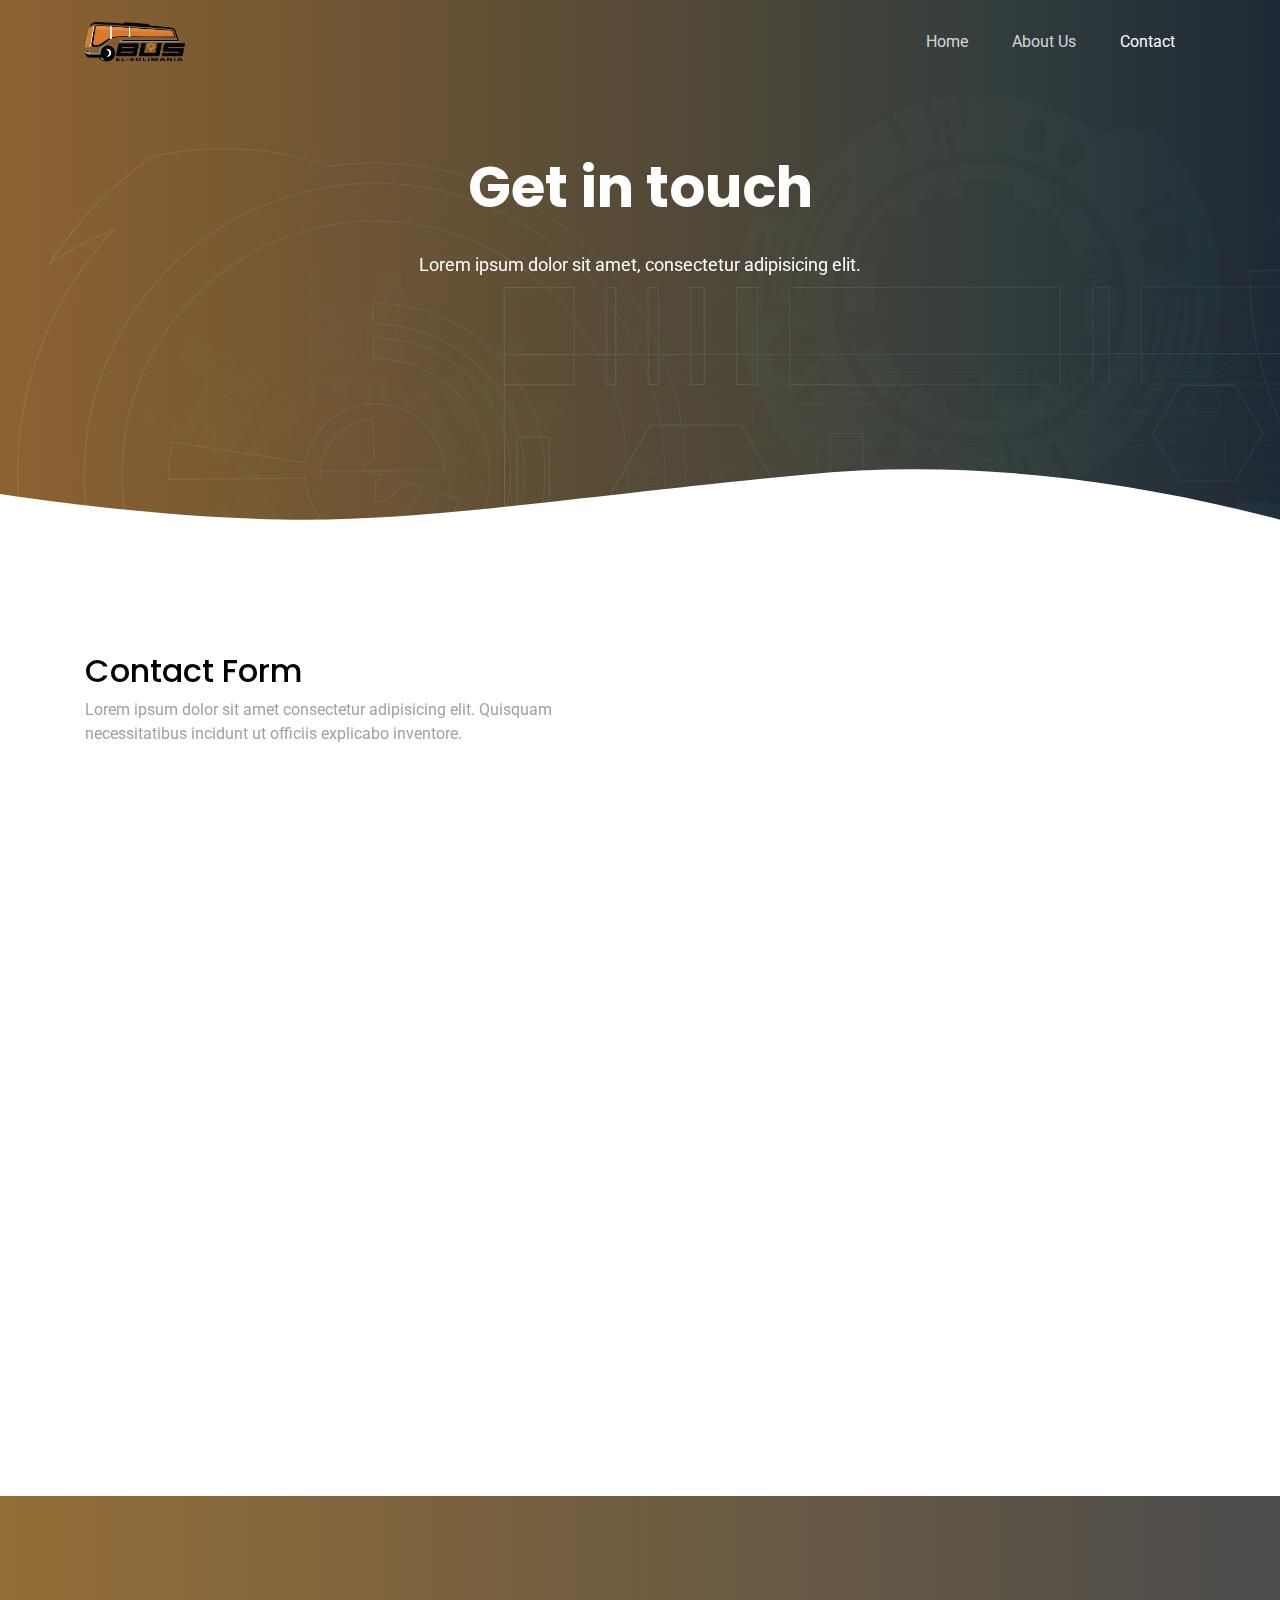
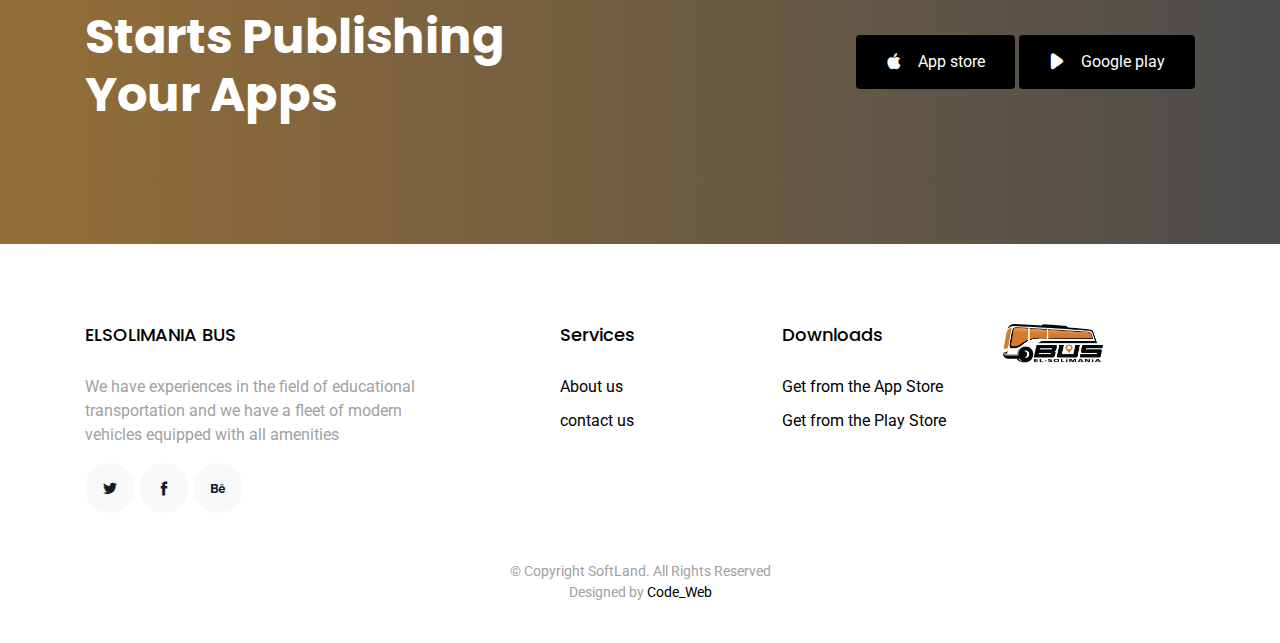
<file: EN/contact.html>
<!DOCTYPE html>
<html lang="en">
<head>
  <meta charset="utf-8">
  <title>elsolimania</title>
  <meta content="width=device-width, initial-scale=1.0" name="viewport">
  <meta content="" name="keywords">
  <meta content="" name="description">

  <!-- Favicons -->
  <link href="../img/favicon.png" rel="icon">
  <link href="../img/apple-touch-icon.png" rel="apple-touch-icon">

  <!-- Google Fonts -->
  <link href="https://fonts.googleapis.com/css?family=Poppins:300,400,700|Roboto:300,400,700&display=swap" rel="stylesheet">

  <!-- Bootstrap CSS File -->
  <link href="../vendor/bootstrap/css/bootstrap.min.css" rel="stylesheet">

  <!-- Vendor CSS Files -->
  <link href="../vendor/icofont/icofont.min.css" rel="stylesheet">
  <link href="../vendor/line-awesome/css/line-awesome.min.css" rel="stylesheet">
  <link href="../vendor/aos/aos.css" rel="stylesheet">
  <link href="../vendor/owlcarousel/assets/owl.carousel.min.css" rel="stylesheet">

  <!-- Template Main CSS File -->
  <link href="../css/style.css" rel="stylesheet">

  <!-- =======================================================
   
  ======================================================= -->
</head>

<body>
    
  <div class="site-wrap">

    <div class="site-mobile-menu site-navbar-target">
      <div class="site-mobile-menu-header">
        <div class="site-mobile-menu-close mt-3">
          <span class="icon-close2 js-menu-toggle"></span>
        </div>
      </div>
      <div class="site-mobile-menu-body"></div>
    </div>

    <header class="site-navbar js-sticky-header site-navbar-target" role="banner" >

      <div class="container">
        <div class="row align-items-center">
          
          <div class="col-6 col-lg-2">
            <a href="../EN/index.html">   <img src="../img/logo.png" style="width: 100px;">  </a>
          </div>

          <div class="col-12 col-md-10 d-none d-lg-block">
            <nav class="site-navigation position-relative text-right" role="navigation">

              <ul class="site-menu main-menu js-clone-nav mr-auto d-none d-lg-block">
                <li><a href="../index.html" class="nav-link">Home</a></li>
                <li><a href="../EN/features.html" class="nav-link">About Us</a></li>
                
                
                
                <li class="active"><a href="../EN/contact.html" class="nav-link">Contact</a></li>
              </ul>
            </nav>
          </div>


          <div class="col-6 d-inline-block d-lg-none ml-md-0 py-3" style="position: relative; top: 3px;">

            <a href="#" class="burger site-menu-toggle js-menu-toggle" data-toggle="collapse" data-target="#main-navbar">
              <span></span>
            </a>
          </div>

        </div>
      </div>
      
    </header>


    <main id="main">
      <div class="hero-section inner-page">
        <div class="wave">
          
          <svg width="1920px" height="265px" viewBox="0 0 1920 265" version="1.1" xmlns="http://www.w3.org/2000/svg" xmlns:xlink="http://www.w3.org/1999/xlink">
              <g id="Page-1" stroke="none" stroke-width="1" fill="none" fill-rule="evenodd">
                  <g id="Apple-TV" transform="translate(0.000000, -402.000000)" fill="#FFFFFF">
                      <path d="M0,439.134243 C175.04074,464.89273 327.944386,477.771974 458.710937,477.771974 C654.860765,477.771974 870.645295,442.632362 1205.9828,410.192501 C1429.54114,388.565926 1667.54687,411.092417 1920,477.771974 L1920,667 L1017.15166,667 L0,667 L0,439.134243 Z" id="Path"></path>
                  </g>
              </g>
          </svg>

        </div>

        <div class="container">
          <div class="row align-items-center">
            <div class="col-12">
              <div class="row justify-content-center">
                <div class="col-md-7 text-center hero-text">
                  <h1 data-aos="fade-up" data-aos-delay="">Get in touch</h1>
                  <p class="mb-5" data-aos="fade-up"  data-aos-delay="100">Lorem ipsum dolor sit amet, consectetur adipisicing elit.</p>  
                </div>
              </div>
            </div>
          </div>
        </div>
        
      </div>

      <div class="site-section">
      <div class="container">
        <div class="row mb-5 align-items-end">
          <div class="col-md-6" data-aos="fade-up">
          
            <h2>Contact Form</h2>
            <p class="mb-0">Lorem ipsum dolor sit amet consectetur adipisicing elit. Quisquam necessitatibus incidunt ut officiis explicabo inventore.</p>
          </div>
          
        </div>
        
            <div class="row">
              <div class="col-md-4 ml-auto order-2"  data-aos="fade-up">
                <ul class="list-unstyled">
                  <li class="mb-3">
                    <strong class="d-block mb-1">Address</strong>
                    <span>203 Fake St. Mountain View, San Francisco, California, USA</span>
                  </li>
                  <li class="mb-3">
                    <strong class="d-block mb-1">Phone</strong>
                    <span>+1 232 3235 324</span>
                  </li>
                  <li class="mb-3">
                    <strong class="d-block mb-1">Email</strong>
                    <span>youremail@domain.com</span>
                  </li>
                </ul>
              </div>

              <div class="col-md-6 mb-5 mb-md-0"  data-aos="fade-up">
                <form action="forms/contact.php" method="post" role="form" class="php-email-form">
              
                  <div class="row">
                    <div class="col-md-6 form-group">
                      <label for="name">Name</label>
                      <input type="text" name="name" class="form-control" id="name" data-rule="minlen:4" data-msg="Please enter at least 4 chars" />
                      <div class="validate"></div>
                    </div>
                    <div class="col-md-6 form-group">
                      <label for="name">Email</label>
                      <input type="email" class="form-control" name="email" id="email" data-rule="email" data-msg="Please enter a valid email" />
                      <div class="validate"></div>
                    </div>
                    <div class="col-md-12 form-group">
                      <label for="name">Subject</label>
                      <input type="text" class="form-control" name="subject" id="subject" data-rule="minlen:4" data-msg="Please enter at least 8 chars of subject" />
                      <div class="validate"></div>
                    </div>
                    <div class="col-md-12 form-group">
                      <label for="name">Message</label>
                      <textarea class="form-control" name="message" cols="30" rows="10" data-rule="required" data-msg="Please write something for us"></textarea>
                      <div class="validate"></div>
                    </div>
    
    
                    <div class="col-md-12 mb-3">
                        <div class="loading">Loading</div>
                      <div class="error-message"></div>
                      <div class="sent-message">Your message has been sent. Thank you!</div>
                    </div>
    
                    <div class="col-md-6 form-group">
                      <input type="submit" class="btn btn-primary d-block w-100" value="Send Message">
                    </div>
                  </div>
    
                </form>
              </div>
          
            </div>
      </div>
    </div>



      

      <div class="site-section cta-section">
        <div class="container">
          <div class="row align-items-center">
            <div class="col-md-6 mr-auto text-center text-md-left mb-5 mb-md-0">
              <h2>Starts Publishing Your Apps</h2>
            </div>
            <div class="col-md-5 text-center text-md-right">
              <p><a href="#" class="btn"><span class="icofont-brand-apple mr-3"></span>App store</a> <a href="#" class="btn"><span class="icofont-ui-play mr-3"></span>Google play</a></p>
            </div>
          </div>
        </div>
      </div>


    </main>

    <footer class="footer" role="contentinfo">
      <div class="container">
        <div class="row">
          <div class="col-md-4 mb-4 mb-md-0">
            <h3>ELSOLIMANIA BUS</h3>
            <p>We have experiences in the field of educational transportation
               and we have a fleet of modern vehicles equipped with all amenities</p>
            <p class="social">
              <a href="https://api.whatsapp.com/send?phone=201022062385"><span class="icofont-twitter"></span></a>
              <a href="#"><span class="icofont-facebook"></span></a>
              <a href="https://api.whatsapp.com/send?phone=201022062385"><span class="icofont-behance"></span></a>
            </p>
          </div>
          <div class="col-md-7 ml-auto">
            <div class="row site-section pt-0">
            
              <div class="col-md-4 mb-4 mb-md-0">
                <h3>Services</h3>
                <ul class="list-unstyled">
                  <li><a href="./features.html">About us</a></li>
                  <li><a href="./contact.html">contact us</a></li>
                </ul>
              </div>
              <div class="col-md-4 mb-4 mb-md-0">
                <h3>Downloads</h3>
                <ul class="list-unstyled">
                  <li><a href="#">Get from the App Store</a></li>
                  <li><a href="#">Get from the Play Store</a></li>
                </ul>
              </div>

              <div class="col-md-4 mb-4 mb-md-0">
                <a href="../EN/index.html">  <img src="../img/logo.png" style="width: 100px;"></a>

              </div>

            </div>
          </div>
        </div>

        <div class="row justify-content-center text-center">
          <div class="col-md-7">
            <p class="copyright">&copy; Copyright SoftLand. All Rights Reserved</p>
            <div class="credits">
            
              Designed by <a href="https://cutt.us/9WnAB">Code_Web</a>
            </div>
          </div>
        </div>

      </div>
    </footer>
  </div> <!-- .site-wrap -->
  
  <!-- Vendor JS Files -->
  <script src="../vendor/jquery/jquery.min.js"></script>
  <script src="../vendor/jquery/jquery-migrate.min.js"></script>
  <script src="../vendor/bootstrap/js/bootstrap.min.js"></script>
  <script src="../vendor/easing/easing.min.js"></script>
  <script src="../vendor/php-email-form/validate.js"></script>
  <script src="../vendor/sticky/sticky.js"></script>
  <script src="../vendor/aos/aos.js"></script>
  <script src="../vendor/owlcarousel/owl.carousel.min.js"></script>

  <!-- Template Main JS File -->
  <script src="../js/main.js"></script>

  </body>
</html>
</file>
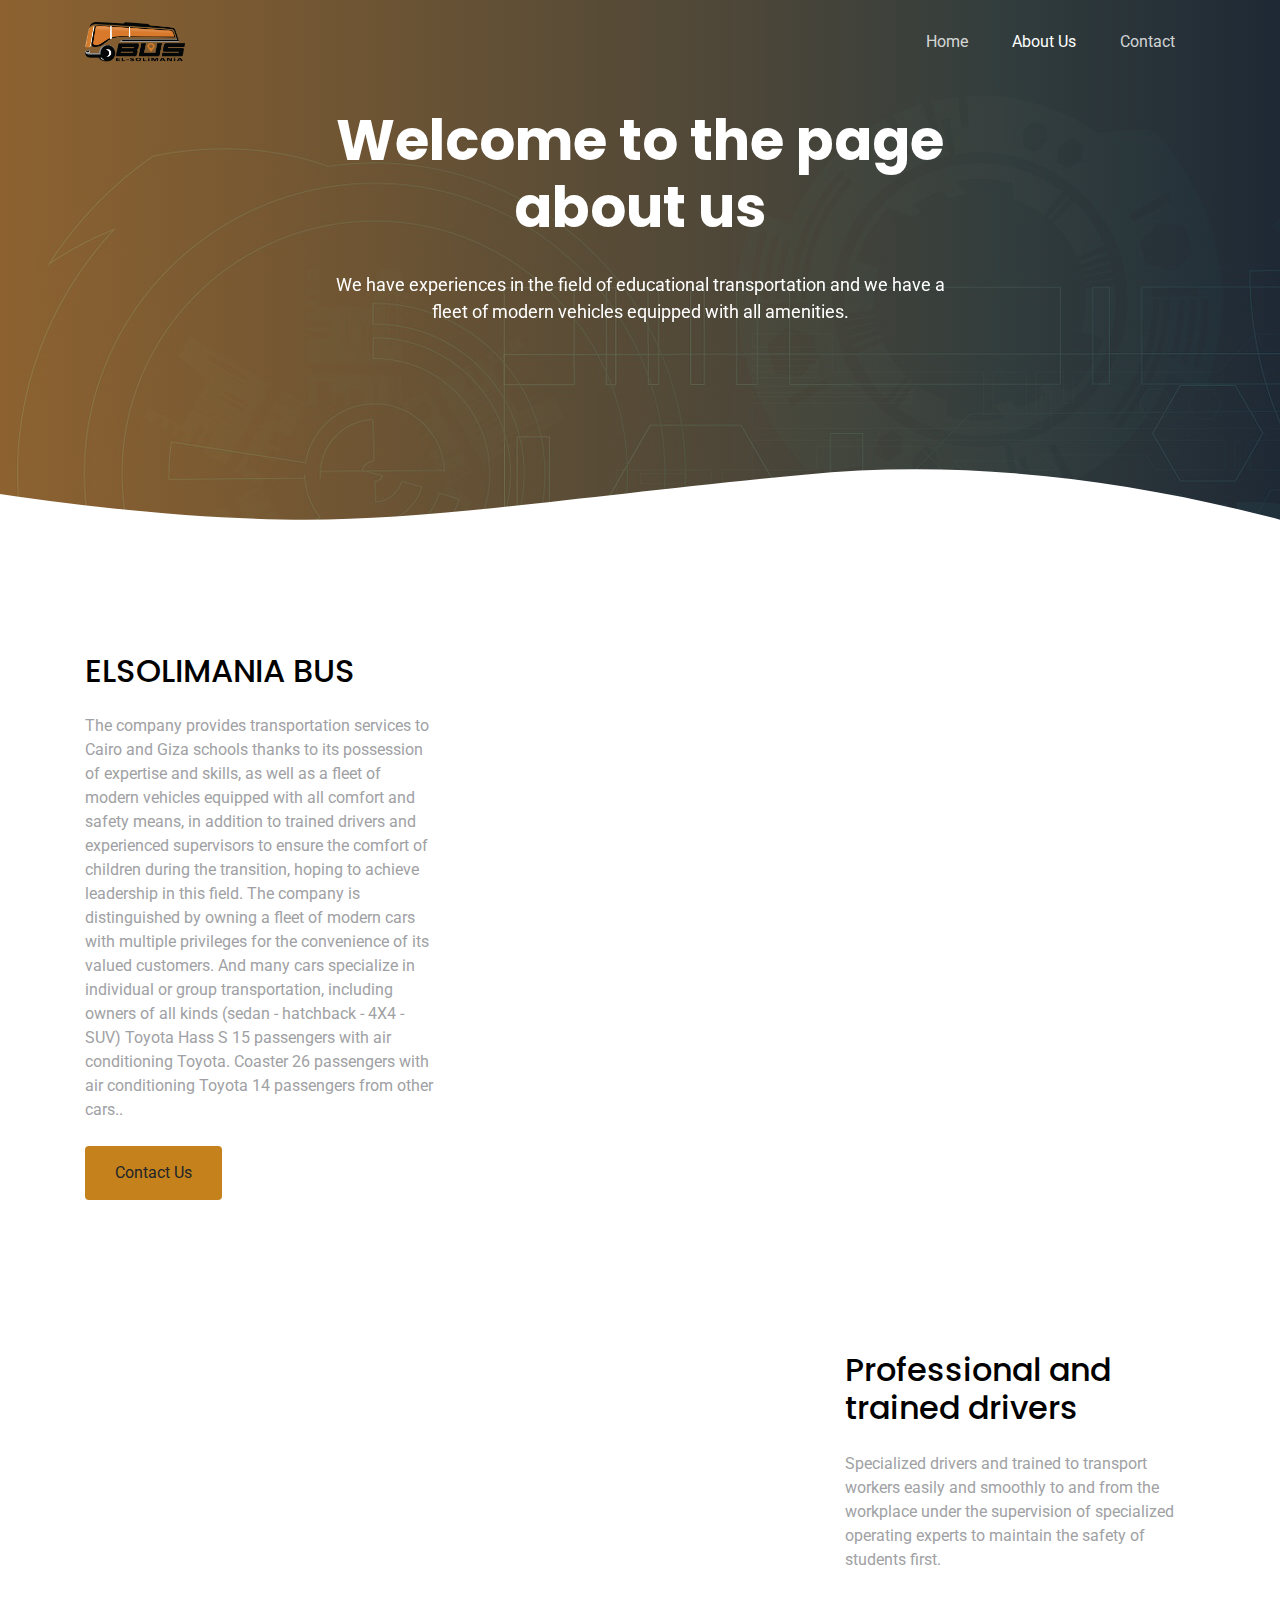
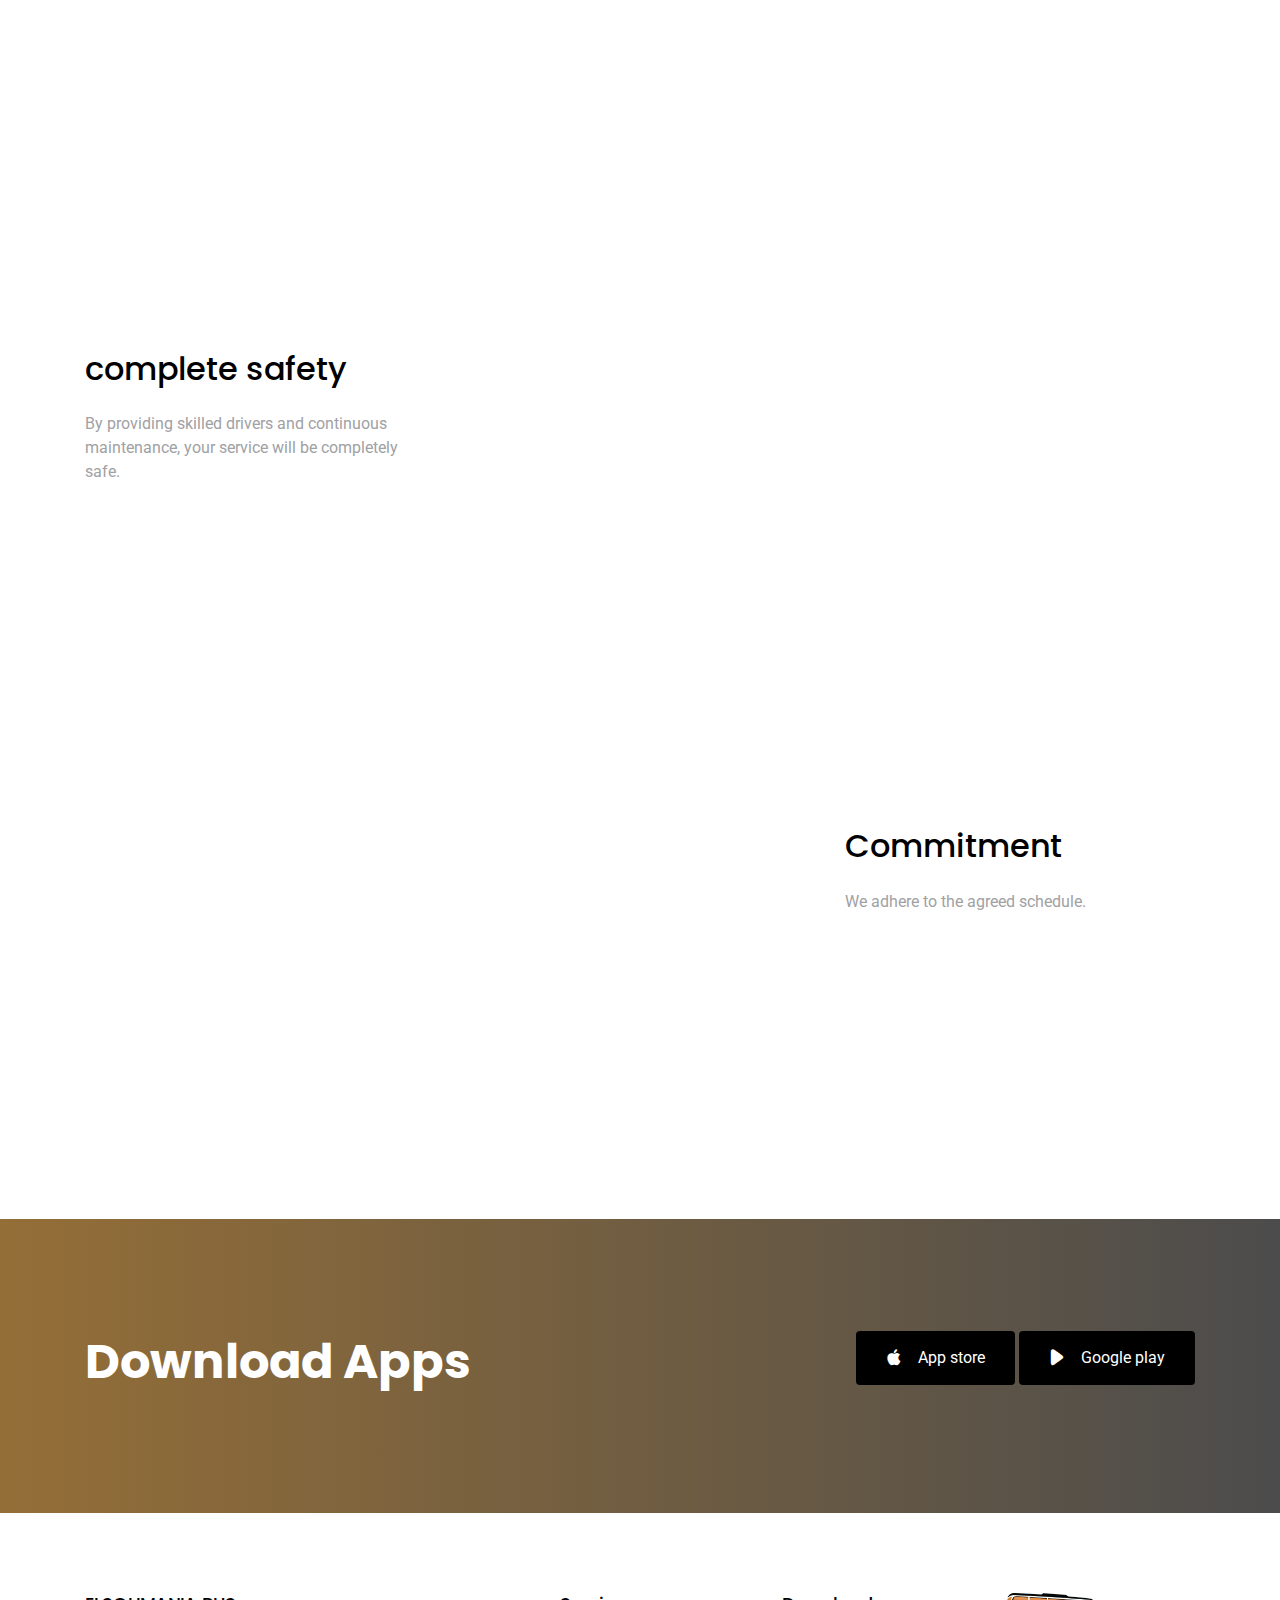
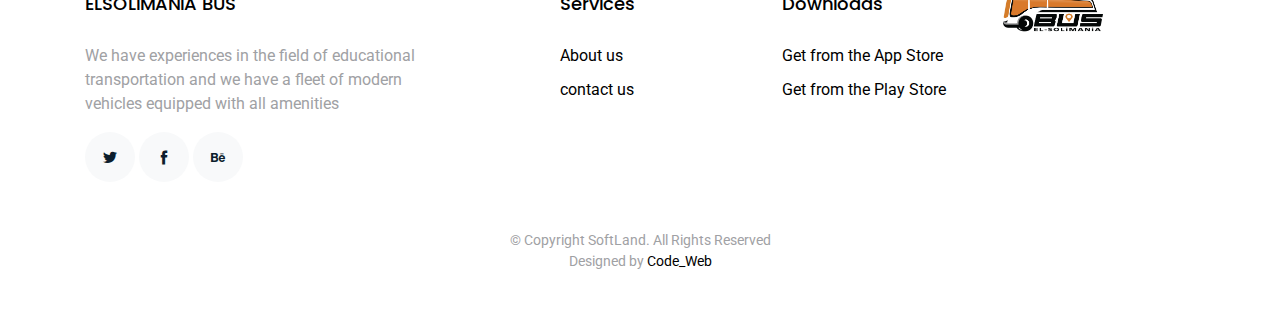
<file: EN/features.html>
<!DOCTYPE html>
<html lang="en">
<head>
  <meta charset="utf-8">
  <title>elsolimania</title>
  <meta content="width=device-width, initial-scale=1.0" name="viewport">
  <meta content="" name="keywords">
  <meta content="" name="description">

  <!-- Favicons -->
  <link href="" rel="icon">
  <link href="" rel="apple-touch-icon">

  <!-- Google Fonts -->
  <link href="https://fonts.googleapis.com/css?family=Poppins:300,400,700|Roboto:300,400,700&display=swap" rel="stylesheet">

  <!-- Bootstrap CSS File -->
  <link href="../vendor/bootstrap/css/bootstrap.min.css" rel="stylesheet">

  <!-- Vendor CSS Files -->
  <link href="../vendor/icofont/icofont.min.css" rel="stylesheet">
  <link href="../vendor/line-awesome/css/line-awesome.min.css" rel="stylesheet">
  <link href="../vendor/aos/aos.css" rel="stylesheet">
  <link href="../vendor/owlcarousel/assets/owl.carousel.min.css" rel="stylesheet">

  <!-- Template Main CSS File -->
  <link href="../css/style.css" rel="stylesheet">

  <!-- ===============================================

  ======================================================= -->
</head>

<body>
    
  <div class="site-wrap">

    <div class="site-mobile-menu site-navbar-target">
      <div class="site-mobile-menu-header">
        <div class="site-mobile-menu-close mt-3">
          <span class="icofont-close js-menu-toggle"></span>
        </div>
      </div>
      <div class="site-mobile-menu-body"></div>
    </div>

    <header class="site-navbar js-sticky-header site-navbar-target" role="banner" >

      <div class="container">
        <div class="row align-items-center">
          
          <div class="col-6 col-lg-2">
            <a href="index.html">   <img src="../img/logo.png" style="width: 100px;">  </a>
          </div>

          <div class="col-12 col-md-10 d-none d-lg-block">
            <nav class="site-navigation position-relative text-right" role="navigation">

              <ul class="site-menu main-menu js-clone-nav mr-auto d-none d-lg-block">
                <li><a href="../index.html" class="nav-link">Home</a></li>
                <li class="active"><a href="features.html" class="nav-link">About Us</a></li>
              
                <li><a href="contact.php" class="nav-link">Contact</a></li>
              </ul>
            </nav>
          </div>


          <div class="col-6 d-inline-block d-lg-none ml-md-0 py-3" style="position: relative; top: 3px;">

            <a href="#" class="burger site-menu-toggle js-menu-toggle" data-toggle="collapse" data-target="#main-navbar">
              <span></span>
            </a>
          </div>

        </div>
      </div>
      
    </header>


    <main id="main">
      <div class="hero-section inner-page">
        <div class="wave">
          
          <svg width="1920px" height="265px" viewBox="0 0 1920 265" version="1.1" xmlns="http://www.w3.org/2000/svg" xmlns:xlink="http://www.w3.org/1999/xlink">
              <g id="Page-1" stroke="none" stroke-width="1" fill="none" fill-rule="evenodd">
                  <g id="Apple-TV" transform="translate(0.000000, -402.000000)" fill="#FFFFFF">
                      <path d="M0,439.134243 C175.04074,464.89273 327.944386,477.771974 458.710937,477.771974 C654.860765,477.771974 870.645295,442.632362 1205.9828,410.192501 C1429.54114,388.565926 1667.54687,411.092417 1920,477.771974 L1920,667 L1017.15166,667 L0,667 L0,439.134243 Z" id="Path"></path>
                  </g>
              </g>
          </svg>

        </div>

        <div class="container">
          <div class="row align-items-center">
            <div class="col-12">
              <div class="row justify-content-center">
                <div class="col-md-7 text-center hero-text">
                  <h1 data-aos="fade-up" data-aos-delay="">Welcome to the page about us</h1>
                  <p class="mb-5" data-aos="fade-up"  data-aos-delay="100"
                  >We have experiences in the field of educational transportation and we 
                    have a fleet of modern vehicles equipped with all amenities.</p>  
                </div>
              </div>
            </div>
          </div>
        </div>
        
      </div>

      

      <div class="site-section pb-0">
        <div class="container">
          <div class="row align-items-center">
            <div class="col-md-4 mr-auto">
              <h2 class="mb-4">ELSOLIMANIA BUS</h2>
              <p class="mb-4">The company provides transportation services to Cairo and Giza
                 schools thanks to its possession of expertise and skills, as well as a fleet of modern
                  vehicles equipped with all comfort and safety means, in addition to trained drivers
                   and experienced supervisors to ensure the comfort of children during the transition, 
                   hoping to achieve leadership in this field. The company is distinguished by owning a 
                   fleet of modern cars with multiple privileges for the convenience of its valued customers. 
                   And many cars specialize in individual or group transportation, including owners of all kinds
                    (sedan - hatchback - 4X4 - SUV) Toyota Hass S 15 passengers with air conditioning Toyota.
                 Coaster 26 passengers with air conditioning Toyota 14 passengers from other cars..</p>
                 <p data-aos="fade-" data-aos-delay="200" data-aos-offset="-500"><a href="https://api.whatsapp.com/send?phone=201022062385"
                  class="btn btn-outline-black" style="background: rgb(197, 130, 28);">Contact Us </a></p>             </div>
            <div class="col-md-6" data-aos="fade-left">
              <img src="../img/img1.jpg" alt="Image" class="img-fluid">
            </div>
          </div>
        </div>
      </div> <!-- .site-section -->

      <div class="site-section">
        <div class="container">
          <div class="row align-items-center">
            <div class="col-md-4 ml-auto order-2">
              <h2 class="mb-4">Professional and trained drivers</h2>
              <p class="mb-4">Specialized drivers and trained to transport workers easily and smoothly to and from the workplace under the supervision of 
                specialized operating experts to maintain the safety of students first.</p>
                <p data-aos="fade-" data-aos-delay="200" data-aos-offset="-500"><a href="https://api.whatsapp.com/send?phone=201022062385"
                  class="btn btn-outline-black" style="background: rgb(197, 130, 28);">Contact Us </a></p>             </div>
            <div class="col-md-6" data-aos="fade-right">
              <img src="../img/img2.jpg" alt="Image" class="img-fluid">
            </div>
          </div>
        </div>
      </div> <!-- .site-section -->

      <div class="site-section pb-0">
        <div class="container">
          <div class="row align-items-center">
            <div class="col-md-4 mr-auto">
              <h2 class="mb-4">complete safety</h2>
              <p class="mb-4">By providing skilled drivers and continuous maintenance, your service will be completely safe.</p>
              <p data-aos="fade-" data-aos-delay="200" data-aos-offset="-500"><a href="https://api.whatsapp.com/send?phone=201022062385"
                class="btn btn-outline-black" style="background: rgb(197, 130, 28);">Contact Us </a></p>             </div>
            <div class="col-md-6" data-aos="fade-left">
              <img src="../img/img3.jpg" alt="Image" class="img-fluid">
            </div>
          </div>
        </div>
      </div> <!-- .site-section -->

      <div class="site-section">
        <div class="container">
          <div class="row align-items-center">
            <div class="col-md-4 ml-auto order-2">
              <h2 class="mb-4">Commitment </h2>
              <p class="mb-4">We adhere to the agreed schedule.</p>
              <p data-aos="fade-" data-aos-delay="200" data-aos-offset="-500"><a href="https://api.whatsapp.com/send?phone=201022062385"
                class="btn btn-outline-black" style="background: rgb(197, 130, 28);">Contact Us </a></p>             </div>
            <div class="col-md-6" data-aos="fade-right">
              <img src="../img/img4.jpg" alt="Image" class="img-fluid">
            </div>
          </div>
        </div>
      </div> <!-- .site-section -->



      

      <div class="site-section cta-section">
        <div class="container">
          <div class="row align-items-center">
            <div class="col-md-6 mr-auto text-center text-md-left mb-5 mb-md-0">
              <h2>Download  Apps</h2>
            </div>
            <div class="col-md-5 text-center text-md-right">
              <p><a href="#" class="btn"><span class="icofont-brand-apple mr-3"></span>App store</a> <a href="#" class="btn"><span class="icofont-ui-play mr-3"></span>Google play</a></p>
            </div>
          </div>
        </div>
      </div>


    </main>
    <footer class="footer" role="contentinfo">
      <div class="container">
        <div class="row">
          <div class="col-md-4 mb-4 mb-md-0">
            <h3>ELSOLIMANIA BUS</h3>
            <p>We have experiences in the field of educational transportation
               and we have a fleet of modern vehicles equipped with all amenities</p>
            <p class="social">
              <a href="https://api.whatsapp.com/send?phone=201022062385"><span class="icofont-twitter"></span></a>
              <a href="#"><span class="icofont-facebook"></span></a>
              <a href="https://api.whatsapp.com/send?phone=201022062385"><span class="icofont-behance"></span></a>
            </p>
          </div>
          <div class="col-md-7 ml-auto">
            <div class="row site-section pt-0">
            
              <div class="col-md-4 mb-4 mb-md-0">
                <h3>Services</h3>
                <ul class="list-unstyled">
                  <li><a href="./features.html">About us</a></li>
                  <li><a href="./contact.php">contact us</a></li>
                </ul>
              </div>
              <div class="col-md-4 mb-4 mb-md-0">
                <h3>Downloads</h3>
                <ul class="list-unstyled">
                  <li><a href="#">Get from the App Store</a></li>
                  <li><a href="#">Get from the Play Store</a></li>
                </ul>
              </div>

              <div class="col-md-4 mb-4 mb-md-0">
                <a href="../EN/index.html">  <img src="../img/logo.png" style="width: 100px;"></a>

              </div>
            </div>
          </div>
        </div>

        <div class="row justify-content-center text-center">
          <div class="col-md-7">
            <p class="copyright">&copy; Copyright SoftLand. All Rights Reserved</p>
            <div class="credits">
            
              Designed by <a href="https://cutt.us/9WnAB">Code_Web</a>
            </div>
          </div>
        </div>

      </div>
    </footer>
  </div> <!-- .site-wrap -->
  
  <!-- Vendor JS Files -->
  <script src="../vendor/jquery/jquery.min.js"></script>
  <script src="../vendor/jquery/jquery-migrate.min.js"></script>
  <script src="../vendor/bootstrap/js/bootstrap.min.js"></script>
  <script src="../vendor/easing/easing.min.js"></script>
  <script src="../vendor/php-email-form/validate.js"></script>
  <script src="../vendor/sticky/sticky.js"></script>
  <script src="../vendor/aos/aos.js"></script>
  <script src="../vendor/owlcarousel/owl.carousel.min.js"></script>

  <!-- Template Main JS File -->
  <script src="../js/main.js"></script>

  </body>
</html>
</file>
<file: css/style.css>
/*--------------------------------------------------------------
--------------------------------------------------------------*/

html {
  overflow-x: hidden;
}

body {
  font-family: "Roboto", sans-serif;
  color: #9fa1a4;
  line-height: 1.5;
}

a {
  color: #777;
  transition: .3s all ease;
}

a:hover {
  color: #000;
}

h1,
h2,
h3,
h4,
h5,
h6,
.font-heading {
  font-family: "Poppins", sans-serif;
  color: #000;
}

.container {
  z-index: 2;
  position: relative;
}

.text-black {
  color: #000 !important;
}

.text-primary {
  color: #2d71a1 !important;
}

.border-top {
  border-top: 1px solid #f2f2f2 !important;
}

.border-bottom {
  border-bottom: 1px solid #f2f2f2 !important;
}

figure figcaption {
  margin-top: .5rem;
  font-style: italic;
  font-size: .8rem;
}

.site-section {
  padding: 7rem 0;
}

.section-heading {
  font-size: 3rem;
  font-weight: 700;
  background: linear-gradient(-45deg, #d39e00, #212529);
  -webkit-background-clip: text;
  -webkit-text-fill-color: transparent;
}

/* Back to top button */

.back-to-top {
  position: fixed;
  display: none;
  background: #212529;
  color: #fff;
  width: 44px;
  height: 44px;
  text-align: center;
  line-height: 1;
  font-size: 16px;
  border-radius: 50%;
  right: 15px;
  bottom: 15px;
  transition: background 0.5s;
  z-index: 11;
}

.back-to-top i {
  color: #fff;
  font-size: 24px;
  position: absolute;
  top: 8px;
  left: 10px;
}

/* Default btn sre-tyling */

.btn {
  border: none;
  padding: 15px 30px !important;
}

.btn.btn-outline-white {
  border: 2px solid #fff;
  background: none;
  color: #fff;
}

.btn.btn-outline-white:hover {
  background: #fff;
  color: #212529;
}

.btn.btn-primary {
  background: #212529;
  background: linear-gradient(-45deg, #85673b, #534f4a);
  color: #fff;
  box-shadow: 0 10px 30px 0 rgba(0, 0, 0, 0.15);
}

/* Feature 1 */

.feature-1 .wrap-icon {
  margin: 0 auto;
  height: 100px;
  width: 100px;
  border-radius: 50%;
  position: relative;
  margin-bottom: 30px;
  box-shadow: 0 15px 30px 0 rgba(0, 0, 0, 0.2);
}

.feature-1 .wrap-icon.icon-1 {
  background: linear-gradient(-45deg, #ffc107, #212529);
}

.feature-1 .wrap-icon .icon {
  position: absolute;
  top: 50%;
  left: 50%;
  -webkit-transform: translate(-50%, -50%);
  transform: translate(-50%, -50%);
  color: #fff;
  font-size: 2.5rem;
}

.feature-1 h3 {
  font-size: 20px;
}

.feature-1 p {
  color: #b1b1b1;
}

/* Step */

.step {
  box-shadow: 0 10px 30px -5px rgba(0, 0, 0, 0.1);
  background: #fff;
  padding: 40px;
}

.step .number {
  background: linear-gradient(-45deg, #1391a5, #274685);
  -webkit-background-clip: text;
  -webkit-text-fill-color: transparent;
  font-weight: 700;
  letter-spacing: .2rem;
  margin-bottom: 10px;
  display: block;
}

.step p:last-child {
  margin-bottom: 0px;
}

/* Review */

.review h3 {
  font-size: 20px;
}

.review p {
  line-height: 1.8;
  font-style: italic;
  color: #333333;
}

.review .stars span {
  color: #FF8803;
}

.review .stars .muted {
  color: #ccc;
}

.review .review-user img {
  width: 70px;
  margin: 0 auto;
}

/* Testimonial Carousel */

.testimonial-carousel .owl-dots {
  position: absolute;
  bottom: -40px;
  width: 100%;
  text-align: center;
}

.testimonial-carousel .owl-dots .owl-dot {
  display: inline-block;
}

.testimonial-carousel .owl-dots .owl-dot > span {
  display: inline-block;
  width: 7px;
  height: 7px;
  background-color: #cbd3da;
  border-radius: 50%;
  margin: 5px;
}

.testimonial-carousel .owl-dots .owl-dot.active {
  outline: none;
}

.testimonial-carousel .owl-dots .owl-dot.active > span {
  background: linear-gradient(-45deg, #1391a5, #274685);
}

/* Pricing */

.pricing {
  padding: 50px;
  background: linear-gradient(-45deg, #1391a5, #274685);
  color: #fff;
  padding-bottom: 12rem !important;
  position: relative;
  border-radius: 4px;
  color: #000000;
  background: #fff;
  box-shadow: 0 10px 30px 0 rgba(0, 0, 0, 0.2);
}

.pricing h3 {
  color: #2d71a1;
}

.pricing .price-cta {
  position: absolute;
  bottom: 50px;
  width: 100%;
  text-align: center;
  left: 0;
}

.pricing .price-cta .price {
  display: block;
  margin-bottom: 20px;
  font-size: 2rem;
  font-weight: 300;
}

.pricing .popularity {
  text-transform: uppercase;
  font-size: 12px;
  letter-spacing: .2rem;
  display: block;
  margin-bottom: 20px;
}

.pricing ul {
  margin-bottom: 50px;
}

.pricing ul li {
  margin-bottom: 10px;
}

.pricing .btn-white {
  background: #fff;
  border: 2px solid #f1f1f1;
  border-radius: 4px;
  box-shadow: 0 5px 20px 0 rgba(0, 0, 0, 0.1);
}

.pricing .btn-white:hover {
  color: #2d71a1;
}

.pricing.popular {
  background: #fff;
  box-shadow: 0 10px 30px 0 rgba(0, 0, 0, 0.2);
  color: #000000;
  background: linear-gradient(-45deg, #946e37, #4c4c4c);
  color: #fff;
  box-shadow: none;
}

.pricing.popular .popularity {
  color: #b3b3b3;
}

.pricing.popular h3 {
  color: #fff;
  background: none;
}

.pricing.popular .btn-white {
  border: 2px solid #2d71a1;
}

/* CTA Section */

.cta-section {
  background: linear-gradient(to right, #946e37  0%, #4c4c4c  100%);
  color: #fff;
}

.cta-section h2 {
  color: #fff;
  font-size: 3rem;
  font-weight: 700;
}

.cta-section .btn {
  background: #000000;
  color: #fff;
}

/* Sticky Wrapper */

.sticky-wrapper {
  position: absolute;
  z-index: 100;
  width: 100%;
}

.sticky-wrapper .site-navbar {
  transition: .3s all ease;
}

.sticky-wrapper .site-navbar .site-menu-toggle {
  color: #fff;
}

.sticky-wrapper .site-navbar .site-logo a {
  color: #fff;
}

.sticky-wrapper .site-navbar .site-menu > li > a {
  color: rgba(255, 255, 255, 0.8) !important;
}

.sticky-wrapper .site-navbar .site-menu > li > a:hover,
.sticky-wrapper .site-navbar .site-menu > li > a.active {
  color: #fff !important;
}

.sticky-wrapper.is-sticky .burger:before,
.sticky-wrapper.is-sticky .burger span,
.sticky-wrapper.is-sticky .burger:after {
  background: #000000;
  transition: .0s all ease;
}

.sticky-wrapper.is-sticky .site-navbar {
  background: #fff;
  border-bottom: 1px solid transparent;
  box-shadow: 4px 0 20px -5px rgba(0, 0, 0, 0.2);
}

.sticky-wrapper.is-sticky .site-navbar .site-logo a {
  color: #000000 !important;
}

.sticky-wrapper.is-sticky .site-navbar .site-menu > li > a {
  color: #000000 !important;
}

.sticky-wrapper.is-sticky .site-navbar .site-menu > li > a:hover,
.sticky-wrapper.is-sticky .site-navbar .site-menu > li > a.active {
  color: #2d71a1 !important;
}

.sticky-wrapper.is-sticky .site-navbar .site-menu > li.active a {
  color: #2d71a1 !important;
}

.sticky-wrapper .shrink {
  padding-top: 0px !important;
  padding-bottom: 0px !important;
}

/* Contact Form */

.form-control {
  height: 53px;
  border-radius: 0;
  border: 1px solid #dae0e5;
}

.form-control:active,
.form-control:focus {
  outline: none;
  box-shadow: none;
  border: 1px solid #2d71a1;
}

.php-email-form .validate {
  display: none;
  color: red;
  margin: 0 0 15px 0;
  font-weight: 400;
  font-size: 13px;
}

.php-email-form .error-message {
  display: none;
  color: #fff;
  background: #ed3c0d;
  text-align: center;
  padding: 15px;
  font-weight: 600;
}

.php-email-form .sent-message {
  display: none;
  color: #fff;
  background: #18d26e;
  text-align: center;
  padding: 15px;
  font-weight: 600;
}

.php-email-form .loading {
  display: none;
  background: #fff;
  text-align: center;
  padding: 15px;
}

.php-email-form .loading:before {
  content: "";
  display: inline-block;
  border-radius: 50%;
  width: 24px;
  height: 24px;
  margin: 0 10px -6px 0;
  border: 3px solid #18d26e;
  border-top-color: #eee;
  -webkit-animation: animate-loading 1s linear infinite;
  animation: animate-loading 1s linear infinite;
}

@-webkit-keyframes animate-loading {
  0% {
    -webkit-transform: rotate(0deg);
    transform: rotate(0deg);
  }

  100% {
    -webkit-transform: rotate(360deg);
    transform: rotate(360deg);
  }
}

@keyframes animate-loading {
  0% {
    -webkit-transform: rotate(0deg);
    transform: rotate(0deg);
  }

  100% {
    -webkit-transform: rotate(360deg);
    transform: rotate(360deg);
  }
}

/* Blog */

.post-entry {
  margin-bottom: 60px;
}

.post-entry .post-text .post-meta {
  color: #ccc;
  font-size: 13px;
  display: block;
  margin-bottom: 10px;
}

.post-entry .post-text h3 {
  font-size: 20px;
  color: #000000;
}

.post-entry .post-text h3 a {
  color: #000000;
}

.post-entry .post-text h3 a:hover {
  text-decoration: none;
  color: #2d71a1;
}

.post-entry .post-text .readmore {
  color: #2d71a1;
}

.sidebar-box {
  margin-bottom: 30px;
  padding: 25px;
  font-size: 15px;
  width: 100%;
  float: left;
  background: #fff;
}

.sidebar-box *:last-child {
  margin-bottom: 0;
}

.sidebar-box h3 {
  font-size: 18px;
  margin-bottom: 15px;
}

.categories li,
.sidelink li {
  position: relative;
  margin-bottom: 10px;
  padding-bottom: 10px;
  border-bottom: 1px dotted gray("300");
  list-style: none;
}

.categories li:last-child,
.sidelink li:last-child {
  margin-bottom: 0;
  border-bottom: none;
  padding-bottom: 0;
}

.categories li a,
.sidelink li a {
  display: block;
}

.categories li a span,
.sidelink li a span {
  position: absolute;
  right: 0;
  top: 0;
  color: #ccc;
}

.categories li.active a,
.sidelink li.active a {
  color: #000000;
  font-style: italic;
}

.comment-form-wrap {
  clear: both;
}

.comment-list {
  padding: 0;
  margin: 0;
}

.comment-list .children {
  padding: 50px 0 0 40px;
  margin: 0;
  float: left;
  width: 100%;
}

.comment-list li {
  padding: 0;
  margin: 0 0 30px 0;
  float: left;
  width: 100%;
  clear: both;
  list-style: none;
}

.comment-list li .vcard {
  width: 80px;
  float: left;
}

.comment-list li .vcard img {
  width: 50px;
  border-radius: 50%;
}

.comment-list li .comment-body {
  float: right;
  width: calc(100% - 80px);
}

.comment-list li .comment-body h3 {
  font-size: 20px;
}

.comment-list li .comment-body .meta {
  text-transform: uppercase;
  font-size: 13px;
  letter-spacing: .1em;
  color: #ccc;
}

.comment-list li .comment-body .reply {
  padding: 5px 10px;
  background: #e6e6e6;
  color: #000000;
  text-transform: uppercase;
  font-size: 14px;
}

.comment-list li .comment-body .reply:hover {
  color: #000000;
  background: #e3e3e3;
}

.search-form {
  background: #f7f7f7;
  padding: 10px;
}

.search-form .form-group {
  position: relative;
}

.search-form .form-group input {
  padding-right: 50px;
}

.search-form .icon {
  position: absolute;
  top: 50%;
  right: 20px;
  -webkit-transform: translateY(-50%);
  transform: translateY(-50%);
}

/*--------------------------------------------------------------
# Header Section
--------------------------------------------------------------*/

.hero-section {
  background: linear-gradient(to right, rgba(167, 114, 36, 0.8) 0%, rgba(29, 28, 27, 0.8) 100%), url(../img/hero-bg.jpg);
  position: relative;
} 

.hero-section .wave {
  width: 100%;
  overflow: hidden;
  position: absolute;
  z-index: 1;
  bottom: -150px;
}

.hero-section .wave svg {
  width: 100%;
}

.hero-section,
.hero-section > .container > .row {
  height: 100vh;
  min-height: 880px;
}

.hero-section.inner-page {
  height: 60vh;
  min-height: 0;
}

.hero-section.inner-page .hero-text {
  -webkit-transform: translateY(-150px);
  transform: translateY(-150px);
  margin-top: -120px;
}

.hero-section h1 {
  font-size: 3.5rem;
  color: #fff;
  font-weight: 700;
  margin-bottom: 30px;
}

.hero-section p {
  font-size: 18px;
  color: #fff;
}

.hero-section .iphone-wrap {
  position: relative;
}

.hero-section .iphone-wrap .phone-2,
.hero-section .iphone-wrap .phone-1 {
  position: absolute;
  top: -0%;
  overflow: hidden;
  left: 0;
  box-shadow: 0 15px 50px 0 rgba(0, 0, 0, 0.3);
  border-radius: 30px;
}

.hero-section .iphone-wrap .phone-2,
.hero-section .iphone-wrap .phone-1 {
  width: -16px;
}

.hero-section .iphone-wrap .phone-2 {
  margin-top: 160px;
  margin-left: 100px;
  width: 400px;
}

/*--------------------------------------------------------------
# Nav
--------------------------------------------------------------*/

.site-navbar {
  margin-bottom: 0px;
  z-index: 1999;
  position: absolute;
  top: 0;
  width: 100%;
}

.site-navbar .site-logo {
  position: relative;
  font-size: 24px;
}

.site-navbar .site-logo a {
  color: #fff;
}

.site-navbar .site-logo a:hover {
  text-decoration: none;
}

.site-navbar .site-navigation .site-menu {
  margin-bottom: 0;
}

.site-navbar .site-navigation .site-menu a {
  text-decoration: none !important;
  display: inline-block;
}

.site-navbar .site-navigation .site-menu > li {
  display: inline-block;
}

.site-navbar .site-navigation .site-menu > li > a {
  padding: 30px 20px;
  color: #000000;
  display: inline-block;
  text-decoration: none !important;
}

.site-navbar .site-navigation .site-menu > li > a:hover {
  color: #2d71a1;
}

.site-navbar .site-navigation .site-menu > li.active > a {
  color: #fff !important;
}

.site-navbar .site-navigation .site-menu .has-children {
  position: relative;
}

.site-navbar .site-navigation .site-menu .has-children > a {
  position: relative;
  padding-right: 20px;
}

.site-navbar .site-navigation .site-menu .has-children > a:before {
  position: absolute;
  content: "\ea99";
  font-size: 16px;
  top: 52%;
  right: 0;
  -webkit-transform: translateY(-50%);
  transform: translateY(-50%);
  font-family: 'icofont';
}

.site-navbar .site-navigation .site-menu .has-children .dropdown {
  visibility: hidden;
  opacity: 0;
  top: 100%;
  position: absolute;
  text-align: left;
  box-shadow: 0 2px 10px -2px rgba(0, 0, 0, 0.1);
  padding: 0px 0;
  margin-top: 15px;
  margin-left: 0px;
  background: #fff;
  transition: 0.2s 0s;
}

.site-navbar .site-navigation .site-menu .has-children .dropdown.arrow-top {
  position: absolute;
}

.site-navbar .site-navigation .site-menu .has-children .dropdown.arrow-top:before {
  bottom: 100%;
  left: 20%;
  border: solid transparent;
  content: " ";
  height: 0;
  width: 0;
  position: absolute;
  pointer-events: none;
}

.site-navbar .site-navigation .site-menu .has-children .dropdown.arrow-top:before {
  border-color: rgba(136, 183, 213, 0);
  border-bottom-color: #fff;
  border-width: 10px;
  margin-left: -10px;
}

.site-navbar .site-navigation .site-menu .has-children .dropdown a {
  text-transform: none;
  letter-spacing: normal;
  transition: 0s all;
  color: #000000;
}

.site-navbar .site-navigation .site-menu .has-children .dropdown .active {
  color: #2d71a1 !important;
}

.site-navbar .site-navigation .site-menu .has-children .dropdown > li {
  list-style: none;
  padding: 0;
  margin: 0;
  min-width: 210px;
}

.site-navbar .site-navigation .site-menu .has-children .dropdown > li > a {
  padding: 9px 20px;
  display: block;
}

.site-navbar .site-navigation .site-menu .has-children .dropdown > li > a:hover {
  background: #f2f4f6;
  color: #000000;
}

.site-navbar .site-navigation .site-menu .has-children .dropdown > li.has-children > a:before {
  content: "\ea75";
  right: 20px;
}

.site-navbar .site-navigation .site-menu .has-children .dropdown > li.has-children > .dropdown,
.site-navbar .site-navigation .site-menu .has-children .dropdown > li.has-children > ul {
  left: 100%;
  top: 0;
}

.site-navbar .site-navigation .site-menu .has-children .dropdown > li.has-children:hover > a,
.site-navbar .site-navigation .site-menu .has-children .dropdown > li.has-children:active > a,
.site-navbar .site-navigation .site-menu .has-children .dropdown > li.has-children:focus > a {
  background: #f2f4f6;
}

.site-navbar .site-navigation .site-menu .has-children:hover > a,
.site-navbar .site-navigation .site-menu .has-children:focus > a,
.site-navbar .site-navigation .site-menu .has-children:active > a {
  color: #2d71a1;
}

.site-navbar .site-navigation .site-menu .has-children:hover,
.site-navbar .site-navigation .site-menu .has-children:focus,
.site-navbar .site-navigation .site-menu .has-children:active {
  cursor: pointer;
}

.site-navbar .site-navigation .site-menu .has-children:hover > .dropdown,
.site-navbar .site-navigation .site-menu .has-children:focus > .dropdown,
.site-navbar .site-navigation .site-menu .has-children:active > .dropdown {
  transition-delay: 0s;
  margin-top: -10px;
  visibility: visible;
  opacity: 1;
}

.site-mobile-menu {
  width: 300px;
  position: fixed;
  right: 0;
  z-index: 2000;
  padding-top: 20px;
  background: #fff;
  height: calc(100vh);
  -webkit-transform: translateX(110%);
  transform: translateX(110%);
  box-shadow: -10px 0 20px -10px rgba(0, 0, 0, 0.1);
  transition: .3s all ease-in-out;
}

.offcanvas-menu .site-mobile-menu {
  -webkit-transform: translateX(0%);
  transform: translateX(0%);
}

.site-mobile-menu .site-mobile-menu-header {
  width: 100%;
  float: left;
  padding-left: 20px;
  padding-right: 20px;
}

.site-mobile-menu .site-mobile-menu-header .site-mobile-menu-close {
  float: left;
  margin-top: 8px;
}

.site-mobile-menu .site-mobile-menu-header .site-mobile-menu-close span {
  font-size: 30px;
  display: inline-block;
  padding-left: 10px;
  padding-right: 0px;
  line-height: 1;
  cursor: pointer;
  transition: .3s all ease;
}

.site-mobile-menu .site-mobile-menu-header .site-mobile-menu-logo {
  float: left;
  margin-top: 10px;
  margin-left: 0px;
}

.site-mobile-menu .site-mobile-menu-header .site-mobile-menu-logo a {
  display: inline-block;
  text-transform: uppercase;
}

.site-mobile-menu .site-mobile-menu-header .site-mobile-menu-logo a img {
  max-width: 70px;
}

.site-mobile-menu .site-mobile-menu-header .site-mobile-menu-logo a:hover {
  text-decoration: none;
}

.site-mobile-menu .site-mobile-menu-body {
  overflow-y: scroll;
  -webkit-overflow-scrolling: touch;
  position: relative;
  padding: 0 20px 20px 20px;
  height: calc(100vh - 52px);
  padding-bottom: 150px;
}

.site-mobile-menu .site-nav-wrap {
  padding: 0;
  margin: 0;
  list-style: none;
  position: relative;
}

.site-mobile-menu .site-nav-wrap a {
  padding: 10px 20px;
  display: block;
  position: relative;
}

.site-mobile-menu .site-nav-wrap a:hover {
  color: #2d71a1;
}

.site-mobile-menu .site-nav-wrap li {
  position: relative;
  display: block;
}

.site-mobile-menu .site-nav-wrap li.active > a {
  color: #2d71a1;
}

.site-mobile-menu .site-nav-wrap .arrow-collapse {
  position: absolute;
  right: 0px;
  top: 10px;
  z-index: 20;
  width: 36px;
  height: 36px;
  text-align: center;
  cursor: pointer;
  border-radius: 50%;
}

.site-mobile-menu .site-nav-wrap .arrow-collapse:before {
  font-size: 12px;
  z-index: 20;
  font-family: "icofont";
  content: "\ea99";
  position: absolute;
  top: 50%;
  left: 50%;
  -webkit-transform: translate(-50%, -50%) rotate(-180deg);
  transform: translate(-50%, -50%) rotate(-180deg);
  transition: .3s all ease;
}

.site-mobile-menu .site-nav-wrap .arrow-collapse.collapsed:before {
  -webkit-transform: translate(-50%, -50%);
  transform: translate(-50%, -50%);
}

.site-mobile-menu .site-nav-wrap > li {
  display: block;
  position: relative;
  float: left;
  width: 100%;
}

.site-mobile-menu .site-nav-wrap > li > a {
  padding-left: 20px;
  font-size: 20px;
}

.site-mobile-menu .site-nav-wrap > li > ul {
  padding: 0;
  margin: 0;
  list-style: none;
}

.site-mobile-menu .site-nav-wrap > li > ul > li {
  display: block;
}

.site-mobile-menu .site-nav-wrap > li > ul > li > a {
  padding-left: 40px;
  font-size: 16px;
}

.site-mobile-menu .site-nav-wrap > li > ul > li > ul {
  padding: 0;
  margin: 0;
}

.site-mobile-menu .site-nav-wrap > li > ul > li > ul > li {
  display: block;
}

.site-mobile-menu .site-nav-wrap > li > ul > li > ul > li > a {
  font-size: 16px;
  padding-left: 60px;
}

/* Burger */

.burger {
  width: 28px;
  height: 32px;
  cursor: pointer;
  position: relative;
  z-index: 99;
  float: right;
}

.burger:before,
.burger span,
.burger:after {
  width: 100%;
  height: 2px;
  display: block;
  background: #fff;
  border-radius: 2px;
  position: absolute;
  opacity: 1;
}

.burger:before,
.burger:after {
  transition: top 0.35s cubic-bezier(0.23, 1, 0.32, 1), opacity 0.35s cubic-bezier(0.23, 1, 0.32, 1), background-color 1.15s cubic-bezier(0.86, 0, 0.07, 1), -webkit-transform 0.35s cubic-bezier(0.23, 1, 0.32, 1);
  transition: top 0.35s cubic-bezier(0.23, 1, 0.32, 1), transform 0.35s cubic-bezier(0.23, 1, 0.32, 1), opacity 0.35s cubic-bezier(0.23, 1, 0.32, 1), background-color 1.15s cubic-bezier(0.86, 0, 0.07, 1);
  transition: top 0.35s cubic-bezier(0.23, 1, 0.32, 1), transform 0.35s cubic-bezier(0.23, 1, 0.32, 1), opacity 0.35s cubic-bezier(0.23, 1, 0.32, 1), background-color 1.15s cubic-bezier(0.86, 0, 0.07, 1), -webkit-transform 0.35s cubic-bezier(0.23, 1, 0.32, 1);
  -webkit-transition: top 0.35s cubic-bezier(0.23, 1, 0.32, 1), -webkit-transform 0.35s cubic-bezier(0.23, 1, 0.32, 1), opacity 0.35s cubic-bezier(0.23, 1, 0.32, 1), background-color 1.15s cubic-bezier(0.86, 0, 0.07, 1);
  content: "";
}

.burger:before {
  top: 4px;
}

.burger span {
  top: 15px;
}

.burger:after {
  top: 26px;
}

/* Hover */

.burger:hover:before {
  top: 7px;
}

.burger:hover:after {
  top: 23px;
}

/* Click */

.burger.active span {
  opacity: 0;
}

.burger.active:before,
.burger.active:after {
  top: 40%;
}

.burger.active:before {
  -webkit-transform: rotate(45deg);
  -moz-transform: rotate(45deg);
  filter: progid:DXImageTransform.Microsoft.BasicImage(rotation=5);
  /*for IE*/
}

.burger.active:after {
  -webkit-transform: rotate(-45deg);
  -moz-transform: rotate(-45deg);
  filter: progid:DXImageTransform.Microsoft.BasicImage(rotation=-5);
  /*for IE*/
}

.burger:focus {
  outline: none;
}

/*--------------------------------------------------------------
# Footer
--------------------------------------------------------------*/

.footer {
  padding: 5rem 0 2.5rem 0;
}

.footer h3 {
  font-size: 18px;
  margin-bottom: 30px;
}

.footer ul li {
  margin-bottom: 10px;
}

.footer a {
  color: #000;
}

.footer .copyright {
  margin-bottom: 0px;
}

.footer .copyright,
.footer .credits {
  font-size: 14px;
}

.social a {
  display: inline-block;
  width: 50px;
  height: 50px;
  border-radius: 50%;
  background: #f8f9fa;
  position: relative;
  text-align: center;
  transition: .3s background ease;
  color: #0d1e2d;
}

.social a span {
  display: inline-block;
  left: 50%;
  position: absolute;
  top: 50%;
  -webkit-transform: translate(-50%, -50%);
  transform: translate(-50%, -50%);
}

.social a:hover {
  color: #fff;
  background: #866915;
}

@media screen and (max-width: 992px) {
  .hero-section .wave {
    bottom: -180px;
  }

  .hero-section.inner-page .hero-text {
    margin-top: -80px;
  }

  .hero-section h1 {
    font-size: 2.5rem;
    text-align: center;
  }

  .hero-section .hero-text-image {
    margin-top: 4rem;
  }

  .hero-section .iphone-wrap {
    text-align: center;
  }

  .hero-section .iphone-wrap .phone-2,
  .hero-section .iphone-wrap .phone-1 {
    position: relative;
    top: 0;
    max-width: 100%;
  }

  .hero-section .iphone-wrap .phone-1 {
    margin-left: -16px;
  }

  .hero-section .iphone-wrap .phone-2 {
    width: 250px;
    position: absolute;
    margin-top:160px;
    margin-left: 100px;
  }
}

@media (max-width: 768px) {
  .back-to-top {
    bottom: 15px;
  }
}

@media screen and (max-width: 768px) {
  .cta-section h2 {
    font-size: 2rem;
  }
}
</file>
<file: vendor/line-awesome/css/line-awesome.min.css>
.la,.lab,.lad,.lal,.lar,.las{-moz-osx-font-smoothing:grayscale;-webkit-font-smoothing:antialiased;display:inline-block;font-style:normal;font-variant:normal;text-rendering:auto;line-height:1}.la-lg{font-size:1.33333em;line-height:.75em;vertical-align:-.0667em}.la-xs{font-size:.75em}.la-sm{font-size:.875em}.la-1x{font-size:1em}.la-2x{font-size:2em}.la-3x{font-size:3em}.la-4x{font-size:4em}.la-5x{font-size:5em}.la-6x{font-size:6em}.la-7x{font-size:7em}.la-8x{font-size:8em}.la-9x{font-size:9em}.la-10x{font-size:10em}.la-fw{text-align:center;width:1.25em}.la-ul{list-style-type:none;margin-left:2.5em;padding-left:0}.la-ul>li{position:relative}.la-li{left:-2em;position:absolute;text-align:center;width:2em;line-height:inherit}.la-border{border:solid .08em #eee;border-radius:.1em;padding:.2em .25em .15em}.la-pull-left{float:left}.la-pull-right{float:right}.la.la-pull-left,.lab.la-pull-left,.lal.la-pull-left,.lar.la-pull-left,.las.la-pull-left{margin-right:.3em}.la.la-pull-right,.lab.la-pull-right,.lal.la-pull-right,.lar.la-pull-right,.las.la-pull-right{margin-left:.3em}.la-spin{-webkit-animation:la-spin 2s infinite linear;animation:la-spin 2s infinite linear}.la-pulse{-webkit-animation:la-spin 1s infinite steps(8);animation:la-spin 1s infinite steps(8)}@-webkit-keyframes la-spin{0%{-webkit-transform:rotate(0);transform:rotate(0)}100%{-webkit-transform:rotate(360deg);transform:rotate(360deg)}}@keyframes la-spin{0%{-webkit-transform:rotate(0);transform:rotate(0)}100%{-webkit-transform:rotate(360deg);transform:rotate(360deg)}}.la-rotate-90{-webkit-transform:rotate(90deg);transform:rotate(90deg)}.la-rotate-180{-webkit-transform:rotate(180deg);transform:rotate(180deg)}.la-rotate-270{-webkit-transform:rotate(270deg);transform:rotate(270deg)}.la-flip-horizontal{-webkit-transform:scale(-1,1);transform:scale(-1,1)}.la-flip-vertical{-webkit-transform:scale(1,-1);transform:scale(1,-1)}.la-flip-both,.la-flip-horizontal.la-flip-vertical{-webkit-transform:scale(-1,-1);transform:scale(-1,-1)}:root .la-flip-both,:root .la-flip-horizontal,:root .la-flip-vertical,:root .la-rotate-180,:root .la-rotate-270,:root .la-rotate-90{-webkit-filter:none;filter:none}.la-stack{display:inline-block;height:2em;line-height:2em;position:relative;vertical-align:middle;width:2.5em}.la-stack-1x,.la-stack-2x{left:0;position:absolute;text-align:center;width:100%}.la-stack-1x{line-height:inherit}.la-stack-2x{font-size:2em}.la-inverse{color:#fff}.la-500px:before{content:"\f26e"}.la-accessible-icon:before{content:"\f368"}.la-accusoft:before{content:"\f369"}.la-acquisitions-incorporated:before{content:"\f6af"}.la-ad:before{content:"\f641"}.la-address-book:before{content:"\f2b9"}.la-address-card:before{content:"\f2bb"}.la-adjust:before{content:"\f042"}.la-adn:before{content:"\f170"}.la-adobe:before{content:"\f778"}.la-adversal:before{content:"\f36a"}.la-affiliatetheme:before{content:"\f36b"}.la-air-freshener:before{content:"\f5d0"}.la-airbnb:before{content:"\f834"}.la-algolia:before{content:"\f36c"}.la-align-center:before{content:"\f037"}.la-align-justify:before{content:"\f039"}.la-align-left:before{content:"\f036"}.la-align-right:before{content:"\f038"}.la-alipay:before{content:"\f642"}.la-allergies:before{content:"\f461"}.la-amazon:before{content:"\f270"}.la-amazon-pay:before{content:"\f42c"}.la-ambulance:before{content:"\f0f9"}.la-american-sign-language-interpreting:before{content:"\f2a3"}.la-amilia:before{content:"\f36d"}.la-anchor:before{content:"\f13d"}.la-android:before{content:"\f17b"}.la-angellist:before{content:"\f209"}.la-angle-double-down:before{content:"\f103"}.la-angle-double-left:before{content:"\f100"}.la-angle-double-right:before{content:"\f101"}.la-angle-double-up:before{content:"\f102"}.la-angle-down:before{content:"\f107"}.la-angle-left:before{content:"\f104"}.la-angle-right:before{content:"\f105"}.la-angle-up:before{content:"\f106"}.la-angry:before{content:"\f556"}.la-angrycreative:before{content:"\f36e"}.la-angular:before{content:"\f420"}.la-ankh:before{content:"\f644"}.la-app-store:before{content:"\f36f"}.la-app-store-ios:before{content:"\f370"}.la-apper:before{content:"\f371"}.la-apple:before{content:"\f179"}.la-apple-alt:before{content:"\f5d1"}.la-apple-pay:before{content:"\f415"}.la-archive:before{content:"\f187"}.la-archway:before{content:"\f557"}.la-arrow-alt-circle-down:before{content:"\f358"}.la-arrow-alt-circle-left:before{content:"\f359"}.la-arrow-alt-circle-right:before{content:"\f35a"}.la-arrow-alt-circle-up:before{content:"\f35b"}.la-arrow-circle-down:before{content:"\f0ab"}.la-arrow-circle-left:before{content:"\f0a8"}.la-arrow-circle-right:before{content:"\f0a9"}.la-arrow-circle-up:before{content:"\f0aa"}.la-arrow-down:before{content:"\f063"}.la-arrow-left:before{content:"\f060"}.la-arrow-right:before{content:"\f061"}.la-arrow-up:before{content:"\f062"}.la-arrows-alt:before{content:"\f0b2"}.la-arrows-alt-h:before{content:"\f337"}.la-arrows-alt-v:before{content:"\f338"}.la-artstation:before{content:"\f77a"}.la-assistive-listening-systems:before{content:"\f2a2"}.la-asterisk:before{content:"\f069"}.la-asymmetrik:before{content:"\f372"}.la-at:before{content:"\f1fa"}.la-atlas:before{content:"\f558"}.la-atlassian:before{content:"\f77b"}.la-atom:before{content:"\f5d2"}.la-audible:before{content:"\f373"}.la-audio-description:before{content:"\f29e"}.la-autoprefixer:before{content:"\f41c"}.la-avianex:before{content:"\f374"}.la-aviato:before{content:"\f421"}.la-award:before{content:"\f559"}.la-aws:before{content:"\f375"}.la-baby:before{content:"\f77c"}.la-baby-carriage:before{content:"\f77d"}.la-backspace:before{content:"\f55a"}.la-backward:before{content:"\f04a"}.la-bacon:before{content:"\f7e5"}.la-balance-scale:before{content:"\f24e"}.la-balance-scale-left:before{content:"\f515"}.la-balance-scale-right:before{content:"\f516"}.la-ban:before{content:"\f05e"}.la-band-aid:before{content:"\f462"}.la-bandcamp:before{content:"\f2d5"}.la-barcode:before{content:"\f02a"}.la-bars:before{content:"\f0c9"}.la-baseball-ball:before{content:"\f433"}.la-basketball-ball:before{content:"\f434"}.la-bath:before{content:"\f2cd"}.la-battery-empty:before{content:"\f244"}.la-battery-full:before{content:"\f240"}.la-battery-half:before{content:"\f242"}.la-battery-quarter:before{content:"\f243"}.la-battery-three-quarters:before{content:"\f241"}.la-battle-net:before{content:"\f835"}.la-bed:before{content:"\f236"}.la-beer:before{content:"\f0fc"}.la-behance:before{content:"\f1b4"}.la-behance-square:before{content:"\f1b5"}.la-bell:before{content:"\f0f3"}.la-bell-slash:before{content:"\f1f6"}.la-bezier-curve:before{content:"\f55b"}.la-bible:before{content:"\f647"}.la-bicycle:before{content:"\f206"}.la-biking:before{content:"\f84a"}.la-bimobject:before{content:"\f378"}.la-binoculars:before{content:"\f1e5"}.la-biohazard:before{content:"\f780"}.la-birthday-cake:before{content:"\f1fd"}.la-bitbucket:before{content:"\f171"}.la-bitcoin:before{content:"\f379"}.la-bity:before{content:"\f37a"}.la-black-tie:before{content:"\f27e"}.la-blackberry:before{content:"\f37b"}.la-blender:before{content:"\f517"}.la-blender-phone:before{content:"\f6b6"}.la-blind:before{content:"\f29d"}.la-blog:before{content:"\f781"}.la-blogger:before{content:"\f37c"}.la-blogger-b:before{content:"\f37d"}.la-bluetooth:before{content:"\f293"}.la-bluetooth-b:before{content:"\f294"}.la-bold:before{content:"\f032"}.la-bolt:before{content:"\f0e7"}.la-bomb:before{content:"\f1e2"}.la-bone:before{content:"\f5d7"}.la-bong:before{content:"\f55c"}.la-book:before{content:"\f02d"}.la-book-dead:before{content:"\f6b7"}.la-book-medical:before{content:"\f7e6"}.la-book-open:before{content:"\f518"}.la-book-reader:before{content:"\f5da"}.la-bookmark:before{content:"\f02e"}.la-bootstrap:before{content:"\f836"}.la-border-all:before{content:"\f84c"}.la-border-none:before{content:"\f850"}.la-border-style:before{content:"\f853"}.la-bowling-ball:before{content:"\f436"}.la-box:before{content:"\f466"}.la-box-open:before{content:"\f49e"}.la-boxes:before{content:"\f468"}.la-braille:before{content:"\f2a1"}.la-brain:before{content:"\f5dc"}.la-bread-slice:before{content:"\f7ec"}.la-briefcase:before{content:"\f0b1"}.la-briefcase-medical:before{content:"\f469"}.la-broadcast-tower:before{content:"\f519"}.la-broom:before{content:"\f51a"}.la-brush:before{content:"\f55d"}.la-btc:before{content:"\f15a"}.la-buffer:before{content:"\f837"}.la-bug:before{content:"\f188"}.la-building:before{content:"\f1ad"}.la-bullhorn:before{content:"\f0a1"}.la-bullseye:before{content:"\f140"}.la-burn:before{content:"\f46a"}.la-buromobelexperte:before{content:"\f37f"}.la-bus:before{content:"\f207"}.la-bus-alt:before{content:"\f55e"}.la-business-time:before{content:"\f64a"}.la-buy-n-large:before{content:"\f8a6"}.la-buysellads:before{content:"\f20d"}.la-calculator:before{content:"\f1ec"}.la-calendar:before{content:"\f133"}.la-calendar-alt:before{content:"\f073"}.la-calendar-check:before{content:"\f274"}.la-calendar-day:before{content:"\f783"}.la-calendar-minus:before{content:"\f272"}.la-calendar-plus:before{content:"\f271"}.la-calendar-times:before{content:"\f273"}.la-calendar-week:before{content:"\f784"}.la-camera:before{content:"\f030"}.la-camera-retro:before{content:"\f083"}.la-campground:before{content:"\f6bb"}.la-canadian-maple-leaf:before{content:"\f785"}.la-candy-cane:before{content:"\f786"}.la-cannabis:before{content:"\f55f"}.la-capsules:before{content:"\f46b"}.la-car:before{content:"\f1b9"}.la-car-alt:before{content:"\f5de"}.la-car-battery:before{content:"\f5df"}.la-car-crash:before{content:"\f5e1"}.la-car-side:before{content:"\f5e4"}.la-caret-down:before{content:"\f0d7"}.la-caret-left:before{content:"\f0d9"}.la-caret-right:before{content:"\f0da"}.la-caret-square-down:before{content:"\f150"}.la-caret-square-left:before{content:"\f191"}.la-caret-square-right:before{content:"\f152"}.la-caret-square-up:before{content:"\f151"}.la-caret-up:before{content:"\f0d8"}.la-carrot:before{content:"\f787"}.la-cart-arrow-down:before{content:"\f218"}.la-cart-plus:before{content:"\f217"}.la-cash-register:before{content:"\f788"}.la-cat:before{content:"\f6be"}.la-cc-amazon-pay:before{content:"\f42d"}.la-cc-amex:before{content:"\f1f3"}.la-cc-apple-pay:before{content:"\f416"}.la-cc-diners-club:before{content:"\f24c"}.la-cc-discover:before{content:"\f1f2"}.la-cc-jcb:before{content:"\f24b"}.la-cc-mastercard:before{content:"\f1f1"}.la-cc-paypal:before{content:"\f1f4"}.la-cc-stripe:before{content:"\f1f5"}.la-cc-visa:before{content:"\f1f0"}.la-centercode:before{content:"\f380"}.la-centos:before{content:"\f789"}.la-certificate:before{content:"\f0a3"}.la-chair:before{content:"\f6c0"}.la-chalkboard:before{content:"\f51b"}.la-chalkboard-teacher:before{content:"\f51c"}.la-charging-station:before{content:"\f5e7"}.la-chart-area:before{content:"\f1fe"}.la-chart-bar:before{content:"\f080"}.la-chart-line:before{content:"\f201"}.la-chart-pie:before{content:"\f200"}.la-check:before{content:"\f00c"}.la-check-circle:before{content:"\f058"}.la-check-double:before{content:"\f560"}.la-check-square:before{content:"\f14a"}.la-cheese:before{content:"\f7ef"}.la-chess:before{content:"\f439"}.la-chess-bishop:before{content:"\f43a"}.la-chess-board:before{content:"\f43c"}.la-chess-king:before{content:"\f43f"}.la-chess-knight:before{content:"\f441"}.la-chess-pawn:before{content:"\f443"}.la-chess-queen:before{content:"\f445"}.la-chess-rook:before{content:"\f447"}.la-chevron-circle-down:before{content:"\f13a"}.la-chevron-circle-left:before{content:"\f137"}.la-chevron-circle-right:before{content:"\f138"}.la-chevron-circle-up:before{content:"\f139"}.la-chevron-down:before{content:"\f078"}.la-chevron-left:before{content:"\f053"}.la-chevron-right:before{content:"\f054"}.la-chevron-up:before{content:"\f077"}.la-child:before{content:"\f1ae"}.la-chrome:before{content:"\f268"}.la-chromecast:before{content:"\f838"}.la-church:before{content:"\f51d"}.la-circle:before{content:"\f111"}.la-circle-notch:before{content:"\f1ce"}.la-city:before{content:"\f64f"}.la-clinic-medical:before{content:"\f7f2"}.la-clipboard:before{content:"\f328"}.la-clipboard-check:before{content:"\f46c"}.la-clipboard-list:before{content:"\f46d"}.la-clock:before{content:"\f017"}.la-clone:before{content:"\f24d"}.la-closed-captioning:before{content:"\f20a"}.la-cloud:before{content:"\f0c2"}.la-cloud-download-alt:before{content:"\f381"}.la-cloud-meatball:before{content:"\f73b"}.la-cloud-moon:before{content:"\f6c3"}.la-cloud-moon-rain:before{content:"\f73c"}.la-cloud-rain:before{content:"\f73d"}.la-cloud-showers-heavy:before{content:"\f740"}.la-cloud-sun:before{content:"\f6c4"}.la-cloud-sun-rain:before{content:"\f743"}.la-cloud-upload-alt:before{content:"\f382"}.la-cloudscale:before{content:"\f383"}.la-cloudsmith:before{content:"\f384"}.la-cloudversify:before{content:"\f385"}.la-cocktail:before{content:"\f561"}.la-code:before{content:"\f121"}.la-code-branch:before{content:"\f126"}.la-codepen:before{content:"\f1cb"}.la-codiepie:before{content:"\f284"}.la-coffee:before{content:"\f0f4"}.la-cog:before{content:"\f013"}.la-cogs:before{content:"\f085"}.la-coins:before{content:"\f51e"}.la-columns:before{content:"\f0db"}.la-comment:before{content:"\f075"}.la-comment-alt:before{content:"\f27a"}.la-comment-dollar:before{content:"\f651"}.la-comment-dots:before{content:"\f4ad"}.la-comment-medical:before{content:"\f7f5"}.la-comment-slash:before{content:"\f4b3"}.la-comments:before{content:"\f086"}.la-comments-dollar:before{content:"\f653"}.la-compact-disc:before{content:"\f51f"}.la-compass:before{content:"\f14e"}.la-compress:before{content:"\f066"}.la-compress-arrows-alt:before{content:"\f78c"}.la-concierge-bell:before{content:"\f562"}.la-confluence:before{content:"\f78d"}.la-connectdevelop:before{content:"\f20e"}.la-contao:before{content:"\f26d"}.la-cookie:before{content:"\f563"}.la-cookie-bite:before{content:"\f564"}.la-copy:before{content:"\f0c5"}.la-copyright:before{content:"\f1f9"}.la-cotton-bureau:before{content:"\f89e"}.la-couch:before{content:"\f4b8"}.la-cpanel:before{content:"\f388"}.la-creative-commons:before{content:"\f25e"}.la-creative-commons-by:before{content:"\f4e7"}.la-creative-commons-nc:before{content:"\f4e8"}.la-creative-commons-nc-eu:before{content:"\f4e9"}.la-creative-commons-nc-jp:before{content:"\f4ea"}.la-creative-commons-nd:before{content:"\f4eb"}.la-creative-commons-pd:before{content:"\f4ec"}.la-creative-commons-pd-alt:before{content:"\f4ed"}.la-creative-commons-remix:before{content:"\f4ee"}.la-creative-commons-sa:before{content:"\f4ef"}.la-creative-commons-sampling:before{content:"\f4f0"}.la-creative-commons-sampling-plus:before{content:"\f4f1"}.la-creative-commons-share:before{content:"\f4f2"}.la-creative-commons-zero:before{content:"\f4f3"}.la-credit-card:before{content:"\f09d"}.la-critical-role:before{content:"\f6c9"}.la-crop:before{content:"\f125"}.la-crop-alt:before{content:"\f565"}.la-cross:before{content:"\f654"}.la-crosshairs:before{content:"\f05b"}.la-crow:before{content:"\f520"}.la-crown:before{content:"\f521"}.la-crutch:before{content:"\f7f7"}.la-css3:before{content:"\f13c"}.la-css3-alt:before{content:"\f38b"}.la-cube:before{content:"\f1b2"}.la-cubes:before{content:"\f1b3"}.la-cut:before{content:"\f0c4"}.la-cuttlefish:before{content:"\f38c"}.la-d-and-d:before{content:"\f38d"}.la-d-and-d-beyond:before{content:"\f6ca"}.la-dashcube:before{content:"\f210"}.la-database:before{content:"\f1c0"}.la-deaf:before{content:"\f2a4"}.la-delicious:before{content:"\f1a5"}.la-democrat:before{content:"\f747"}.la-deploydog:before{content:"\f38e"}.la-deskpro:before{content:"\f38f"}.la-desktop:before{content:"\f108"}.la-dev:before{content:"\f6cc"}.la-deviantart:before{content:"\f1bd"}.la-dharmachakra:before{content:"\f655"}.la-dhl:before{content:"\f790"}.la-diagnoses:before{content:"\f470"}.la-diaspora:before{content:"\f791"}.la-dice:before{content:"\f522"}.la-dice-d20:before{content:"\f6cf"}.la-dice-d6:before{content:"\f6d1"}.la-dice-five:before{content:"\f523"}.la-dice-four:before{content:"\f524"}.la-dice-one:before{content:"\f525"}.la-dice-six:before{content:"\f526"}.la-dice-three:before{content:"\f527"}.la-dice-two:before{content:"\f528"}.la-digg:before{content:"\f1a6"}.la-digital-ocean:before{content:"\f391"}.la-digital-tachograph:before{content:"\f566"}.la-directions:before{content:"\f5eb"}.la-discord:before{content:"\f392"}.la-discourse:before{content:"\f393"}.la-divide:before{content:"\f529"}.la-dizzy:before{content:"\f567"}.la-dna:before{content:"\f471"}.la-dochub:before{content:"\f394"}.la-docker:before{content:"\f395"}.la-dog:before{content:"\f6d3"}.la-dollar-sign:before{content:"\f155"}.la-dolly:before{content:"\f472"}.la-dolly-flatbed:before{content:"\f474"}.la-donate:before{content:"\f4b9"}.la-door-closed:before{content:"\f52a"}.la-door-open:before{content:"\f52b"}.la-dot-circle:before{content:"\f192"}.la-dove:before{content:"\f4ba"}.la-download:before{content:"\f019"}.la-draft2digital:before{content:"\f396"}.la-drafting-compass:before{content:"\f568"}.la-dragon:before{content:"\f6d5"}.la-draw-polygon:before{content:"\f5ee"}.la-dribbble:before{content:"\f17d"}.la-dribbble-square:before{content:"\f397"}.la-dropbox:before{content:"\f16b"}.la-drum:before{content:"\f569"}.la-drum-steelpan:before{content:"\f56a"}.la-drumstick-bite:before{content:"\f6d7"}.la-drupal:before{content:"\f1a9"}.la-dumbbell:before{content:"\f44b"}.la-dumpster:before{content:"\f793"}.la-dumpster-fire:before{content:"\f794"}.la-dungeon:before{content:"\f6d9"}.la-dyalog:before{content:"\f399"}.la-earlybirds:before{content:"\f39a"}.la-ebay:before{content:"\f4f4"}.la-edge:before{content:"\f282"}.la-edit:before{content:"\f044"}.la-egg:before{content:"\f7fb"}.la-eject:before{content:"\f052"}.la-elementor:before{content:"\f430"}.la-ellipsis-h:before{content:"\f141"}.la-ellipsis-v:before{content:"\f142"}.la-ello:before{content:"\f5f1"}.la-ember:before{content:"\f423"}.la-empire:before{content:"\f1d1"}.la-envelope:before{content:"\f0e0"}.la-envelope-open:before{content:"\f2b6"}.la-envelope-open-text:before{content:"\f658"}.la-envelope-square:before{content:"\f199"}.la-envira:before{content:"\f299"}.la-equals:before{content:"\f52c"}.la-eraser:before{content:"\f12d"}.la-erlang:before{content:"\f39d"}.la-ethereum:before{content:"\f42e"}.la-ethernet:before{content:"\f796"}.la-etsy:before{content:"\f2d7"}.la-euro-sign:before{content:"\f153"}.la-evernote:before{content:"\f839"}.la-exchange-alt:before{content:"\f362"}.la-exclamation:before{content:"\f12a"}.la-exclamation-circle:before{content:"\f06a"}.la-exclamation-triangle:before{content:"\f071"}.la-expand:before{content:"\f065"}.la-expand-arrows-alt:before{content:"\f31e"}.la-expeditedssl:before{content:"\f23e"}.la-external-link-alt:before{content:"\f35d"}.la-external-link-square-alt:before{content:"\f360"}.la-eye:before{content:"\f06e"}.la-eye-dropper:before{content:"\f1fb"}.la-eye-slash:before{content:"\f070"}.la-facebook:before{content:"\f09a"}.la-facebook-f:before{content:"\f39e"}.la-facebook-messenger:before{content:"\f39f"}.la-facebook-square:before{content:"\f082"}.la-fan:before{content:"\f863"}.la-fantasy-flight-games:before{content:"\f6dc"}.la-fast-backward:before{content:"\f049"}.la-fast-forward:before{content:"\f050"}.la-fax:before{content:"\f1ac"}.la-feather:before{content:"\f52d"}.la-feather-alt:before{content:"\f56b"}.la-fedex:before{content:"\f797"}.la-fedora:before{content:"\f798"}.la-female:before{content:"\f182"}.la-fighter-jet:before{content:"\f0fb"}.la-figma:before{content:"\f799"}.la-file:before{content:"\f15b"}.la-file-alt:before{content:"\f15c"}.la-file-archive:before{content:"\f1c6"}.la-file-audio:before{content:"\f1c7"}.la-file-code:before{content:"\f1c9"}.la-file-contract:before{content:"\f56c"}.la-file-csv:before{content:"\f6dd"}.la-file-download:before{content:"\f56d"}.la-file-excel:before{content:"\f1c3"}.la-file-export:before{content:"\f56e"}.la-file-image:before{content:"\f1c5"}.la-file-import:before{content:"\f56f"}.la-file-invoice:before{content:"\f570"}.la-file-invoice-dollar:before{content:"\f571"}.la-file-medical:before{content:"\f477"}.la-file-medical-alt:before{content:"\f478"}.la-file-pdf:before{content:"\f1c1"}.la-file-powerpoint:before{content:"\f1c4"}.la-file-prescription:before{content:"\f572"}.la-file-signature:before{content:"\f573"}.la-file-upload:before{content:"\f574"}.la-file-video:before{content:"\f1c8"}.la-file-word:before{content:"\f1c2"}.la-fill:before{content:"\f575"}.la-fill-drip:before{content:"\f576"}.la-film:before{content:"\f008"}.la-filter:before{content:"\f0b0"}.la-fingerprint:before{content:"\f577"}.la-fire:before{content:"\f06d"}.la-fire-alt:before{content:"\f7e4"}.la-fire-extinguisher:before{content:"\f134"}.la-firefox:before{content:"\f269"}.la-first-aid:before{content:"\f479"}.la-first-order:before{content:"\f2b0"}.la-first-order-alt:before{content:"\f50a"}.la-firstdraft:before{content:"\f3a1"}.la-fish:before{content:"\f578"}.la-fist-raised:before{content:"\f6de"}.la-flag:before{content:"\f024"}.la-flag-checkered:before{content:"\f11e"}.la-flag-usa:before{content:"\f74d"}.la-flask:before{content:"\f0c3"}.la-flickr:before{content:"\f16e"}.la-flipboard:before{content:"\f44d"}.la-flushed:before{content:"\f579"}.la-fly:before{content:"\f417"}.la-folder:before{content:"\f07b"}.la-folder-minus:before{content:"\f65d"}.la-folder-open:before{content:"\f07c"}.la-folder-plus:before{content:"\f65e"}.la-font:before{content:"\f031"}.la-font-awesome:before{content:"\f2b4"}.la-font-awesome-alt:before{content:"\f35c"}.la-font-awesome-flag:before{content:"\f425"}.la-font-awesome-logo-full:before{content:"\f4e6"}.la-fonticons:before{content:"\f280"}.la-fonticons-fi:before{content:"\f3a2"}.la-football-ball:before{content:"\f44e"}.la-fort-awesome:before{content:"\f286"}.la-fort-awesome-alt:before{content:"\f3a3"}.la-forumbee:before{content:"\f211"}.la-forward:before{content:"\f04e"}.la-foursquare:before{content:"\f180"}.la-free-code-camp:before{content:"\f2c5"}.la-freebsd:before{content:"\f3a4"}.la-frog:before{content:"\f52e"}.la-frown:before{content:"\f119"}.la-frown-open:before{content:"\f57a"}.la-fulcrum:before{content:"\f50b"}.la-funnel-dollar:before{content:"\f662"}.la-futbol:before{content:"\f1e3"}.la-galactic-republic:before{content:"\f50c"}.la-galactic-senate:before{content:"\f50d"}.la-gamepad:before{content:"\f11b"}.la-gas-pump:before{content:"\f52f"}.la-gavel:before{content:"\f0e3"}.la-gem:before{content:"\f3a5"}.la-genderless:before{content:"\f22d"}.la-get-pocket:before{content:"\f265"}.la-gg:before{content:"\f260"}.la-gg-circle:before{content:"\f261"}.la-ghost:before{content:"\f6e2"}.la-gift:before{content:"\f06b"}.la-gifts:before{content:"\f79c"}.la-git:before{content:"\f1d3"}.la-git-alt:before{content:"\f841"}.la-git-square:before{content:"\f1d2"}.la-github:before{content:"\f09b"}.la-github-alt:before{content:"\f113"}.la-github-square:before{content:"\f092"}.la-gitkraken:before{content:"\f3a6"}.la-gitlab:before{content:"\f296"}.la-gitter:before{content:"\f426"}.la-glass-cheers:before{content:"\f79f"}.la-glass-martini:before{content:"\f000"}.la-glass-martini-alt:before{content:"\f57b"}.la-glass-whiskey:before{content:"\f7a0"}.la-glasses:before{content:"\f530"}.la-glide:before{content:"\f2a5"}.la-glide-g:before{content:"\f2a6"}.la-globe:before{content:"\f0ac"}.la-globe-africa:before{content:"\f57c"}.la-globe-americas:before{content:"\f57d"}.la-globe-asia:before{content:"\f57e"}.la-globe-europe:before{content:"\f7a2"}.la-gofore:before{content:"\f3a7"}.la-golf-ball:before{content:"\f450"}.la-goodreads:before{content:"\f3a8"}.la-goodreads-g:before{content:"\f3a9"}.la-google:before{content:"\f1a0"}.la-google-drive:before{content:"\f3aa"}.la-google-play:before{content:"\f3ab"}.la-google-plus:before{content:"\f2b3"}.la-google-plus-g:before{content:"\f0d5"}.la-google-plus-square:before{content:"\f0d4"}.la-google-wallet:before{content:"\f1ee"}.la-gopuram:before{content:"\f664"}.la-graduation-cap:before{content:"\f19d"}.la-gratipay:before{content:"\f184"}.la-grav:before{content:"\f2d6"}.la-greater-than:before{content:"\f531"}.la-greater-than-equal:before{content:"\f532"}.la-grimace:before{content:"\f57f"}.la-grin:before{content:"\f580"}.la-grin-alt:before{content:"\f581"}.la-grin-beam:before{content:"\f582"}.la-grin-beam-sweat:before{content:"\f583"}.la-grin-hearts:before{content:"\f584"}.la-grin-squint:before{content:"\f585"}.la-grin-squint-tears:before{content:"\f586"}.la-grin-stars:before{content:"\f587"}.la-grin-tears:before{content:"\f588"}.la-grin-tongue:before{content:"\f589"}.la-grin-tongue-squint:before{content:"\f58a"}.la-grin-tongue-wink:before{content:"\f58b"}.la-grin-wink:before{content:"\f58c"}.la-grip-horizontal:before{content:"\f58d"}.la-grip-lines:before{content:"\f7a4"}.la-grip-lines-vertical:before{content:"\f7a5"}.la-grip-vertical:before{content:"\f58e"}.la-gripfire:before{content:"\f3ac"}.la-grunt:before{content:"\f3ad"}.la-guitar:before{content:"\f7a6"}.la-gulp:before{content:"\f3ae"}.la-h-square:before{content:"\f0fd"}.la-hacker-news:before{content:"\f1d4"}.la-hacker-news-square:before{content:"\f3af"}.la-hackerrank:before{content:"\f5f7"}.la-hamburger:before{content:"\f805"}.la-hammer:before{content:"\f6e3"}.la-hamsa:before{content:"\f665"}.la-hand-holding:before{content:"\f4bd"}.la-hand-holding-heart:before{content:"\f4be"}.la-hand-holding-usd:before{content:"\f4c0"}.la-hand-lizard:before{content:"\f258"}.la-hand-middle-finger:before{content:"\f806"}.la-hand-paper:before{content:"\f256"}.la-hand-peace:before{content:"\f25b"}.la-hand-point-down:before{content:"\f0a7"}.la-hand-point-left:before{content:"\f0a5"}.la-hand-point-right:before{content:"\f0a4"}.la-hand-point-up:before{content:"\f0a6"}.la-hand-pointer:before{content:"\f25a"}.la-hand-rock:before{content:"\f255"}.la-hand-scissors:before{content:"\f257"}.la-hand-spock:before{content:"\f259"}.la-hands:before{content:"\f4c2"}.la-hands-helping:before{content:"\f4c4"}.la-handshake:before{content:"\f2b5"}.la-hanukiah:before{content:"\f6e6"}.la-hard-hat:before{content:"\f807"}.la-hashtag:before{content:"\f292"}.la-hat-cowboy:before{content:"\f8c0"}.la-hat-cowboy-side:before{content:"\f8c1"}.la-hat-wizard:before{content:"\f6e8"}.la-haykal:before{content:"\f666"}.la-hdd:before{content:"\f0a0"}.la-heading:before{content:"\f1dc"}.la-headphones:before{content:"\f025"}.la-headphones-alt:before{content:"\f58f"}.la-headset:before{content:"\f590"}.la-heart:before{content:"\f004"}.la-heart-broken:before{content:"\f7a9"}.la-heartbeat:before{content:"\f21e"}.la-helicopter:before{content:"\f533"}.la-highlighter:before{content:"\f591"}.la-hiking:before{content:"\f6ec"}.la-hippo:before{content:"\f6ed"}.la-hips:before{content:"\f452"}.la-hire-a-helper:before{content:"\f3b0"}.la-history:before{content:"\f1da"}.la-hockey-puck:before{content:"\f453"}.la-holly-berry:before{content:"\f7aa"}.la-home:before{content:"\f015"}.la-hooli:before{content:"\f427"}.la-hornbill:before{content:"\f592"}.la-horse:before{content:"\f6f0"}.la-horse-head:before{content:"\f7ab"}.la-hospital:before{content:"\f0f8"}.la-hospital-alt:before{content:"\f47d"}.la-hospital-symbol:before{content:"\f47e"}.la-hot-tub:before{content:"\f593"}.la-hotdog:before{content:"\f80f"}.la-hotel:before{content:"\f594"}.la-hotjar:before{content:"\f3b1"}.la-hourglass:before{content:"\f254"}.la-hourglass-end:before{content:"\f253"}.la-hourglass-half:before{content:"\f252"}.la-hourglass-start:before{content:"\f251"}.la-house-damage:before{content:"\f6f1"}.la-houzz:before{content:"\f27c"}.la-hryvnia:before{content:"\f6f2"}.la-html5:before{content:"\f13b"}.la-hubspot:before{content:"\f3b2"}.la-i-cursor:before{content:"\f246"}.la-ice-cream:before{content:"\f810"}.la-icicles:before{content:"\f7ad"}.la-icons:before{content:"\f86d"}.la-id-badge:before{content:"\f2c1"}.la-id-card:before{content:"\f2c2"}.la-id-card-alt:before{content:"\f47f"}.la-igloo:before{content:"\f7ae"}.la-image:before{content:"\f03e"}.la-images:before{content:"\f302"}.la-imdb:before{content:"\f2d8"}.la-inbox:before{content:"\f01c"}.la-indent:before{content:"\f03c"}.la-industry:before{content:"\f275"}.la-infinity:before{content:"\f534"}.la-info:before{content:"\f129"}.la-info-circle:before{content:"\f05a"}.la-instagram:before{content:"\f16d"}.la-intercom:before{content:"\f7af"}.la-internet-explorer:before{content:"\f26b"}.la-invision:before{content:"\f7b0"}.la-ioxhost:before{content:"\f208"}.la-italic:before{content:"\f033"}.la-itch-io:before{content:"\f83a"}.la-itunes:before{content:"\f3b4"}.la-itunes-note:before{content:"\f3b5"}.la-java:before{content:"\f4e4"}.la-jedi:before{content:"\f669"}.la-jedi-order:before{content:"\f50e"}.la-jenkins:before{content:"\f3b6"}.la-jira:before{content:"\f7b1"}.la-joget:before{content:"\f3b7"}.la-joint:before{content:"\f595"}.la-joomla:before{content:"\f1aa"}.la-journal-whills:before{content:"\f66a"}.la-js:before{content:"\f3b8"}.la-js-square:before{content:"\f3b9"}.la-jsfiddle:before{content:"\f1cc"}.la-kaaba:before{content:"\f66b"}.la-kaggle:before{content:"\f5fa"}.la-key:before{content:"\f084"}.la-keybase:before{content:"\f4f5"}.la-keyboard:before{content:"\f11c"}.la-keycdn:before{content:"\f3ba"}.la-khanda:before{content:"\f66d"}.la-kickstarter:before{content:"\f3bb"}.la-kickstarter-k:before{content:"\f3bc"}.la-kiss:before{content:"\f596"}.la-kiss-beam:before{content:"\f597"}.la-kiss-wink-heart:before{content:"\f598"}.la-kiwi-bird:before{content:"\f535"}.la-korvue:before{content:"\f42f"}.la-landmark:before{content:"\f66f"}.la-language:before{content:"\f1ab"}.la-laptop:before{content:"\f109"}.la-laptop-code:before{content:"\f5fc"}.la-laptop-medical:before{content:"\f812"}.la-laravel:before{content:"\f3bd"}.la-lastfm:before{content:"\f202"}.la-lastfm-square:before{content:"\f203"}.la-laugh:before{content:"\f599"}.la-laugh-beam:before{content:"\f59a"}.la-laugh-squint:before{content:"\f59b"}.la-laugh-wink:before{content:"\f59c"}.la-layer-group:before{content:"\f5fd"}.la-leaf:before{content:"\f06c"}.la-leanpub:before{content:"\f212"}.la-lemon:before{content:"\f094"}.la-less:before{content:"\f41d"}.la-less-than:before{content:"\f536"}.la-less-than-equal:before{content:"\f537"}.la-level-down-alt:before{content:"\f3be"}.la-level-up-alt:before{content:"\f3bf"}.la-life-ring:before{content:"\f1cd"}.la-lightbulb:before{content:"\f0eb"}.la-line:before{content:"\f3c0"}.la-link:before{content:"\f0c1"}.la-linkedin:before{content:"\f08c"}.la-linkedin-in:before{content:"\f0e1"}.la-linode:before{content:"\f2b8"}.la-linux:before{content:"\f17c"}.la-lira-sign:before{content:"\f195"}.la-list:before{content:"\f03a"}.la-list-alt:before{content:"\f022"}.la-list-ol:before{content:"\f0cb"}.la-list-ul:before{content:"\f0ca"}.la-location-arrow:before{content:"\f124"}.la-lock:before{content:"\f023"}.la-lock-open:before{content:"\f3c1"}.la-long-arrow-alt-down:before{content:"\f309"}.la-long-arrow-alt-left:before{content:"\f30a"}.la-long-arrow-alt-right:before{content:"\f30b"}.la-long-arrow-alt-up:before{content:"\f30c"}.la-low-vision:before{content:"\f2a8"}.la-luggage-cart:before{content:"\f59d"}.la-lyft:before{content:"\f3c3"}.la-magento:before{content:"\f3c4"}.la-magic:before{content:"\f0d0"}.la-magnet:before{content:"\f076"}.la-mail-bulk:before{content:"\f674"}.la-mailchimp:before{content:"\f59e"}.la-male:before{content:"\f183"}.la-mandalorian:before{content:"\f50f"}.la-map:before{content:"\f279"}.la-map-marked:before{content:"\f59f"}.la-map-marked-alt:before{content:"\f5a0"}.la-map-marker:before{content:"\f041"}.la-map-marker-alt:before{content:"\f3c5"}.la-map-pin:before{content:"\f276"}.la-map-signs:before{content:"\f277"}.la-markdown:before{content:"\f60f"}.la-marker:before{content:"\f5a1"}.la-mars:before{content:"\f222"}.la-mars-double:before{content:"\f227"}.la-mars-stroke:before{content:"\f229"}.la-mars-stroke-h:before{content:"\f22b"}.la-mars-stroke-v:before{content:"\f22a"}.la-mask:before{content:"\f6fa"}.la-mastodon:before{content:"\f4f6"}.la-maxcdn:before{content:"\f136"}.la-mdb:before{content:"\f8ca"}.la-medal:before{content:"\f5a2"}.la-medapps:before{content:"\f3c6"}.la-medium:before{content:"\f23a"}.la-medium-m:before{content:"\f3c7"}.la-medkit:before{content:"\f0fa"}.la-medrt:before{content:"\f3c8"}.la-meetup:before{content:"\f2e0"}.la-megaport:before{content:"\f5a3"}.la-meh:before{content:"\f11a"}.la-meh-blank:before{content:"\f5a4"}.la-meh-rolling-eyes:before{content:"\f5a5"}.la-memory:before{content:"\f538"}.la-mendeley:before{content:"\f7b3"}.la-menorah:before{content:"\f676"}.la-mercury:before{content:"\f223"}.la-meteor:before{content:"\f753"}.la-microchip:before{content:"\f2db"}.la-microphone:before{content:"\f130"}.la-microphone-alt:before{content:"\f3c9"}.la-microphone-alt-slash:before{content:"\f539"}.la-microphone-slash:before{content:"\f131"}.la-microscope:before{content:"\f610"}.la-microsoft:before{content:"\f3ca"}.la-minus:before{content:"\f068"}.la-minus-circle:before{content:"\f056"}.la-minus-square:before{content:"\f146"}.la-mitten:before{content:"\f7b5"}.la-mix:before{content:"\f3cb"}.la-mixcloud:before{content:"\f289"}.la-mizuni:before{content:"\f3cc"}.la-mobile:before{content:"\f10b"}.la-mobile-alt:before{content:"\f3cd"}.la-modx:before{content:"\f285"}.la-monero:before{content:"\f3d0"}.la-money-bill:before{content:"\f0d6"}.la-money-bill-alt:before{content:"\f3d1"}.la-money-bill-wave:before{content:"\f53a"}.la-money-bill-wave-alt:before{content:"\f53b"}.la-money-check:before{content:"\f53c"}.la-money-check-alt:before{content:"\f53d"}.la-monument:before{content:"\f5a6"}.la-moon:before{content:"\f186"}.la-mortar-pestle:before{content:"\f5a7"}.la-mosque:before{content:"\f678"}.la-motorcycle:before{content:"\f21c"}.la-mountain:before{content:"\f6fc"}.la-mouse:before{content:"\f8cc"}.la-mouse-pointer:before{content:"\f245"}.la-mug-hot:before{content:"\f7b6"}.la-music:before{content:"\f001"}.la-napster:before{content:"\f3d2"}.la-neos:before{content:"\f612"}.la-network-wired:before{content:"\f6ff"}.la-neuter:before{content:"\f22c"}.la-newspaper:before{content:"\f1ea"}.la-nimblr:before{content:"\f5a8"}.la-node:before{content:"\f419"}.la-node-js:before{content:"\f3d3"}.la-not-equal:before{content:"\f53e"}.la-notes-medical:before{content:"\f481"}.la-npm:before{content:"\f3d4"}.la-ns8:before{content:"\f3d5"}.la-nutritionix:before{content:"\f3d6"}.la-object-group:before{content:"\f247"}.la-object-ungroup:before{content:"\f248"}.la-odnoklassniki:before{content:"\f263"}.la-odnoklassniki-square:before{content:"\f264"}.la-oil-can:before{content:"\f613"}.la-old-republic:before{content:"\f510"}.la-om:before{content:"\f679"}.la-opencart:before{content:"\f23d"}.la-openid:before{content:"\f19b"}.la-opera:before{content:"\f26a"}.la-optin-monster:before{content:"\f23c"}.la-orcid:before{content:"\f8d2"}.la-osi:before{content:"\f41a"}.la-otter:before{content:"\f700"}.la-outdent:before{content:"\f03b"}.la-page4:before{content:"\f3d7"}.la-pagelines:before{content:"\f18c"}.la-pager:before{content:"\f815"}.la-paint-brush:before{content:"\f1fc"}.la-paint-roller:before{content:"\f5aa"}.la-palette:before{content:"\f53f"}.la-palfed:before{content:"\f3d8"}.la-pallet:before{content:"\f482"}.la-paper-plane:before{content:"\f1d8"}.la-paperclip:before{content:"\f0c6"}.la-parachute-box:before{content:"\f4cd"}.la-paragraph:before{content:"\f1dd"}.la-parking:before{content:"\f540"}.la-passport:before{content:"\f5ab"}.la-pastafarianism:before{content:"\f67b"}.la-paste:before{content:"\f0ea"}.la-patreon:before{content:"\f3d9"}.la-pause:before{content:"\f04c"}.la-pause-circle:before{content:"\f28b"}.la-paw:before{content:"\f1b0"}.la-paypal:before{content:"\f1ed"}.la-peace:before{content:"\f67c"}.la-pen:before{content:"\f304"}.la-pen-alt:before{content:"\f305"}.la-pen-fancy:before{content:"\f5ac"}.la-pen-nib:before{content:"\f5ad"}.la-pen-square:before{content:"\f14b"}.la-pencil-alt:before{content:"\f303"}.la-pencil-ruler:before{content:"\f5ae"}.la-penny-arcade:before{content:"\f704"}.la-people-carry:before{content:"\f4ce"}.la-pepper-hot:before{content:"\f816"}.la-percent:before{content:"\f295"}.la-percentage:before{content:"\f541"}.la-periscope:before{content:"\f3da"}.la-person-booth:before{content:"\f756"}.la-phabricator:before{content:"\f3db"}.la-phoenix-framework:before{content:"\f3dc"}.la-phoenix-squadron:before{content:"\f511"}.la-phone:before{content:"\f095"}.la-phone-alt:before{content:"\f879"}.la-phone-slash:before{content:"\f3dd"}.la-phone-square:before{content:"\f098"}.la-phone-square-alt:before{content:"\f87b"}.la-phone-volume:before{content:"\f2a0"}.la-photo-video:before{content:"\f87c"}.la-php:before{content:"\f457"}.la-pied-piper:before{content:"\f2ae"}.la-pied-piper-alt:before{content:"\f1a8"}.la-pied-piper-hat:before{content:"\f4e5"}.la-pied-piper-pp:before{content:"\f1a7"}.la-piggy-bank:before{content:"\f4d3"}.la-pills:before{content:"\f484"}.la-pinterest:before{content:"\f0d2"}.la-pinterest-p:before{content:"\f231"}.la-pinterest-square:before{content:"\f0d3"}.la-pizza-slice:before{content:"\f818"}.la-place-of-worship:before{content:"\f67f"}.la-plane:before{content:"\f072"}.la-plane-arrival:before{content:"\f5af"}.la-plane-departure:before{content:"\f5b0"}.la-play:before{content:"\f04b"}.la-play-circle:before{content:"\f144"}.la-playstation:before{content:"\f3df"}.la-plug:before{content:"\f1e6"}.la-plus:before{content:"\f067"}.la-plus-circle:before{content:"\f055"}.la-plus-square:before{content:"\f0fe"}.la-podcast:before{content:"\f2ce"}.la-poll:before{content:"\f681"}.la-poll-h:before{content:"\f682"}.la-poo:before{content:"\f2fe"}.la-poo-storm:before{content:"\f75a"}.la-poop:before{content:"\f619"}.la-portrait:before{content:"\f3e0"}.la-pound-sign:before{content:"\f154"}.la-power-off:before{content:"\f011"}.la-pray:before{content:"\f683"}.la-praying-hands:before{content:"\f684"}.la-prescription:before{content:"\f5b1"}.la-prescription-bottle:before{content:"\f485"}.la-prescription-bottle-alt:before{content:"\f486"}.la-print:before{content:"\f02f"}.la-procedures:before{content:"\f487"}.la-product-hunt:before{content:"\f288"}.la-project-diagram:before{content:"\f542"}.la-pushed:before{content:"\f3e1"}.la-puzzle-piece:before{content:"\f12e"}.la-python:before{content:"\f3e2"}.la-qq:before{content:"\f1d6"}.la-qrcode:before{content:"\f029"}.la-question:before{content:"\f128"}.la-question-circle:before{content:"\f059"}.la-quidditch:before{content:"\f458"}.la-quinscape:before{content:"\f459"}.la-quora:before{content:"\f2c4"}.la-quote-left:before{content:"\f10d"}.la-quote-right:before{content:"\f10e"}.la-quran:before{content:"\f687"}.la-r-project:before{content:"\f4f7"}.la-radiation:before{content:"\f7b9"}.la-radiation-alt:before{content:"\f7ba"}.la-rainbow:before{content:"\f75b"}.la-random:before{content:"\f074"}.la-raspberry-pi:before{content:"\f7bb"}.la-ravelry:before{content:"\f2d9"}.la-react:before{content:"\f41b"}.la-reacteurope:before{content:"\f75d"}.la-readme:before{content:"\f4d5"}.la-rebel:before{content:"\f1d0"}.la-receipt:before{content:"\f543"}.la-record-vinyl:before{content:"\f8d9"}.la-recycle:before{content:"\f1b8"}.la-red-river:before{content:"\f3e3"}.la-reddit:before{content:"\f1a1"}.la-reddit-alien:before{content:"\f281"}.la-reddit-square:before{content:"\f1a2"}.la-redhat:before{content:"\f7bc"}.la-redo:before{content:"\f01e"}.la-redo-alt:before{content:"\f2f9"}.la-registered:before{content:"\f25d"}.la-remove-format:before{content:"\f87d"}.la-renren:before{content:"\f18b"}.la-reply:before{content:"\f3e5"}.la-reply-all:before{content:"\f122"}.la-replyd:before{content:"\f3e6"}.la-republican:before{content:"\f75e"}.la-researchgate:before{content:"\f4f8"}.la-resolving:before{content:"\f3e7"}.la-restroom:before{content:"\f7bd"}.la-retweet:before{content:"\f079"}.la-rev:before{content:"\f5b2"}.la-ribbon:before{content:"\f4d6"}.la-ring:before{content:"\f70b"}.la-road:before{content:"\f018"}.la-robot:before{content:"\f544"}.la-rocket:before{content:"\f135"}.la-rocketchat:before{content:"\f3e8"}.la-rockrms:before{content:"\f3e9"}.la-route:before{content:"\f4d7"}.la-rss:before{content:"\f09e"}.la-rss-square:before{content:"\f143"}.la-ruble-sign:before{content:"\f158"}.la-ruler:before{content:"\f545"}.la-ruler-combined:before{content:"\f546"}.la-ruler-horizontal:before{content:"\f547"}.la-ruler-vertical:before{content:"\f548"}.la-running:before{content:"\f70c"}.la-rupee-sign:before{content:"\f156"}.la-sad-cry:before{content:"\f5b3"}.la-sad-tear:before{content:"\f5b4"}.la-safari:before{content:"\f267"}.la-salesforce:before{content:"\f83b"}.la-sass:before{content:"\f41e"}.la-satellite:before{content:"\f7bf"}.la-satellite-dish:before{content:"\f7c0"}.la-save:before{content:"\f0c7"}.la-schlix:before{content:"\f3ea"}.la-school:before{content:"\f549"}.la-screwdriver:before{content:"\f54a"}.la-scribd:before{content:"\f28a"}.la-scroll:before{content:"\f70e"}.la-sd-card:before{content:"\f7c2"}.la-search:before{content:"\f002"}.la-search-dollar:before{content:"\f688"}.la-search-location:before{content:"\f689"}.la-search-minus:before{content:"\f010"}.la-search-plus:before{content:"\f00e"}.la-searchengin:before{content:"\f3eb"}.la-seedling:before{content:"\f4d8"}.la-sellcast:before{content:"\f2da"}.la-sellsy:before{content:"\f213"}.la-server:before{content:"\f233"}.la-servicestack:before{content:"\f3ec"}.la-shapes:before{content:"\f61f"}.la-share:before{content:"\f064"}.la-share-alt:before{content:"\f1e0"}.la-share-alt-square:before{content:"\f1e1"}.la-share-square:before{content:"\f14d"}.la-shekel-sign:before{content:"\f20b"}.la-shield-alt:before{content:"\f3ed"}.la-ship:before{content:"\f21a"}.la-shipping-fast:before{content:"\f48b"}.la-shirtsinbulk:before{content:"\f214"}.la-shoe-prints:before{content:"\f54b"}.la-shopping-bag:before{content:"\f290"}.la-shopping-basket:before{content:"\f291"}.la-shopping-cart:before{content:"\f07a"}.la-shopware:before{content:"\f5b5"}.la-shower:before{content:"\f2cc"}.la-shuttle-van:before{content:"\f5b6"}.la-sign:before{content:"\f4d9"}.la-sign-in-alt:before{content:"\f2f6"}.la-sign-language:before{content:"\f2a7"}.la-sign-out-alt:before{content:"\f2f5"}.la-signal:before{content:"\f012"}.la-signature:before{content:"\f5b7"}.la-sim-card:before{content:"\f7c4"}.la-simplybuilt:before{content:"\f215"}.la-sistrix:before{content:"\f3ee"}.la-sitemap:before{content:"\f0e8"}.la-sith:before{content:"\f512"}.la-skating:before{content:"\f7c5"}.la-sketch:before{content:"\f7c6"}.la-skiing:before{content:"\f7c9"}.la-skiing-nordic:before{content:"\f7ca"}.la-skull:before{content:"\f54c"}.la-skull-crossbones:before{content:"\f714"}.la-skyatlas:before{content:"\f216"}.la-skype:before{content:"\f17e"}.la-slack:before{content:"\f198"}.la-slack-hash:before{content:"\f3ef"}.la-slash:before{content:"\f715"}.la-sleigh:before{content:"\f7cc"}.la-sliders-h:before{content:"\f1de"}.la-slideshare:before{content:"\f1e7"}.la-smile:before{content:"\f118"}.la-smile-beam:before{content:"\f5b8"}.la-smile-wink:before{content:"\f4da"}.la-smog:before{content:"\f75f"}.la-smoking:before{content:"\f48d"}.la-smoking-ban:before{content:"\f54d"}.la-sms:before{content:"\f7cd"}.la-snapchat:before{content:"\f2ab"}.la-snapchat-ghost:before{content:"\f2ac"}.la-snapchat-square:before{content:"\f2ad"}.la-snowboarding:before{content:"\f7ce"}.la-snowflake:before{content:"\f2dc"}.la-snowman:before{content:"\f7d0"}.la-snowplow:before{content:"\f7d2"}.la-socks:before{content:"\f696"}.la-solar-panel:before{content:"\f5ba"}.la-sort:before{content:"\f0dc"}.la-sort-alpha-down:before{content:"\f15d"}.la-sort-alpha-down-alt:before{content:"\f881"}.la-sort-alpha-up:before{content:"\f15e"}.la-sort-alpha-up-alt:before{content:"\f882"}.la-sort-amount-down:before{content:"\f160"}.la-sort-amount-down-alt:before{content:"\f884"}.la-sort-amount-up:before{content:"\f161"}.la-sort-amount-up-alt:before{content:"\f885"}.la-sort-down:before{content:"\f0dd"}.la-sort-numeric-down:before{content:"\f162"}.la-sort-numeric-down-alt:before{content:"\f886"}.la-sort-numeric-up:before{content:"\f163"}.la-sort-numeric-up-alt:before{content:"\f887"}.la-sort-up:before{content:"\f0de"}.la-soundcloud:before{content:"\f1be"}.la-sourcetree:before{content:"\f7d3"}.la-spa:before{content:"\f5bb"}.la-space-shuttle:before{content:"\f197"}.la-speakap:before{content:"\f3f3"}.la-speaker-deck:before{content:"\f83c"}.la-spell-check:before{content:"\f891"}.la-spider:before{content:"\f717"}.la-spinner:before{content:"\f110"}.la-splotch:before{content:"\f5bc"}.la-spotify:before{content:"\f1bc"}.la-spray-can:before{content:"\f5bd"}.la-square:before{content:"\f0c8"}.la-square-full:before{content:"\f45c"}.la-square-root-alt:before{content:"\f698"}.la-squarespace:before{content:"\f5be"}.la-stack-exchange:before{content:"\f18d"}.la-stack-overflow:before{content:"\f16c"}.la-stackpath:before{content:"\f842"}.la-stamp:before{content:"\f5bf"}.la-star:before{content:"\f005"}.la-star-and-crescent:before{content:"\f699"}.la-star-half:before{content:"\f089"}.la-star-half-alt:before{content:"\f5c0"}.la-star-of-david:before{content:"\f69a"}.la-star-of-life:before{content:"\f621"}.la-staylinked:before{content:"\f3f5"}.la-steam:before{content:"\f1b6"}.la-steam-square:before{content:"\f1b7"}.la-steam-symbol:before{content:"\f3f6"}.la-step-backward:before{content:"\f048"}.la-step-forward:before{content:"\f051"}.la-stethoscope:before{content:"\f0f1"}.la-sticker-mule:before{content:"\f3f7"}.la-sticky-note:before{content:"\f249"}.la-stop:before{content:"\f04d"}.la-stop-circle:before{content:"\f28d"}.la-stopwatch:before{content:"\f2f2"}.la-store:before{content:"\f54e"}.la-store-alt:before{content:"\f54f"}.la-strava:before{content:"\f428"}.la-stream:before{content:"\f550"}.la-street-view:before{content:"\f21d"}.la-strikethrough:before{content:"\f0cc"}.la-stripe:before{content:"\f429"}.la-stripe-s:before{content:"\f42a"}.la-stroopwafel:before{content:"\f551"}.la-studiovinari:before{content:"\f3f8"}.la-stumbleupon:before{content:"\f1a4"}.la-stumbleupon-circle:before{content:"\f1a3"}.la-subscript:before{content:"\f12c"}.la-subway:before{content:"\f239"}.la-suitcase:before{content:"\f0f2"}.la-suitcase-rolling:before{content:"\f5c1"}.la-sun:before{content:"\f185"}.la-superpowers:before{content:"\f2dd"}.la-superscript:before{content:"\f12b"}.la-supple:before{content:"\f3f9"}.la-surprise:before{content:"\f5c2"}.la-suse:before{content:"\f7d6"}.la-swatchbook:before{content:"\f5c3"}.la-swift:before{content:"\f8e1"}.la-swimmer:before{content:"\f5c4"}.la-swimming-pool:before{content:"\f5c5"}.la-symfony:before{content:"\f83d"}.la-synagogue:before{content:"\f69b"}.la-sync:before{content:"\f021"}.la-sync-alt:before{content:"\f2f1"}.la-syringe:before{content:"\f48e"}.la-table:before{content:"\f0ce"}.la-table-tennis:before{content:"\f45d"}.la-tablet:before{content:"\f10a"}.la-tablet-alt:before{content:"\f3fa"}.la-tablets:before{content:"\f490"}.la-tachometer-alt:before{content:"\f3fd"}.la-tag:before{content:"\f02b"}.la-tags:before{content:"\f02c"}.la-tape:before{content:"\f4db"}.la-tasks:before{content:"\f0ae"}.la-taxi:before{content:"\f1ba"}.la-teamspeak:before{content:"\f4f9"}.la-teeth:before{content:"\f62e"}.la-teeth-open:before{content:"\f62f"}.la-telegram:before{content:"\f2c6"}.la-telegram-plane:before{content:"\f3fe"}.la-temperature-high:before{content:"\f769"}.la-temperature-low:before{content:"\f76b"}.la-tencent-weibo:before{content:"\f1d5"}.la-tenge:before{content:"\f7d7"}.la-terminal:before{content:"\f120"}.la-text-height:before{content:"\f034"}.la-text-width:before{content:"\f035"}.la-th:before{content:"\f00a"}.la-th-large:before{content:"\f009"}.la-th-list:before{content:"\f00b"}.la-the-red-yeti:before{content:"\f69d"}.la-theater-masks:before{content:"\f630"}.la-themeco:before{content:"\f5c6"}.la-themeisle:before{content:"\f2b2"}.la-thermometer:before{content:"\f491"}.la-thermometer-empty:before{content:"\f2cb"}.la-thermometer-full:before{content:"\f2c7"}.la-thermometer-half:before{content:"\f2c9"}.la-thermometer-quarter:before{content:"\f2ca"}.la-thermometer-three-quarters:before{content:"\f2c8"}.la-think-peaks:before{content:"\f731"}.la-thumbs-down:before{content:"\f165"}.la-thumbs-up:before{content:"\f164"}.la-thumbtack:before{content:"\f08d"}.la-ticket-alt:before{content:"\f3ff"}.la-times:before{content:"\f00d"}.la-times-circle:before{content:"\f057"}.la-tint:before{content:"\f043"}.la-tint-slash:before{content:"\f5c7"}.la-tired:before{content:"\f5c8"}.la-toggle-off:before{content:"\f204"}.la-toggle-on:before{content:"\f205"}.la-toilet:before{content:"\f7d8"}.la-toilet-paper:before{content:"\f71e"}.la-toolbox:before{content:"\f552"}.la-tools:before{content:"\f7d9"}.la-tooth:before{content:"\f5c9"}.la-torah:before{content:"\f6a0"}.la-torii-gate:before{content:"\f6a1"}.la-tractor:before{content:"\f722"}.la-trade-federation:before{content:"\f513"}.la-trademark:before{content:"\f25c"}.la-traffic-light:before{content:"\f637"}.la-train:before{content:"\f238"}.la-tram:before{content:"\f7da"}.la-transgender:before{content:"\f224"}.la-transgender-alt:before{content:"\f225"}.la-trash:before{content:"\f1f8"}.la-trash-alt:before{content:"\f2ed"}.la-trash-restore:before{content:"\f829"}.la-trash-restore-alt:before{content:"\f82a"}.la-tree:before{content:"\f1bb"}.la-trello:before{content:"\f181"}.la-tripadvisor:before{content:"\f262"}.la-trophy:before{content:"\f091"}.la-truck:before{content:"\f0d1"}.la-truck-loading:before{content:"\f4de"}.la-truck-monster:before{content:"\f63b"}.la-truck-moving:before{content:"\f4df"}.la-truck-pickup:before{content:"\f63c"}.la-tshirt:before{content:"\f553"}.la-tty:before{content:"\f1e4"}.la-tumblr:before{content:"\f173"}.la-tumblr-square:before{content:"\f174"}.la-tv:before{content:"\f26c"}.la-twitch:before{content:"\f1e8"}.la-twitter:before{content:"\f099"}.la-twitter-square:before{content:"\f081"}.la-typo3:before{content:"\f42b"}.la-uber:before{content:"\f402"}.la-ubuntu:before{content:"\f7df"}.la-uikit:before{content:"\f403"}.la-umbraco:before{content:"\f8e8"}.la-umbrella:before{content:"\f0e9"}.la-umbrella-beach:before{content:"\f5ca"}.la-underline:before{content:"\f0cd"}.la-undo:before{content:"\f0e2"}.la-undo-alt:before{content:"\f2ea"}.la-uniregistry:before{content:"\f404"}.la-universal-access:before{content:"\f29a"}.la-university:before{content:"\f19c"}.la-unlink:before{content:"\f127"}.la-unlock:before{content:"\f09c"}.la-unlock-alt:before{content:"\f13e"}.la-untappd:before{content:"\f405"}.la-upload:before{content:"\f093"}.la-ups:before{content:"\f7e0"}.la-usb:before{content:"\f287"}.la-user:before{content:"\f007"}.la-user-alt:before{content:"\f406"}.la-user-alt-slash:before{content:"\f4fa"}.la-user-astronaut:before{content:"\f4fb"}.la-user-check:before{content:"\f4fc"}.la-user-circle:before{content:"\f2bd"}.la-user-clock:before{content:"\f4fd"}.la-user-cog:before{content:"\f4fe"}.la-user-edit:before{content:"\f4ff"}.la-user-friends:before{content:"\f500"}.la-user-graduate:before{content:"\f501"}.la-user-injured:before{content:"\f728"}.la-user-lock:before{content:"\f502"}.la-user-md:before{content:"\f0f0"}.la-user-minus:before{content:"\f503"}.la-user-ninja:before{content:"\f504"}.la-user-nurse:before{content:"\f82f"}.la-user-plus:before{content:"\f234"}.la-user-secret:before{content:"\f21b"}.la-user-shield:before{content:"\f505"}.la-user-slash:before{content:"\f506"}.la-user-tag:before{content:"\f507"}.la-user-tie:before{content:"\f508"}.la-user-times:before{content:"\f235"}.la-users:before{content:"\f0c0"}.la-users-cog:before{content:"\f509"}.la-usps:before{content:"\f7e1"}.la-ussunnah:before{content:"\f407"}.la-utensil-spoon:before{content:"\f2e5"}.la-utensils:before{content:"\f2e7"}.la-vaadin:before{content:"\f408"}.la-vector-square:before{content:"\f5cb"}.la-venus:before{content:"\f221"}.la-venus-double:before{content:"\f226"}.la-venus-mars:before{content:"\f228"}.la-viacoin:before{content:"\f237"}.la-viadeo:before{content:"\f2a9"}.la-viadeo-square:before{content:"\f2aa"}.la-vial:before{content:"\f492"}.la-vials:before{content:"\f493"}.la-viber:before{content:"\f409"}.la-video:before{content:"\f03d"}.la-video-slash:before{content:"\f4e2"}.la-vihara:before{content:"\f6a7"}.la-vimeo:before{content:"\f40a"}.la-vimeo-square:before{content:"\f194"}.la-vimeo-v:before{content:"\f27d"}.la-vine:before{content:"\f1ca"}.la-vk:before{content:"\f189"}.la-vnv:before{content:"\f40b"}.la-voicemail:before{content:"\f897"}.la-volleyball-ball:before{content:"\f45f"}.la-volume-down:before{content:"\f027"}.la-volume-mute:before{content:"\f6a9"}.la-volume-off:before{content:"\f026"}.la-volume-up:before{content:"\f028"}.la-vote-yea:before{content:"\f772"}.la-vr-cardboard:before{content:"\f729"}.la-vuejs:before{content:"\f41f"}.la-walking:before{content:"\f554"}.la-wallet:before{content:"\f555"}.la-warehouse:before{content:"\f494"}.la-water:before{content:"\f773"}.la-wave-square:before{content:"\f83e"}.la-waze:before{content:"\f83f"}.la-weebly:before{content:"\f5cc"}.la-weibo:before{content:"\f18a"}.la-weight:before{content:"\f496"}.la-weight-hanging:before{content:"\f5cd"}.la-weixin:before{content:"\f1d7"}.la-whatsapp:before{content:"\f232"}.la-whatsapp-square:before{content:"\f40c"}.la-wheelchair:before{content:"\f193"}.la-whmcs:before{content:"\f40d"}.la-wifi:before{content:"\f1eb"}.la-wikipedia-w:before{content:"\f266"}.la-wind:before{content:"\f72e"}.la-window-close:before{content:"\f410"}.la-window-maximize:before{content:"\f2d0"}.la-window-minimize:before{content:"\f2d1"}.la-window-restore:before{content:"\f2d2"}.la-windows:before{content:"\f17a"}.la-wine-bottle:before{content:"\f72f"}.la-wine-glass:before{content:"\f4e3"}.la-wine-glass-alt:before{content:"\f5ce"}.la-wix:before{content:"\f5cf"}.la-wizards-of-the-coast:before{content:"\f730"}.la-wolf-pack-battalion:before{content:"\f514"}.la-won-sign:before{content:"\f159"}.la-wordpress:before{content:"\f19a"}.la-wordpress-simple:before{content:"\f411"}.la-wpbeginner:before{content:"\f297"}.la-wpexplorer:before{content:"\f2de"}.la-wpforms:before{content:"\f298"}.la-wpressr:before{content:"\f3e4"}.la-wrench:before{content:"\f0ad"}.la-x-ray:before{content:"\f497"}.la-xbox:before{content:"\f412"}.la-xing:before{content:"\f168"}.la-xing-square:before{content:"\f169"}.la-y-combinator:before{content:"\f23b"}.la-yahoo:before{content:"\f19e"}.la-yammer:before{content:"\f840"}.la-yandex:before{content:"\f413"}.la-yandex-international:before{content:"\f414"}.la-yarn:before{content:"\f7e3"}.la-yelp:before{content:"\f1e9"}.la-yen-sign:before{content:"\f157"}.la-yin-yang:before{content:"\f6ad"}.la-yoast:before{content:"\f2b1"}.la-youtube:before{content:"\f167"}.la-youtube-square:before{content:"\f431"}.la-zhihu:before{content:"\f63f"}.sr-only{border:0;clip:rect(0,0,0,0);height:1px;margin:-1px;overflow:hidden;padding:0;position:absolute;width:1px}.sr-only-focusable:active,.sr-only-focusable:focus{clip:auto;height:auto;margin:0;overflow:visible;position:static;width:auto}@font-face{font-family:'Line Awesome Brands';font-style:normal;font-weight:400;font-display:auto;src:url(../fonts/la-brands-400.eot);src:url(../fonts/la-brands-400.eot?#iefix) format("embedded-opentype"),url(../fonts/la-brands-400.woff2) format("woff2"),url(../fonts/la-brands-400.woff) format("woff"),url(../fonts/la-brands-400.ttf) format("truetype"),url(../fonts/la-brands-400.svg#lineawesome) format("svg")}.lab{font-family:'Line Awesome Brands'}@font-face{font-family:'Line Awesome Free';font-style:normal;font-weight:400;font-display:auto;src:url(../fonts/la-regular-400.eot);src:url(../fonts/la-regular-400.eot?#iefix) format("embedded-opentype"),url(../fonts/la-regular-400.woff2) format("woff2"),url(../fonts/la-regular-400.woff) format("woff"),url(../fonts/la-regular-400.ttf) format("truetype"),url(../fonts/la-regular-400.svg#lineawesome) format("svg")}.lar{font-family:'Line Awesome Free';font-weight:400}@font-face{font-family:'Line Awesome Free';font-style:normal;font-weight:900;font-display:auto;src:url(../fonts/la-solid-900.eot);src:url(../fonts/la-solid-900.eot?#iefix) format("embedded-opentype"),url(../fonts/la-solid-900.woff2) format("woff2"),url(../fonts/la-solid-900.woff) format("woff"),url(../fonts/la-solid-900.ttf) format("truetype"),url(../fonts/la-solid-900.svg#lineawesome) format("svg")}.la,.las{font-family:'Line Awesome Free';font-weight:900}.la.la-glass:before{content:"\f000"}.la.la-meetup{font-family:'Line Awesome Brands';font-weight:400}.la.la-star-o{font-family:'Line Awesome Free';font-weight:400}.la.la-star-o:before{content:"\f005"}.la.la-remove:before{content:"\f00d"}.la.la-close:before{content:"\f00d"}.la.la-gear:before{content:"\f013"}.la.la-trash-o{font-family:'Line Awesome Free';font-weight:400}.la.la-trash-o:before{content:"\f2ed"}.la.la-file-o{font-family:'Line Awesome Free';font-weight:400}.la.la-file-o:before{content:"\f15b"}.la.la-clock-o{font-family:'Line Awesome Free';font-weight:400}.la.la-clock-o:before{content:"\f017"}.la.la-arrow-circle-o-down{font-family:'Line Awesome Free';font-weight:400}.la.la-arrow-circle-o-down:before{content:"\f358"}.la.la-arrow-circle-o-up{font-family:'Line Awesome Free';font-weight:400}.la.la-arrow-circle-o-up:before{content:"\f35b"}.la.la-play-circle-o{font-family:'Line Awesome Free';font-weight:400}.la.la-play-circle-o:before{content:"\f144"}.la.la-repeat:before{content:"\f01e"}.la.la-rotate-right:before{content:"\f01e"}.la.la-refresh:before{content:"\f021"}.la.la-list-alt{font-family:'Line Awesome Free';font-weight:400}.la.la-dedent:before{content:"\f03b"}.la.la-video-camera:before{content:"\f03d"}.la.la-picture-o{font-family:'Line Awesome Free';font-weight:400}.la.la-picture-o:before{content:"\f03e"}.la.la-photo{font-family:'Line Awesome Free';font-weight:400}.la.la-photo:before{content:"\f03e"}.la.la-image{font-family:'Line Awesome Free';font-weight:400}.la.la-image:before{content:"\f03e"}.la.la-pencil:before{content:"\f303"}.la.la-map-marker:before{content:"\f3c5"}.la.la-pencil-square-o{font-family:'Line Awesome Free';font-weight:400}.la.la-pencil-square-o:before{content:"\f044"}.la.la-share-square-o{font-family:'Line Awesome Free';font-weight:400}.la.la-share-square-o:before{content:"\f14d"}.la.la-check-square-o{font-family:'Line Awesome Free';font-weight:400}.la.la-check-square-o:before{content:"\f14a"}.la.la-arrows:before{content:"\f0b2"}.la.la-times-circle-o{font-family:'Line Awesome Free';font-weight:400}.la.la-times-circle-o:before{content:"\f057"}.la.la-check-circle-o{font-family:'Line Awesome Free';font-weight:400}.la.la-check-circle-o:before{content:"\f058"}.la.la-mail-forward:before{content:"\f064"}.la.la-eye{font-family:'Line Awesome Free';font-weight:400}.la.la-eye-slash{font-family:'Line Awesome Free';font-weight:400}.la.la-warning:before{content:"\f071"}.la.la-calendar:before{content:"\f073"}.la.la-arrows-v:before{content:"\f338"}.la.la-arrows-h:before{content:"\f337"}.la.la-bar-chart{font-family:'Line Awesome Free';font-weight:400}.la.la-bar-chart:before{content:"\f080"}.la.la-bar-chart-o{font-family:'Line Awesome Free';font-weight:400}.la.la-bar-chart-o:before{content:"\f080"}.la.la-twitter-square{font-family:'Line Awesome Brands';font-weight:400}.la.la-facebook-square{font-family:'Line Awesome Brands';font-weight:400}.la.la-gears:before{content:"\f085"}.la.la-thumbs-o-up{font-family:'Line Awesome Free';font-weight:400}.la.la-thumbs-o-up:before{content:"\f164"}.la.la-thumbs-o-down{font-family:'Line Awesome Free';font-weight:400}.la.la-thumbs-o-down:before{content:"\f165"}.la.la-heart-o{font-family:'Line Awesome Free';font-weight:400}.la.la-heart-o:before{content:"\f004"}.la.la-sign-out:before{content:"\f2f5"}.la.la-linkedin-square{font-family:'Line Awesome Brands';font-weight:400}.la.la-linkedin-square:before{content:"\f08c"}.la.la-thumb-tack:before{content:"\f08d"}.la.la-external-link:before{content:"\f35d"}.la.la-sign-in:before{content:"\f2f6"}.la.la-github-square{font-family:'Line Awesome Brands';font-weight:400}.la.la-lemon-o{font-family:'Line Awesome Free';font-weight:400}.la.la-lemon-o:before{content:"\f094"}.la.la-square-o{font-family:'Line Awesome Free';font-weight:400}.la.la-square-o:before{content:"\f0c8"}.la.la-bookmark-o{font-family:'Line Awesome Free';font-weight:400}.la.la-bookmark-o:before{content:"\f02e"}.la.la-twitter{font-family:'Line Awesome Brands';font-weight:400}.la.la-facebook{font-family:'Line Awesome Brands';font-weight:400}.la.la-facebook:before{content:"\f39e"}.la.la-facebook-f{font-family:'Line Awesome Brands';font-weight:400}.la.la-facebook-f:before{content:"\f39e"}.la.la-github{font-family:'Line Awesome Brands';font-weight:400}.la.la-credit-card{font-family:'Line Awesome Free';font-weight:400}.la.la-feed:before{content:"\f09e"}.la.la-hdd-o{font-family:'Line Awesome Free';font-weight:400}.la.la-hdd-o:before{content:"\f0a0"}.la.la-hand-o-right{font-family:'Line Awesome Free';font-weight:400}.la.la-hand-o-right:before{content:"\f0a4"}.la.la-hand-o-left{font-family:'Line Awesome Free';font-weight:400}.la.la-hand-o-left:before{content:"\f0a5"}.la.la-hand-o-up{font-family:'Line Awesome Free';font-weight:400}.la.la-hand-o-up:before{content:"\f0a6"}.la.la-hand-o-down{font-family:'Line Awesome Free';font-weight:400}.la.la-hand-o-down:before{content:"\f0a7"}.la.la-arrows-alt:before{content:"\f31e"}.la.la-group:before{content:"\f0c0"}.la.la-chain:before{content:"\f0c1"}.la.la-scissors:before{content:"\f0c4"}.la.la-files-o{font-family:'Line Awesome Free';font-weight:400}.la.la-files-o:before{content:"\f0c5"}.la.la-floppy-o{font-family:'Line Awesome Free';font-weight:400}.la.la-floppy-o:before{content:"\f0c7"}.la.la-navicon:before{content:"\f0c9"}.la.la-reorder:before{content:"\f0c9"}.la.la-pinterest{font-family:'Line Awesome Brands';font-weight:400}.la.la-pinterest-square{font-family:'Line Awesome Brands';font-weight:400}.la.la-google-plus-square{font-family:'Line Awesome Brands';font-weight:400}.la.la-google-plus{font-family:'Line Awesome Brands';font-weight:400}.la.la-google-plus:before{content:"\f0d5"}.la.la-money{font-family:'Line Awesome Free';font-weight:400}.la.la-money:before{content:"\f3d1"}.la.la-unsorted:before{content:"\f0dc"}.la.la-sort-desc:before{content:"\f0dd"}.la.la-sort-asc:before{content:"\f0de"}.la.la-linkedin{font-family:'Line Awesome Brands';font-weight:400}.la.la-linkedin:before{content:"\f0e1"}.la.la-rotate-left:before{content:"\f0e2"}.la.la-legal:before{content:"\f0e3"}.la.la-tachometer:before{content:"\f3fd"}.la.la-dashboard:before{content:"\f3fd"}.la.la-comment-o{font-family:'Line Awesome Free';font-weight:400}.la.la-comment-o:before{content:"\f075"}.la.la-comments-o{font-family:'Line Awesome Free';font-weight:400}.la.la-comments-o:before{content:"\f086"}.la.la-flash:before{content:"\f0e7"}.la.la-clipboard{font-family:'Line Awesome Free';font-weight:400}.la.la-paste{font-family:'Line Awesome Free';font-weight:400}.la.la-paste:before{content:"\f328"}.la.la-lightbulb-o{font-family:'Line Awesome Free';font-weight:400}.la.la-lightbulb-o:before{content:"\f0eb"}.la.la-exchange:before{content:"\f362"}.la.la-cloud-download:before{content:"\f381"}.la.la-cloud-upload:before{content:"\f382"}.la.la-bell-o{font-family:'Line Awesome Free';font-weight:400}.la.la-bell-o:before{content:"\f0f3"}.la.la-cutlery:before{content:"\f2e7"}.la.la-file-text-o{font-family:'Line Awesome Free';font-weight:400}.la.la-file-text-o:before{content:"\f15c"}.la.la-building-o{font-family:'Line Awesome Free';font-weight:400}.la.la-building-o:before{content:"\f1ad"}.la.la-hospital-o{font-family:'Line Awesome Free';font-weight:400}.la.la-hospital-o:before{content:"\f0f8"}.la.la-tablet:before{content:"\f3fa"}.la.la-mobile:before{content:"\f3cd"}.la.la-mobile-phone:before{content:"\f3cd"}.la.la-circle-o{font-family:'Line Awesome Free';font-weight:400}.la.la-circle-o:before{content:"\f111"}.la.la-mail-reply:before{content:"\f3e5"}.la.la-github-alt{font-family:'Line Awesome Brands';font-weight:400}.la.la-folder-o{font-family:'Line Awesome Free';font-weight:400}.la.la-folder-o:before{content:"\f07b"}.la.la-folder-open-o{font-family:'Line Awesome Free';font-weight:400}.la.la-folder-open-o:before{content:"\f07c"}.la.la-smile-o{font-family:'Line Awesome Free';font-weight:400}.la.la-smile-o:before{content:"\f118"}.la.la-frown-o{font-family:'Line Awesome Free';font-weight:400}.la.la-frown-o:before{content:"\f119"}.la.la-meh-o{font-family:'Line Awesome Free';font-weight:400}.la.la-meh-o:before{content:"\f11a"}.la.la-keyboard-o{font-family:'Line Awesome Free';font-weight:400}.la.la-keyboard-o:before{content:"\f11c"}.la.la-flag-o{font-family:'Line Awesome Free';font-weight:400}.la.la-flag-o:before{content:"\f024"}.la.la-mail-reply-all:before{content:"\f122"}.la.la-star-half-o{font-family:'Line Awesome Free';font-weight:400}.la.la-star-half-o:before{content:"\f089"}.la.la-star-half-empty{font-family:'Line Awesome Free';font-weight:400}.la.la-star-half-empty:before{content:"\f089"}.la.la-star-half-full{font-family:'Line Awesome Free';font-weight:400}.la.la-star-half-full:before{content:"\f089"}.la.la-code-fork:before{content:"\f126"}.la.la-chain-broken:before{content:"\f127"}.la.la-shield:before{content:"\f3ed"}.la.la-calendar-o{font-family:'Line Awesome Free';font-weight:400}.la.la-calendar-o:before{content:"\f133"}.la.la-maxcdn{font-family:'Line Awesome Brands';font-weight:400}.la.la-html5{font-family:'Line Awesome Brands';font-weight:400}.la.la-css3{font-family:'Line Awesome Brands';font-weight:400}.la.la-ticket:before{content:"\f3ff"}.la.la-minus-square-o{font-family:'Line Awesome Free';font-weight:400}.la.la-minus-square-o:before{content:"\f146"}.la.la-level-up:before{content:"\f3bf"}.la.la-level-down:before{content:"\f3be"}.la.la-pencil-square:before{content:"\f14b"}.la.la-external-link-square:before{content:"\f360"}.la.la-compass{font-family:'Line Awesome Free';font-weight:400}.la.la-caret-square-o-down{font-family:'Line Awesome Free';font-weight:400}.la.la-caret-square-o-down:before{content:"\f150"}.la.la-toggle-down{font-family:'Line Awesome Free';font-weight:400}.la.la-toggle-down:before{content:"\f150"}.la.la-caret-square-o-up{font-family:'Line Awesome Free';font-weight:400}.la.la-caret-square-o-up:before{content:"\f151"}.la.la-toggle-up{font-family:'Line Awesome Free';font-weight:400}.la.la-toggle-up:before{content:"\f151"}.la.la-caret-square-o-right{font-family:'Line Awesome Free';font-weight:400}.la.la-caret-square-o-right:before{content:"\f152"}.la.la-toggle-right{font-family:'Line Awesome Free';font-weight:400}.la.la-toggle-right:before{content:"\f152"}.la.la-eur:before{content:"\f153"}.la.la-euro:before{content:"\f153"}.la.la-gbp:before{content:"\f154"}.la.la-usd:before{content:"\f155"}.la.la-dollar:before{content:"\f155"}.la.la-inr:before{content:"\f156"}.la.la-rupee:before{content:"\f156"}.la.la-jpy:before{content:"\f157"}.la.la-cny:before{content:"\f157"}.la.la-rmb:before{content:"\f157"}.la.la-yen:before{content:"\f157"}.la.la-rub:before{content:"\f158"}.la.la-ruble:before{content:"\f158"}.la.la-rouble:before{content:"\f158"}.la.la-krw:before{content:"\f159"}.la.la-won:before{content:"\f159"}.la.la-btc{font-family:'Line Awesome Brands';font-weight:400}.la.la-bitcoin{font-family:'Line Awesome Brands';font-weight:400}.la.la-bitcoin:before{content:"\f15a"}.la.la-file-text:before{content:"\f15c"}.la.la-sort-alpha-asc:before{content:"\f15d"}.la.la-sort-alpha-desc:before{content:"\f881"}.la.la-sort-amount-asc:before{content:"\f160"}.la.la-sort-amount-desc:before{content:"\f884"}.la.la-sort-numeric-asc:before{content:"\f162"}.la.la-sort-numeric-desc:before{content:"\f886"}.la.la-youtube-square{font-family:'Line Awesome Brands';font-weight:400}.la.la-youtube{font-family:'Line Awesome Brands';font-weight:400}.la.la-xing{font-family:'Line Awesome Brands';font-weight:400}.la.la-xing-square{font-family:'Line Awesome Brands';font-weight:400}.la.la-youtube-play{font-family:'Line Awesome Brands';font-weight:400}.la.la-youtube-play:before{content:"\f167"}.la.la-dropbox{font-family:'Line Awesome Brands';font-weight:400}.la.la-stack-overflow{font-family:'Line Awesome Brands';font-weight:400}.la.la-instagram{font-family:'Line Awesome Brands';font-weight:400}.la.la-flickr{font-family:'Line Awesome Brands';font-weight:400}.la.la-adn{font-family:'Line Awesome Brands';font-weight:400}.la.la-bitbucket{font-family:'Line Awesome Brands';font-weight:400}.la.la-bitbucket-square{font-family:'Line Awesome Brands';font-weight:400}.la.la-bitbucket-square:before{content:"\f171"}.la.la-tumblr{font-family:'Line Awesome Brands';font-weight:400}.la.la-tumblr-square{font-family:'Line Awesome Brands';font-weight:400}.la.la-long-arrow-down:before{content:"\f309"}.la.la-long-arrow-up:before{content:"\f30c"}.la.la-long-arrow-left:before{content:"\f30a"}.la.la-long-arrow-right:before{content:"\f30b"}.la.la-apple{font-family:'Line Awesome Brands';font-weight:400}.la.la-windows{font-family:'Line Awesome Brands';font-weight:400}.la.la-android{font-family:'Line Awesome Brands';font-weight:400}.la.la-linux{font-family:'Line Awesome Brands';font-weight:400}.la.la-dribbble{font-family:'Line Awesome Brands';font-weight:400}.la.la-skype{font-family:'Line Awesome Brands';font-weight:400}.la.la-foursquare{font-family:'Line Awesome Brands';font-weight:400}.la.la-trello{font-family:'Line Awesome Brands';font-weight:400}.la.la-gratipay{font-family:'Line Awesome Brands';font-weight:400}.la.la-gittip{font-family:'Line Awesome Brands';font-weight:400}.la.la-gittip:before{content:"\f184"}.la.la-sun-o{font-family:'Line Awesome Free';font-weight:400}.la.la-sun-o:before{content:"\f185"}.la.la-moon-o{font-family:'Line Awesome Free';font-weight:400}.la.la-moon-o:before{content:"\f186"}.la.la-vk{font-family:'Line Awesome Brands';font-weight:400}.la.la-weibo{font-family:'Line Awesome Brands';font-weight:400}.la.la-renren{font-family:'Line Awesome Brands';font-weight:400}.la.la-pagelines{font-family:'Line Awesome Brands';font-weight:400}.la.la-stack-exchange{font-family:'Line Awesome Brands';font-weight:400}.la.la-arrow-circle-o-right{font-family:'Line Awesome Free';font-weight:400}.la.la-arrow-circle-o-right:before{content:"\f35a"}.la.la-arrow-circle-o-left{font-family:'Line Awesome Free';font-weight:400}.la.la-arrow-circle-o-left:before{content:"\f359"}.la.la-caret-square-o-left{font-family:'Line Awesome Free';font-weight:400}.la.la-caret-square-o-left:before{content:"\f191"}.la.la-toggle-left{font-family:'Line Awesome Free';font-weight:400}.la.la-toggle-left:before{content:"\f191"}.la.la-dot-circle-o{font-family:'Line Awesome Free';font-weight:400}.la.la-dot-circle-o:before{content:"\f192"}.la.la-vimeo-square{font-family:'Line Awesome Brands';font-weight:400}.la.la-try:before{content:"\f195"}.la.la-turkish-lira:before{content:"\f195"}.la.la-plus-square-o{font-family:'Line Awesome Free';font-weight:400}.la.la-plus-square-o:before{content:"\f0fe"}.la.la-slack{font-family:'Line Awesome Brands';font-weight:400}.la.la-wordpress{font-family:'Line Awesome Brands';font-weight:400}.la.la-openid{font-family:'Line Awesome Brands';font-weight:400}.la.la-institution:before{content:"\f19c"}.la.la-bank:before{content:"\f19c"}.la.la-mortar-board:before{content:"\f19d"}.la.la-yahoo{font-family:'Line Awesome Brands';font-weight:400}.la.la-google{font-family:'Line Awesome Brands';font-weight:400}.la.la-reddit{font-family:'Line Awesome Brands';font-weight:400}.la.la-reddit-square{font-family:'Line Awesome Brands';font-weight:400}.la.la-stumbleupon-circle{font-family:'Line Awesome Brands';font-weight:400}.la.la-stumbleupon{font-family:'Line Awesome Brands';font-weight:400}.la.la-delicious{font-family:'Line Awesome Brands';font-weight:400}.la.la-digg{font-family:'Line Awesome Brands';font-weight:400}.la.la-pied-piper-pp{font-family:'Line Awesome Brands';font-weight:400}.la.la-pied-piper-alt{font-family:'Line Awesome Brands';font-weight:400}.la.la-drupal{font-family:'Line Awesome Brands';font-weight:400}.la.la-joomla{font-family:'Line Awesome Brands';font-weight:400}.la.la-spoon:before{content:"\f2e5"}.la.la-behance{font-family:'Line Awesome Brands';font-weight:400}.la.la-behance-square{font-family:'Line Awesome Brands';font-weight:400}.la.la-steam{font-family:'Line Awesome Brands';font-weight:400}.la.la-steam-square{font-family:'Line Awesome Brands';font-weight:400}.la.la-automobile:before{content:"\f1b9"}.la.la-cab:before{content:"\f1ba"}.la.la-envelope-o{font-family:'Line Awesome Free';font-weight:400}.la.la-envelope-o:before{content:"\f0e0"}.la.la-deviantart{font-family:'Line Awesome Brands';font-weight:400}.la.la-soundcloud{font-family:'Line Awesome Brands';font-weight:400}.la.la-file-pdf-o{font-family:'Line Awesome Free';font-weight:400}.la.la-file-pdf-o:before{content:"\f1c1"}.la.la-file-word-o{font-family:'Line Awesome Free';font-weight:400}.la.la-file-word-o:before{content:"\f1c2"}.la.la-file-excel-o{font-family:'Line Awesome Free';font-weight:400}.la.la-file-excel-o:before{content:"\f1c3"}.la.la-file-powerpoint-o{font-family:'Line Awesome Free';font-weight:400}.la.la-file-powerpoint-o:before{content:"\f1c4"}.la.la-file-image-o{font-family:'Line Awesome Free';font-weight:400}.la.la-file-image-o:before{content:"\f1c5"}.la.la-file-photo-o{font-family:'Line Awesome Free';font-weight:400}.la.la-file-photo-o:before{content:"\f1c5"}.la.la-file-picture-o{font-family:'Line Awesome Free';font-weight:400}.la.la-file-picture-o:before{content:"\f1c5"}.la.la-file-archive-o{font-family:'Line Awesome Free';font-weight:400}.la.la-file-archive-o:before{content:"\f1c6"}.la.la-file-zip-o{font-family:'Line Awesome Free';font-weight:400}.la.la-file-zip-o:before{content:"\f1c6"}.la.la-file-audio-o{font-family:'Line Awesome Free';font-weight:400}.la.la-file-audio-o:before{content:"\f1c7"}.la.la-file-sound-o{font-family:'Line Awesome Free';font-weight:400}.la.la-file-sound-o:before{content:"\f1c7"}.la.la-file-video-o{font-family:'Line Awesome Free';font-weight:400}.la.la-file-video-o:before{content:"\f1c8"}.la.la-file-movie-o{font-family:'Line Awesome Free';font-weight:400}.la.la-file-movie-o:before{content:"\f1c8"}.la.la-file-code-o{font-family:'Line Awesome Free';font-weight:400}.la.la-file-code-o:before{content:"\f1c9"}.la.la-vine{font-family:'Line Awesome Brands';font-weight:400}.la.la-codepen{font-family:'Line Awesome Brands';font-weight:400}.la.la-jsfiddle{font-family:'Line Awesome Brands';font-weight:400}.la.la-life-ring{font-family:'Line Awesome Free';font-weight:400}.la.la-life-bouy{font-family:'Line Awesome Free';font-weight:400}.la.la-life-bouy:before{content:"\f1cd"}.la.la-life-buoy{font-family:'Line Awesome Free';font-weight:400}.la.la-life-buoy:before{content:"\f1cd"}.la.la-life-saver{font-family:'Line Awesome Free';font-weight:400}.la.la-life-saver:before{content:"\f1cd"}.la.la-support{font-family:'Line Awesome Free';font-weight:400}.la.la-support:before{content:"\f1cd"}.la.la-circle-o-notch:before{content:"\f1ce"}.la.la-rebel{font-family:'Line Awesome Brands';font-weight:400}.la.la-ra{font-family:'Line Awesome Brands';font-weight:400}.la.la-ra:before{content:"\f1d0"}.la.la-resistance{font-family:'Line Awesome Brands';font-weight:400}.la.la-resistance:before{content:"\f1d0"}.la.la-empire{font-family:'Line Awesome Brands';font-weight:400}.la.la-ge{font-family:'Line Awesome Brands';font-weight:400}.la.la-ge:before{content:"\f1d1"}.la.la-git-square{font-family:'Line Awesome Brands';font-weight:400}.la.la-git{font-family:'Line Awesome Brands';font-weight:400}.la.la-hacker-news{font-family:'Line Awesome Brands';font-weight:400}.la.la-y-combinator-square{font-family:'Line Awesome Brands';font-weight:400}.la.la-y-combinator-square:before{content:"\f1d4"}.la.la-yc-square{font-family:'Line Awesome Brands';font-weight:400}.la.la-yc-square:before{content:"\f1d4"}.la.la-tencent-weibo{font-family:'Line Awesome Brands';font-weight:400}.la.la-qq{font-family:'Line Awesome Brands';font-weight:400}.la.la-weixin{font-family:'Line Awesome Brands';font-weight:400}.la.la-wechat{font-family:'Line Awesome Brands';font-weight:400}.la.la-wechat:before{content:"\f1d7"}.la.la-send:before{content:"\f1d8"}.la.la-paper-plane-o{font-family:'Line Awesome Free';font-weight:400}.la.la-paper-plane-o:before{content:"\f1d8"}.la.la-send-o{font-family:'Line Awesome Free';font-weight:400}.la.la-send-o:before{content:"\f1d8"}.la.la-circle-thin{font-family:'Line Awesome Free';font-weight:400}.la.la-circle-thin:before{content:"\f111"}.la.la-header:before{content:"\f1dc"}.la.la-sliders:before{content:"\f1de"}.la.la-futbol-o{font-family:'Line Awesome Free';font-weight:400}.la.la-futbol-o:before{content:"\f1e3"}.la.la-soccer-ball-o{font-family:'Line Awesome Free';font-weight:400}.la.la-soccer-ball-o:before{content:"\f1e3"}.la.la-slideshare{font-family:'Line Awesome Brands';font-weight:400}.la.la-twitch{font-family:'Line Awesome Brands';font-weight:400}.la.la-yelp{font-family:'Line Awesome Brands';font-weight:400}.la.la-newspaper-o{font-family:'Line Awesome Free';font-weight:400}.la.la-newspaper-o:before{content:"\f1ea"}.la.la-paypal{font-family:'Line Awesome Brands';font-weight:400}.la.la-google-wallet{font-family:'Line Awesome Brands';font-weight:400}.la.la-cc-visa{font-family:'Line Awesome Brands';font-weight:400}.la.la-cc-mastercard{font-family:'Line Awesome Brands';font-weight:400}.la.la-cc-discover{font-family:'Line Awesome Brands';font-weight:400}.la.la-cc-amex{font-family:'Line Awesome Brands';font-weight:400}.la.la-cc-paypal{font-family:'Line Awesome Brands';font-weight:400}.la.la-cc-stripe{font-family:'Line Awesome Brands';font-weight:400}.la.la-bell-slash-o{font-family:'Line Awesome Free';font-weight:400}.la.la-bell-slash-o:before{content:"\f1f6"}.la.la-trash:before{content:"\f2ed"}.la.la-copyright{font-family:'Line Awesome Free';font-weight:400}.la.la-eyedropper:before{content:"\f1fb"}.la.la-area-chart:before{content:"\f1fe"}.la.la-pie-chart:before{content:"\f200"}.la.la-line-chart:before{content:"\f201"}.la.la-lastfm{font-family:'Line Awesome Brands';font-weight:400}.la.la-lastfm-square{font-family:'Line Awesome Brands';font-weight:400}.la.la-ioxhost{font-family:'Line Awesome Brands';font-weight:400}.la.la-angellist{font-family:'Line Awesome Brands';font-weight:400}.la.la-cc{font-family:'Line Awesome Free';font-weight:400}.la.la-cc:before{content:"\f20a"}.la.la-ils:before{content:"\f20b"}.la.la-shekel:before{content:"\f20b"}.la.la-sheqel:before{content:"\f20b"}.la.la-meanpath{font-family:'Line Awesome Brands';font-weight:400}.la.la-meanpath:before{content:"\f2b4"}.la.la-buysellads{font-family:'Line Awesome Brands';font-weight:400}.la.la-connectdevelop{font-family:'Line Awesome Brands';font-weight:400}.la.la-dashcube{font-family:'Line Awesome Brands';font-weight:400}.la.la-forumbee{font-family:'Line Awesome Brands';font-weight:400}.la.la-leanpub{font-family:'Line Awesome Brands';font-weight:400}.la.la-sellsy{font-family:'Line Awesome Brands';font-weight:400}.la.la-shirtsinbulk{font-family:'Line Awesome Brands';font-weight:400}.la.la-simplybuilt{font-family:'Line Awesome Brands';font-weight:400}.la.la-skyatlas{font-family:'Line Awesome Brands';font-weight:400}.la.la-diamond{font-family:'Line Awesome Free';font-weight:400}.la.la-diamond:before{content:"\f3a5"}.la.la-intersex:before{content:"\f224"}.la.la-facebook-official{font-family:'Line Awesome Brands';font-weight:400}.la.la-facebook-official:before{content:"\f09a"}.la.la-pinterest-p{font-family:'Line Awesome Brands';font-weight:400}.la.la-whatsapp{font-family:'Line Awesome Brands';font-weight:400}.la.la-hotel:before{content:"\f236"}.la.la-viacoin{font-family:'Line Awesome Brands';font-weight:400}.la.la-medium{font-family:'Line Awesome Brands';font-weight:400}.la.la-y-combinator{font-family:'Line Awesome Brands';font-weight:400}.la.la-yc{font-family:'Line Awesome Brands';font-weight:400}.la.la-yc:before{content:"\f23b"}.la.la-optin-monster{font-family:'Line Awesome Brands';font-weight:400}.la.la-opencart{font-family:'Line Awesome Brands';font-weight:400}.la.la-expeditedssl{font-family:'Line Awesome Brands';font-weight:400}.la.la-battery-4:before{content:"\f240"}.la.la-battery:before{content:"\f240"}.la.la-battery-3:before{content:"\f241"}.la.la-battery-2:before{content:"\f242"}.la.la-battery-1:before{content:"\f243"}.la.la-battery-0:before{content:"\f244"}.la.la-object-group{font-family:'Line Awesome Free';font-weight:400}.la.la-object-ungroup{font-family:'Line Awesome Free';font-weight:400}.la.la-sticky-note-o{font-family:'Line Awesome Free';font-weight:400}.la.la-sticky-note-o:before{content:"\f249"}.la.la-cc-jcb{font-family:'Line Awesome Brands';font-weight:400}.la.la-cc-diners-club{font-family:'Line Awesome Brands';font-weight:400}.la.la-clone{font-family:'Line Awesome Free';font-weight:400}.la.la-hourglass-o{font-family:'Line Awesome Free';font-weight:400}.la.la-hourglass-o:before{content:"\f254"}.la.la-hourglass-1:before{content:"\f251"}.la.la-hourglass-2:before{content:"\f252"}.la.la-hourglass-3:before{content:"\f253"}.la.la-hand-rock-o{font-family:'Line Awesome Free';font-weight:400}.la.la-hand-rock-o:before{content:"\f255"}.la.la-hand-grab-o{font-family:'Line Awesome Free';font-weight:400}.la.la-hand-grab-o:before{content:"\f255"}.la.la-hand-paper-o{font-family:'Line Awesome Free';font-weight:400}.la.la-hand-paper-o:before{content:"\f256"}.la.la-hand-stop-o{font-family:'Line Awesome Free';font-weight:400}.la.la-hand-stop-o:before{content:"\f256"}.la.la-hand-scissors-o{font-family:'Line Awesome Free';font-weight:400}.la.la-hand-scissors-o:before{content:"\f257"}.la.la-hand-lizard-o{font-family:'Line Awesome Free';font-weight:400}.la.la-hand-lizard-o:before{content:"\f258"}.la.la-hand-spock-o{font-family:'Line Awesome Free';font-weight:400}.la.la-hand-spock-o:before{content:"\f259"}.la.la-hand-pointer-o{font-family:'Line Awesome Free';font-weight:400}.la.la-hand-pointer-o:before{content:"\f25a"}.la.la-hand-peace-o{font-family:'Line Awesome Free';font-weight:400}.la.la-hand-peace-o:before{content:"\f25b"}.la.la-registered{font-family:'Line Awesome Free';font-weight:400}.la.la-creative-commons{font-family:'Line Awesome Brands';font-weight:400}.la.la-gg{font-family:'Line Awesome Brands';font-weight:400}.la.la-gg-circle{font-family:'Line Awesome Brands';font-weight:400}.la.la-tripadvisor{font-family:'Line Awesome Brands';font-weight:400}.la.la-odnoklassniki{font-family:'Line Awesome Brands';font-weight:400}.la.la-odnoklassniki-square{font-family:'Line Awesome Brands';font-weight:400}.la.la-get-pocket{font-family:'Line Awesome Brands';font-weight:400}.la.la-wikipedia-w{font-family:'Line Awesome Brands';font-weight:400}.la.la-safari{font-family:'Line Awesome Brands';font-weight:400}.la.la-chrome{font-family:'Line Awesome Brands';font-weight:400}.la.la-firefox{font-family:'Line Awesome Brands';font-weight:400}.la.la-opera{font-family:'Line Awesome Brands';font-weight:400}.la.la-internet-explorer{font-family:'Line Awesome Brands';font-weight:400}.la.la-television:before{content:"\f26c"}.la.la-contao{font-family:'Line Awesome Brands';font-weight:400}.la.la-500px{font-family:'Line Awesome Brands';font-weight:400}.la.la-amazon{font-family:'Line Awesome Brands';font-weight:400}.la.la-calendar-plus-o{font-family:'Line Awesome Free';font-weight:400}.la.la-calendar-plus-o:before{content:"\f271"}.la.la-calendar-minus-o{font-family:'Line Awesome Free';font-weight:400}.la.la-calendar-minus-o:before{content:"\f272"}.la.la-calendar-times-o{font-family:'Line Awesome Free';font-weight:400}.la.la-calendar-times-o:before{content:"\f273"}.la.la-calendar-check-o{font-family:'Line Awesome Free';font-weight:400}.la.la-calendar-check-o:before{content:"\f274"}.la.la-map-o{font-family:'Line Awesome Free';font-weight:400}.la.la-map-o:before{content:"\f279"}.la.la-commenting:before{content:"\f4ad"}.la.la-commenting-o{font-family:'Line Awesome Free';font-weight:400}.la.la-commenting-o:before{content:"\f4ad"}.la.la-houzz{font-family:'Line Awesome Brands';font-weight:400}.la.la-vimeo{font-family:'Line Awesome Brands';font-weight:400}.la.la-vimeo:before{content:"\f27d"}.la.la-black-tie{font-family:'Line Awesome Brands';font-weight:400}.la.la-fonticons{font-family:'Line Awesome Brands';font-weight:400}.la.la-reddit-alien{font-family:'Line Awesome Brands';font-weight:400}.la.la-edge{font-family:'Line Awesome Brands';font-weight:400}.la.la-credit-card-alt:before{content:"\f09d"}.la.la-codiepie{font-family:'Line Awesome Brands';font-weight:400}.la.la-modx{font-family:'Line Awesome Brands';font-weight:400}.la.la-fort-awesome{font-family:'Line Awesome Brands';font-weight:400}.la.la-usb{font-family:'Line Awesome Brands';font-weight:400}.la.la-product-hunt{font-family:'Line Awesome Brands';font-weight:400}.la.la-mixcloud{font-family:'Line Awesome Brands';font-weight:400}.la.la-scribd{font-family:'Line Awesome Brands';font-weight:400}.la.la-pause-circle-o{font-family:'Line Awesome Free';font-weight:400}.la.la-pause-circle-o:before{content:"\f28b"}.la.la-stop-circle-o{font-family:'Line Awesome Free';font-weight:400}.la.la-stop-circle-o:before{content:"\f28d"}.la.la-bluetooth{font-family:'Line Awesome Brands';font-weight:400}.la.la-bluetooth-b{font-family:'Line Awesome Brands';font-weight:400}.la.la-gitlab{font-family:'Line Awesome Brands';font-weight:400}.la.la-wpbeginner{font-family:'Line Awesome Brands';font-weight:400}.la.la-wpforms{font-family:'Line Awesome Brands';font-weight:400}.la.la-envira{font-family:'Line Awesome Brands';font-weight:400}.la.la-wheelchair-alt{font-family:'Line Awesome Brands';font-weight:400}.la.la-wheelchair-alt:before{content:"\f368"}.la.la-question-circle-o{font-family:'Line Awesome Free';font-weight:400}.la.la-question-circle-o:before{content:"\f059"}.la.la-volume-control-phone:before{content:"\f2a0"}.la.la-asl-interpreting:before{content:"\f2a3"}.la.la-deafness:before{content:"\f2a4"}.la.la-hard-of-hearing:before{content:"\f2a4"}.la.la-glide{font-family:'Line Awesome Brands';font-weight:400}.la.la-glide-g{font-family:'Line Awesome Brands';font-weight:400}.la.la-signing:before{content:"\f2a7"}.la.la-viadeo{font-family:'Line Awesome Brands';font-weight:400}.la.la-viadeo-square{font-family:'Line Awesome Brands';font-weight:400}.la.la-snapchat{font-family:'Line Awesome Brands';font-weight:400}.la.la-snapchat-ghost{font-family:'Line Awesome Brands';font-weight:400}.la.la-snapchat-square{font-family:'Line Awesome Brands';font-weight:400}.la.la-pied-piper{font-family:'Line Awesome Brands';font-weight:400}.la.la-first-order{font-family:'Line Awesome Brands';font-weight:400}.la.la-yoast{font-family:'Line Awesome Brands';font-weight:400}.la.la-themeisle{font-family:'Line Awesome Brands';font-weight:400}.la.la-google-plus-official{font-family:'Line Awesome Brands';font-weight:400}.la.la-google-plus-official:before{content:"\f2b3"}.la.la-google-plus-circle{font-family:'Line Awesome Brands';font-weight:400}.la.la-google-plus-circle:before{content:"\f2b3"}.la.la-font-awesome{font-family:'Line Awesome Brands';font-weight:400}.la.la-fa{font-family:'Line Awesome Brands';font-weight:400}.la.la-fa:before{content:"\f2b4"}.la.la-handshake-o{font-family:'Line Awesome Free';font-weight:400}.la.la-handshake-o:before{content:"\f2b5"}.la.la-envelope-open-o{font-family:'Line Awesome Free';font-weight:400}.la.la-envelope-open-o:before{content:"\f2b6"}.la.la-linode{font-family:'Line Awesome Brands';font-weight:400}.la.la-address-book-o{font-family:'Line Awesome Free';font-weight:400}.la.la-address-book-o:before{content:"\f2b9"}.la.la-vcard:before{content:"\f2bb"}.la.la-address-card-o{font-family:'Line Awesome Free';font-weight:400}.la.la-address-card-o:before{content:"\f2bb"}.la.la-vcard-o{font-family:'Line Awesome Free';font-weight:400}.la.la-vcard-o:before{content:"\f2bb"}.la.la-user-circle-o{font-family:'Line Awesome Free';font-weight:400}.la.la-user-circle-o:before{content:"\f2bd"}.la.la-user-o{font-family:'Line Awesome Free';font-weight:400}.la.la-user-o:before{content:"\f007"}.la.la-id-badge{font-family:'Line Awesome Free';font-weight:400}.la.la-drivers-license:before{content:"\f2c2"}.la.la-id-card-o{font-family:'Line Awesome Free';font-weight:400}.la.la-id-card-o:before{content:"\f2c2"}.la.la-drivers-license-o{font-family:'Line Awesome Free';font-weight:400}.la.la-drivers-license-o:before{content:"\f2c2"}.la.la-quora{font-family:'Line Awesome Brands';font-weight:400}.la.la-free-code-camp{font-family:'Line Awesome Brands';font-weight:400}.la.la-telegram{font-family:'Line Awesome Brands';font-weight:400}.la.la-thermometer-4:before{content:"\f2c7"}.la.la-thermometer:before{content:"\f2c7"}.la.la-thermometer-3:before{content:"\f2c8"}.la.la-thermometer-2:before{content:"\f2c9"}.la.la-thermometer-1:before{content:"\f2ca"}.la.la-thermometer-0:before{content:"\f2cb"}.la.la-bathtub:before{content:"\f2cd"}.la.la-s15:before{content:"\f2cd"}.la.la-window-maximize{font-family:'Line Awesome Free';font-weight:400}.la.la-window-restore{font-family:'Line Awesome Free';font-weight:400}.la.la-times-rectangle:before{content:"\f410"}.la.la-window-close-o{font-family:'Line Awesome Free';font-weight:400}.la.la-window-close-o:before{content:"\f410"}.la.la-times-rectangle-o{font-family:'Line Awesome Free';font-weight:400}.la.la-times-rectangle-o:before{content:"\f410"}.la.la-bandcamp{font-family:'Line Awesome Brands';font-weight:400}.la.la-grav{font-family:'Line Awesome Brands';font-weight:400}.la.la-etsy{font-family:'Line Awesome Brands';font-weight:400}.la.la-imdb{font-family:'Line Awesome Brands';font-weight:400}.la.la-ravelry{font-family:'Line Awesome Brands';font-weight:400}.la.la-eercast{font-family:'Line Awesome Brands';font-weight:400}.la.la-eercast:before{content:"\f2da"}.la.la-snowflake-o{font-family:'Line Awesome Free';font-weight:400}.la.la-snowflake-o:before{content:"\f2dc"}.la.la-superpowers{font-family:'Line Awesome Brands';font-weight:400}.la.la-wpexplorer{font-family:'Line Awesome Brands';font-weight:400}.la.la-spotify{font-family:'Line Awesome Brands';font-weight:400}
</file>
